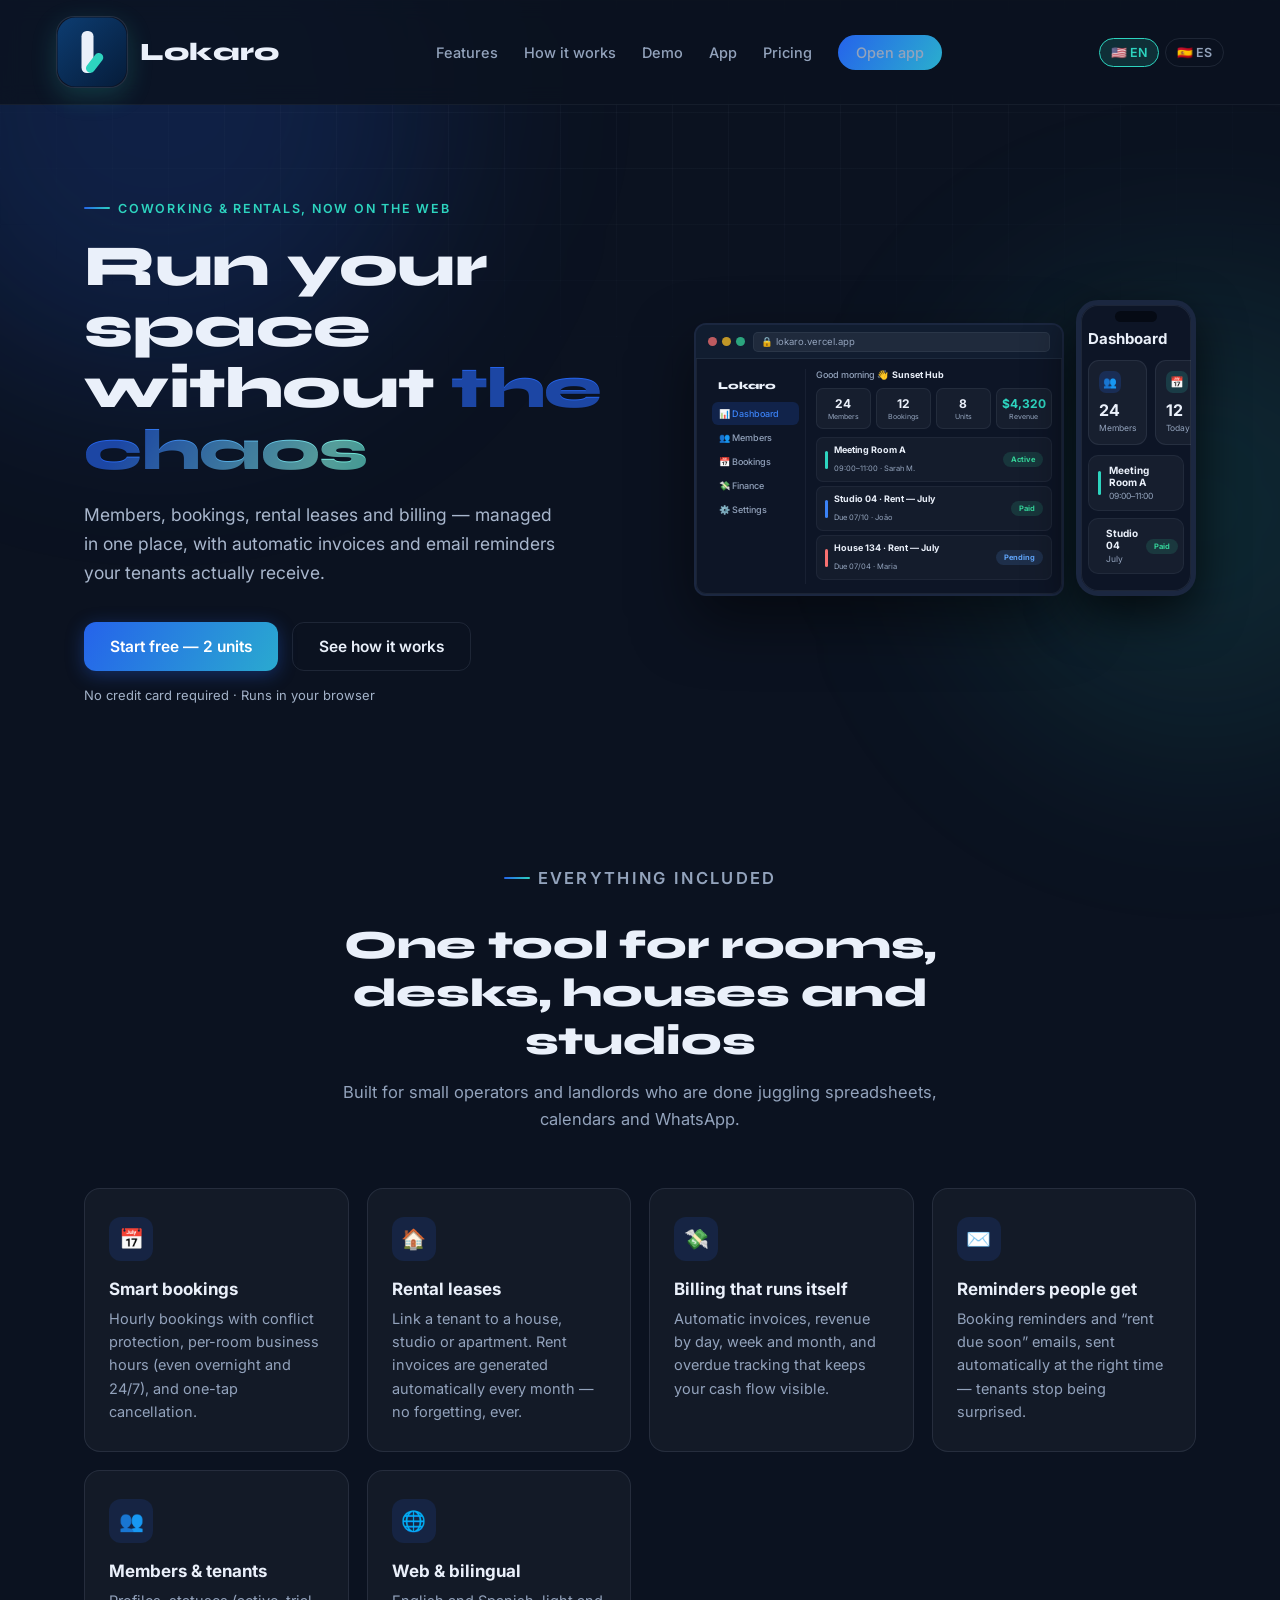
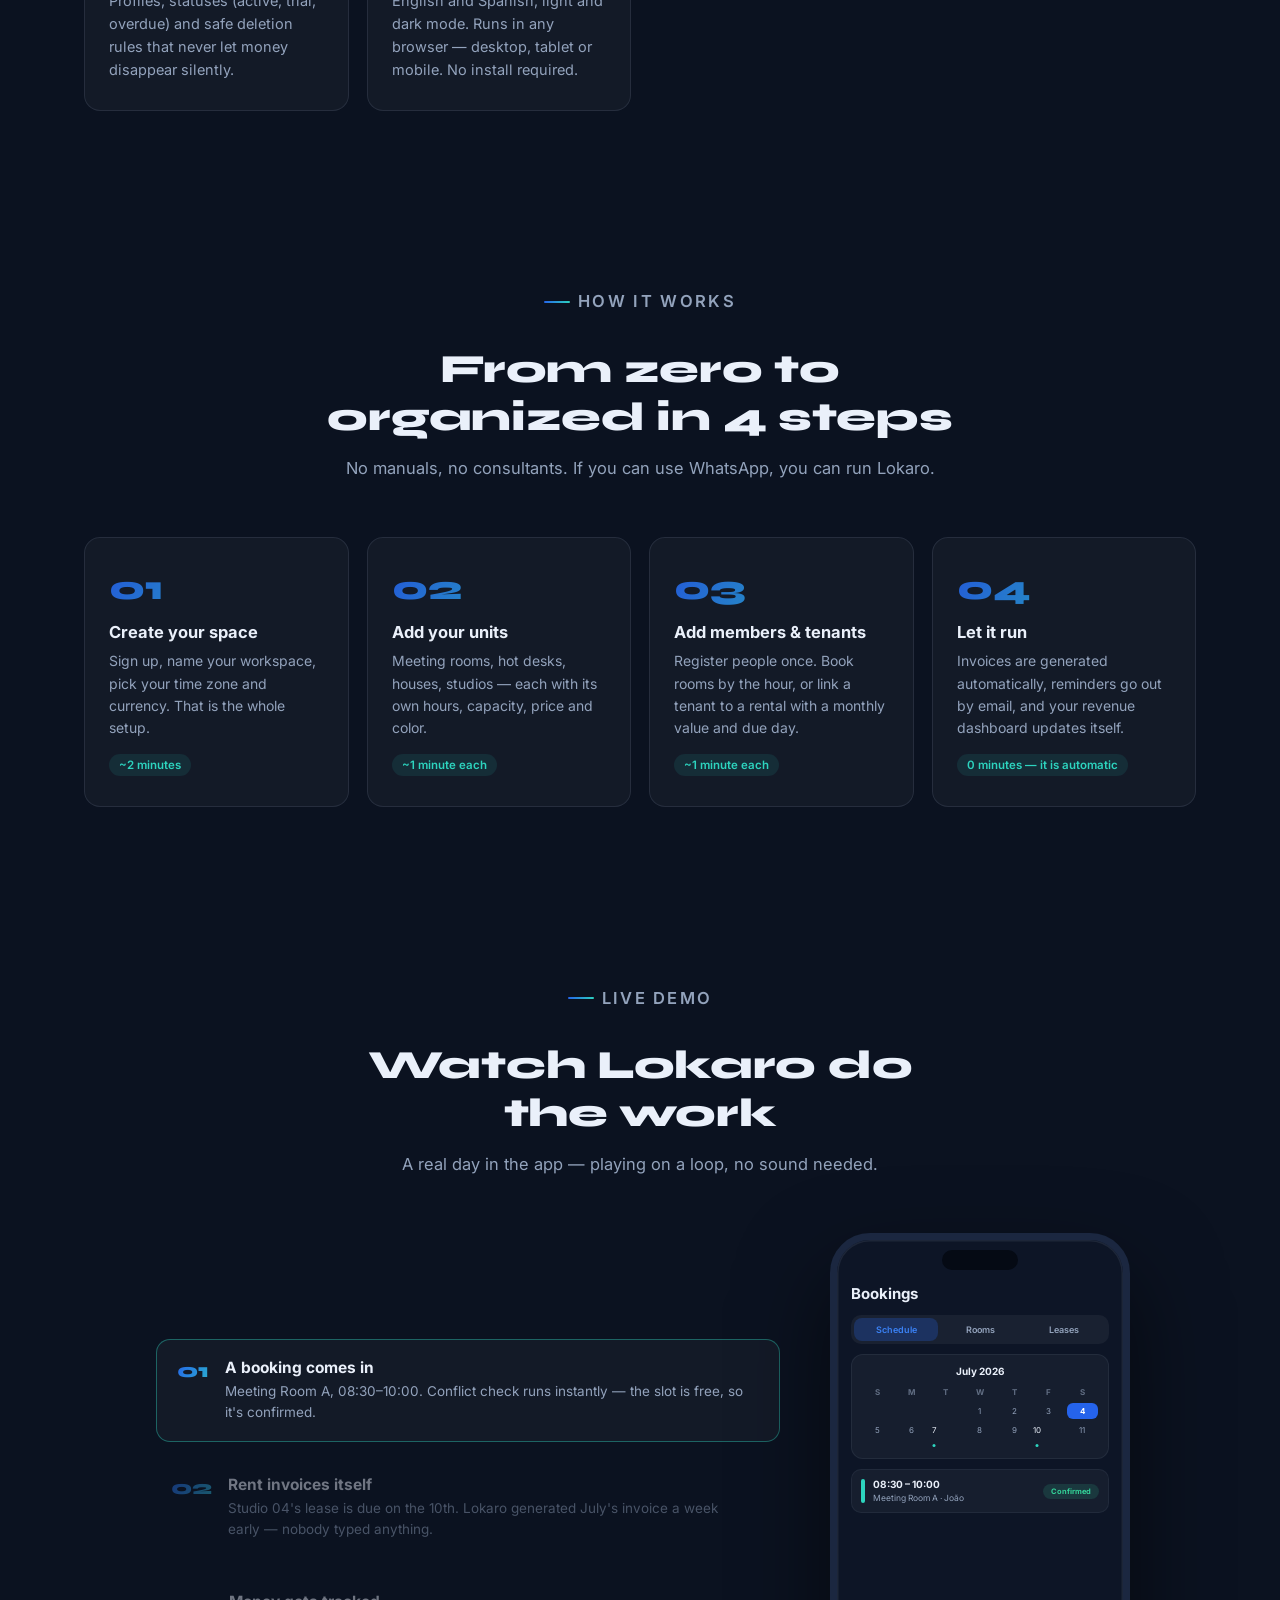
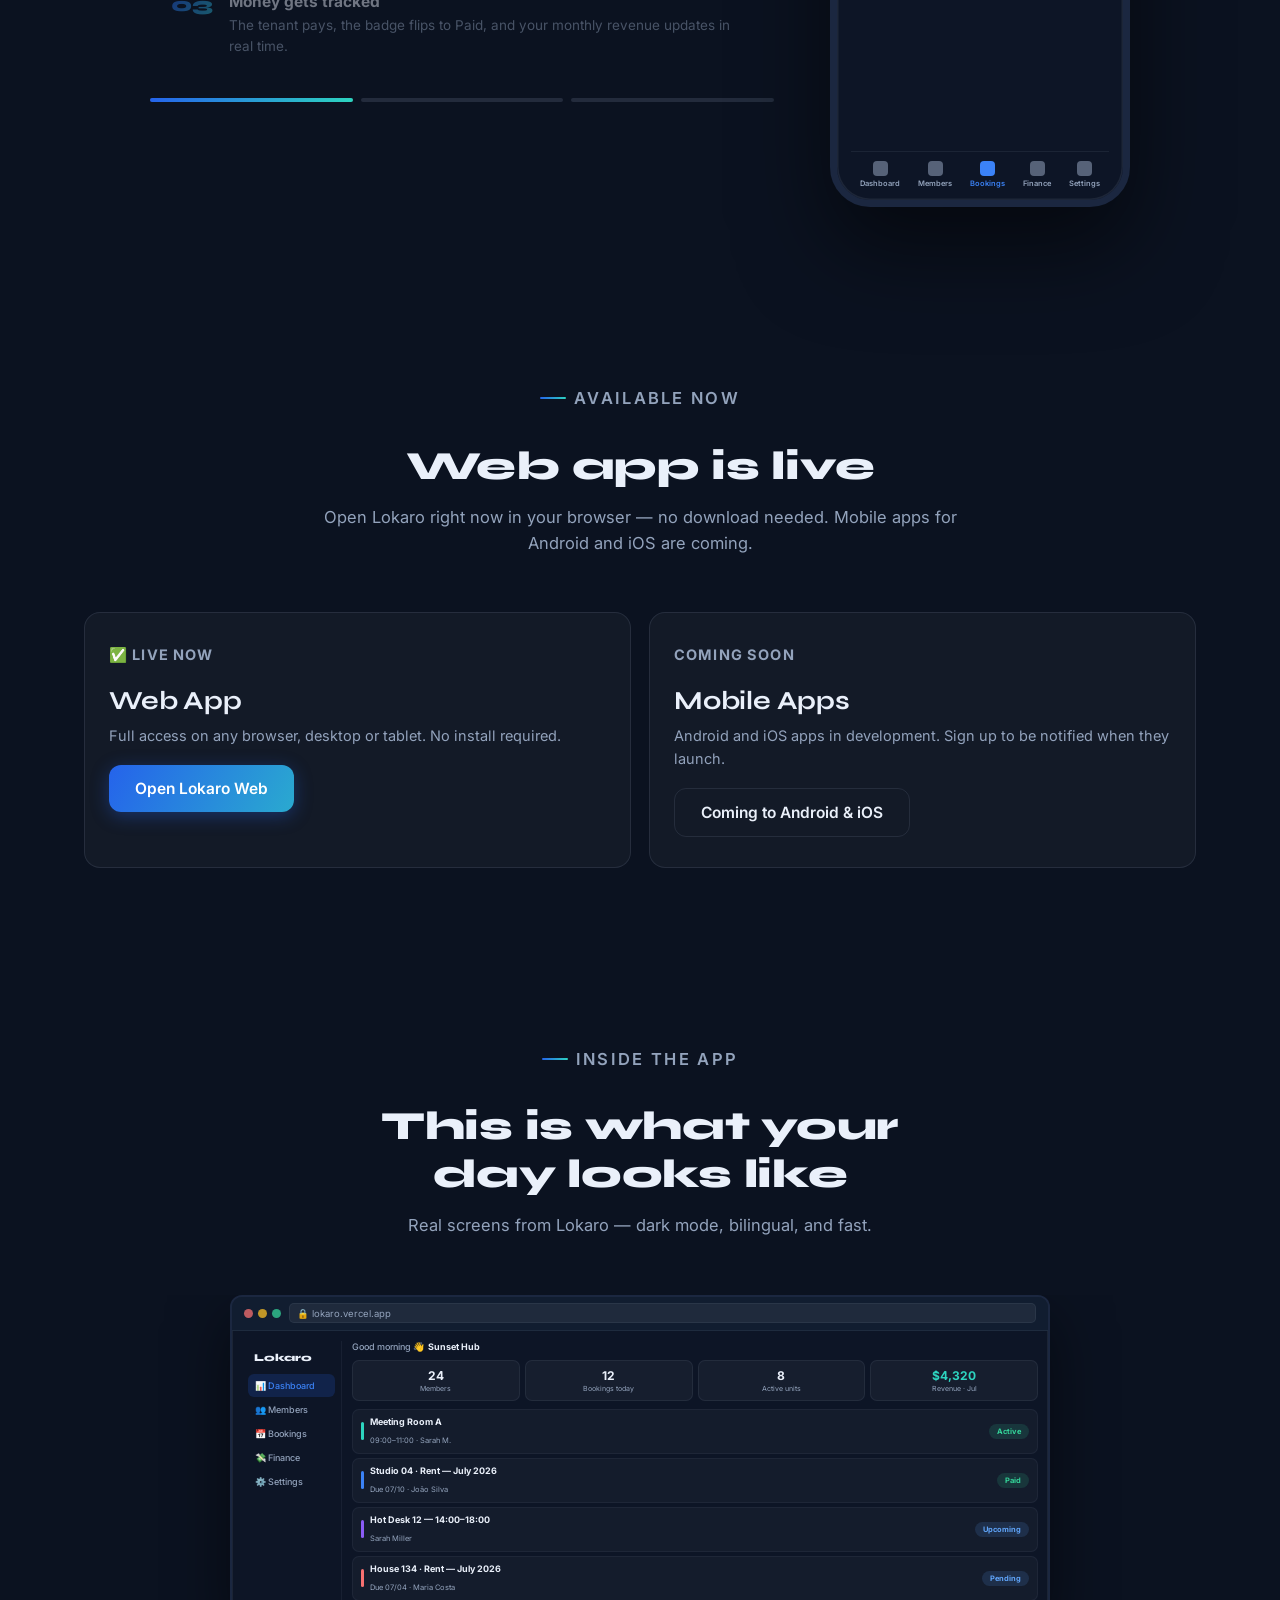
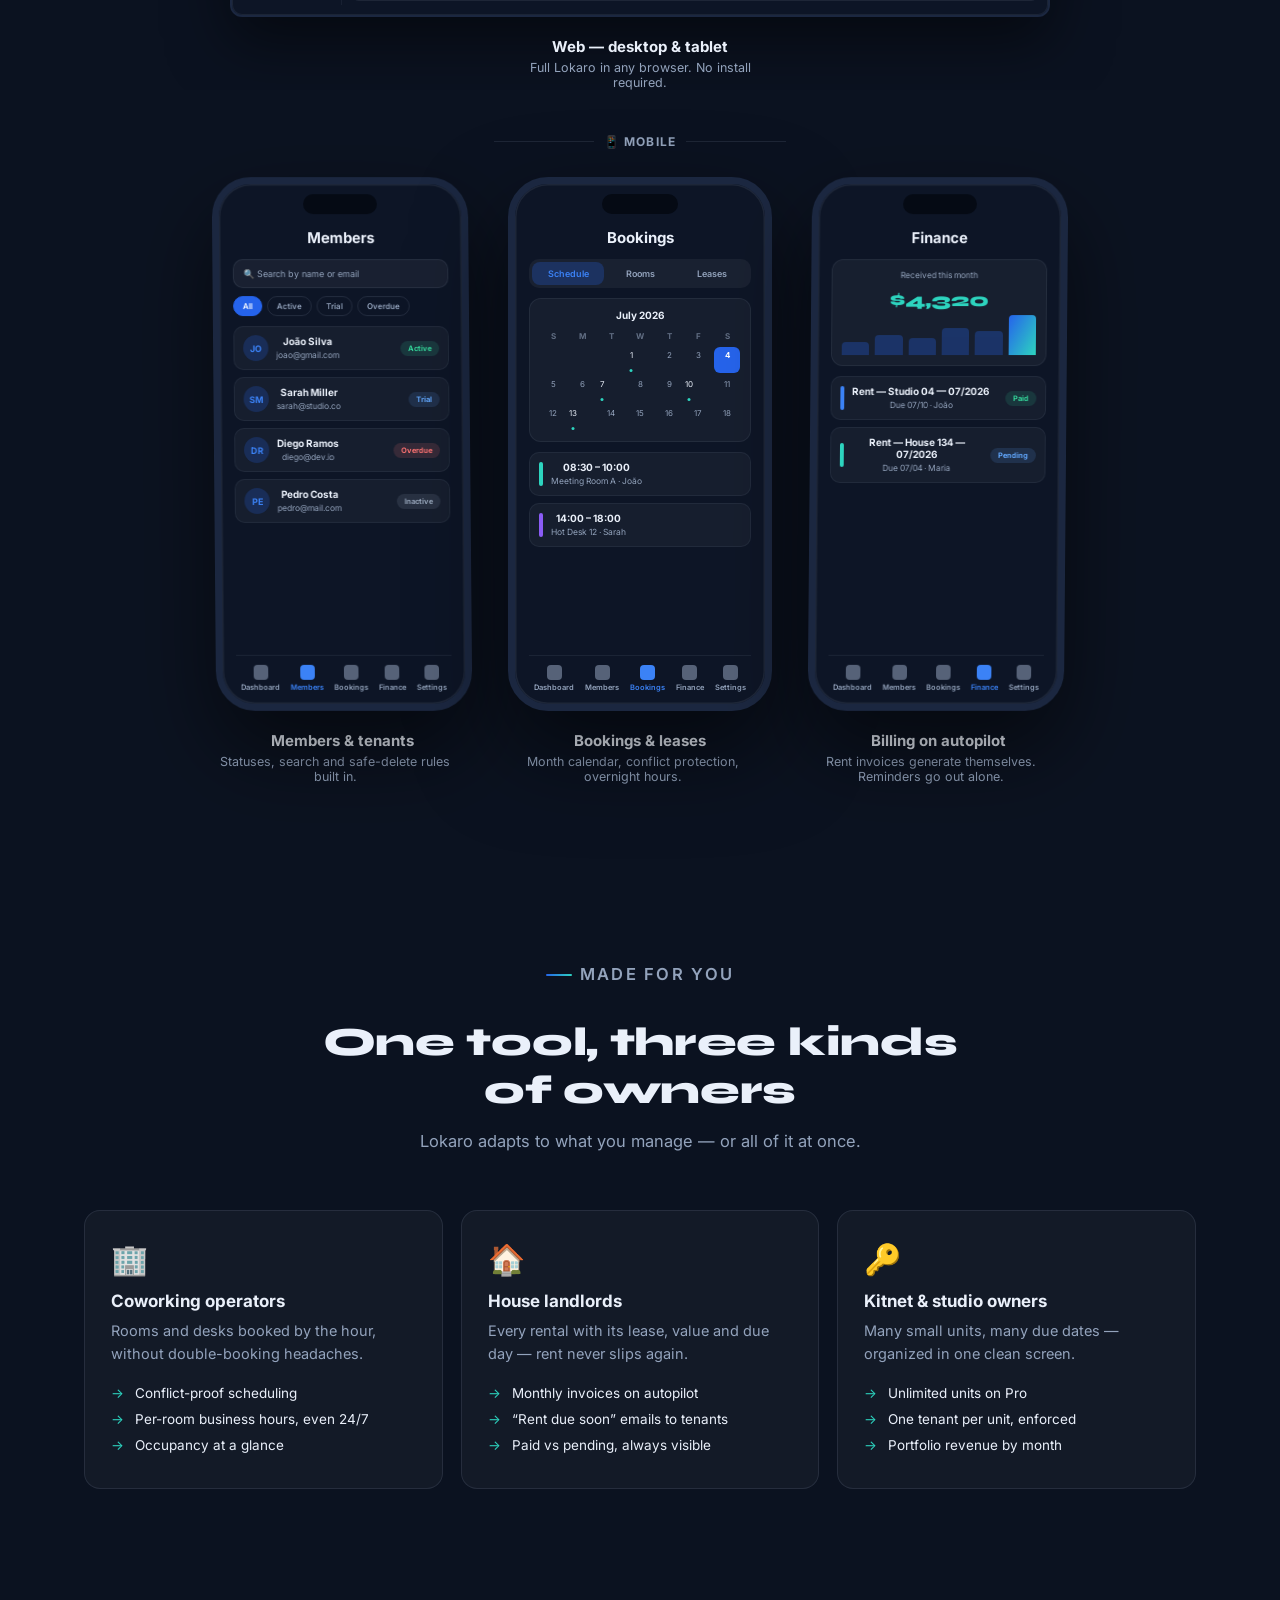
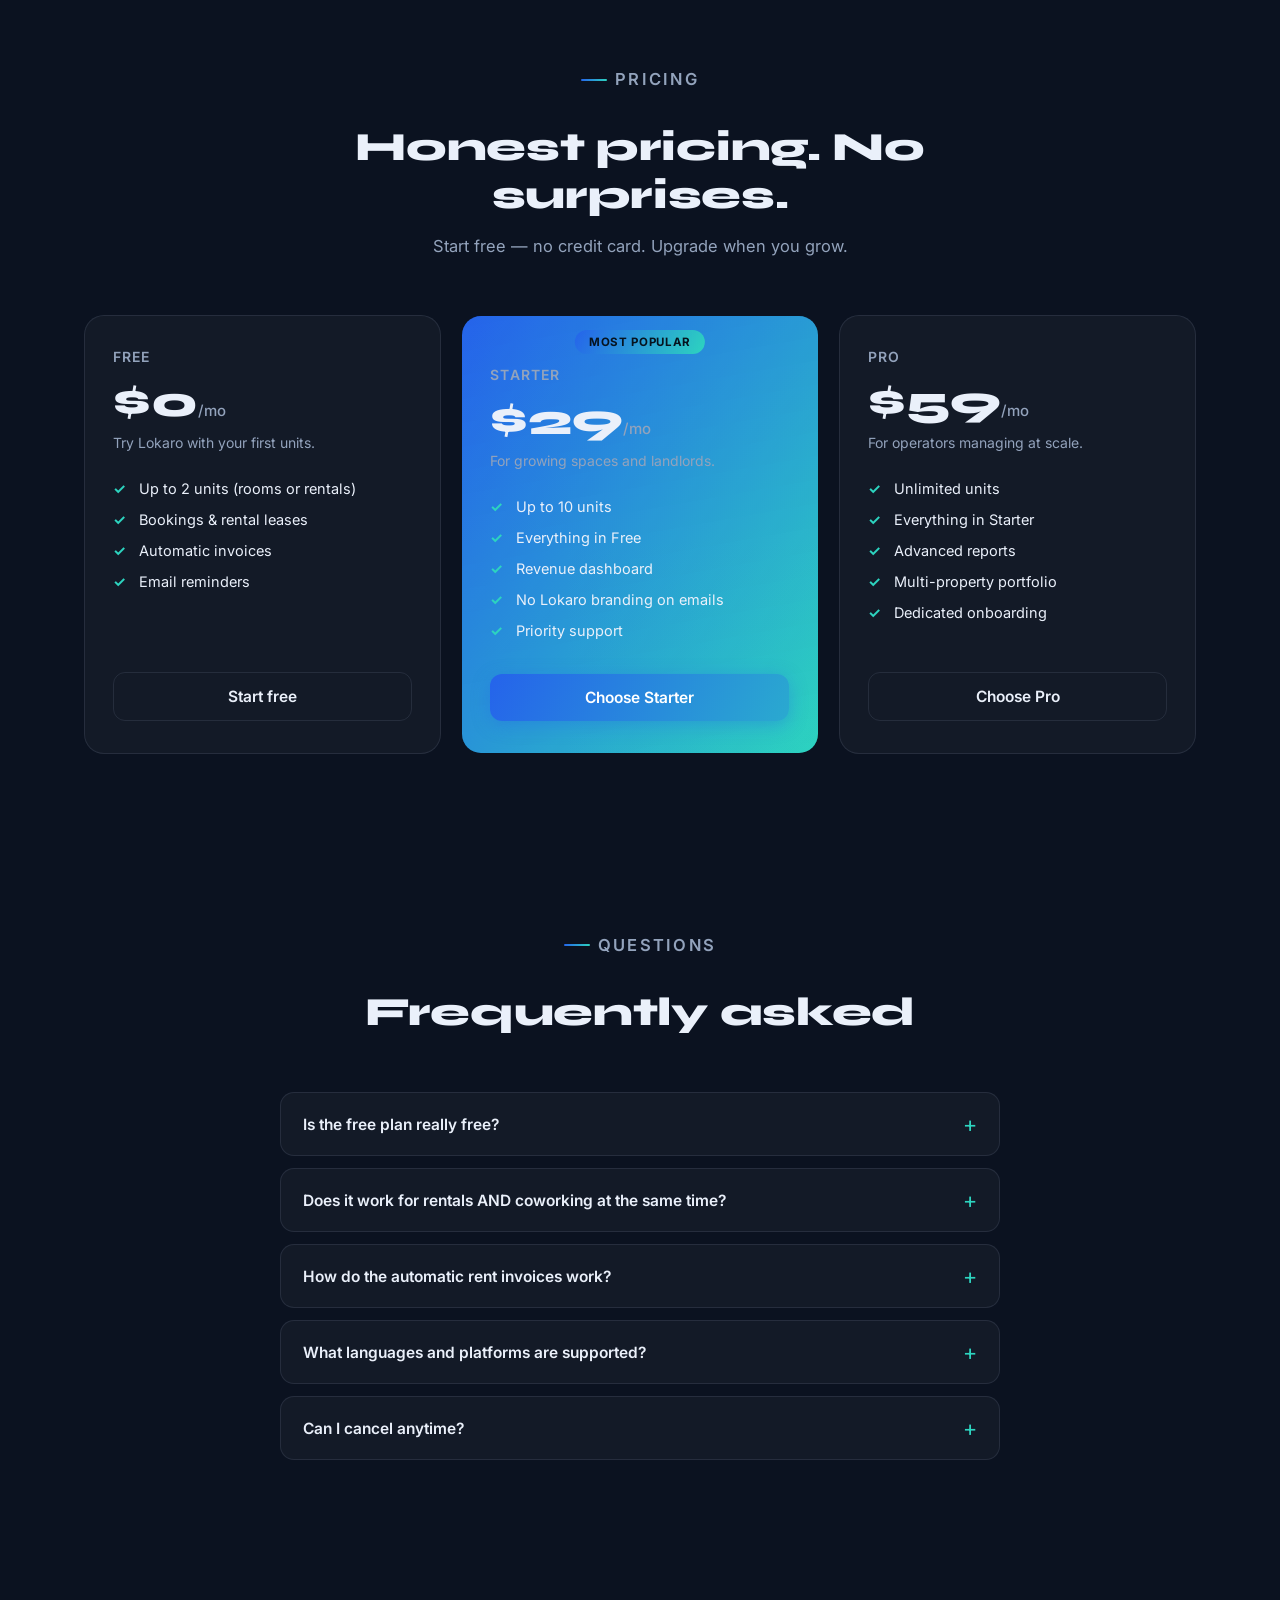
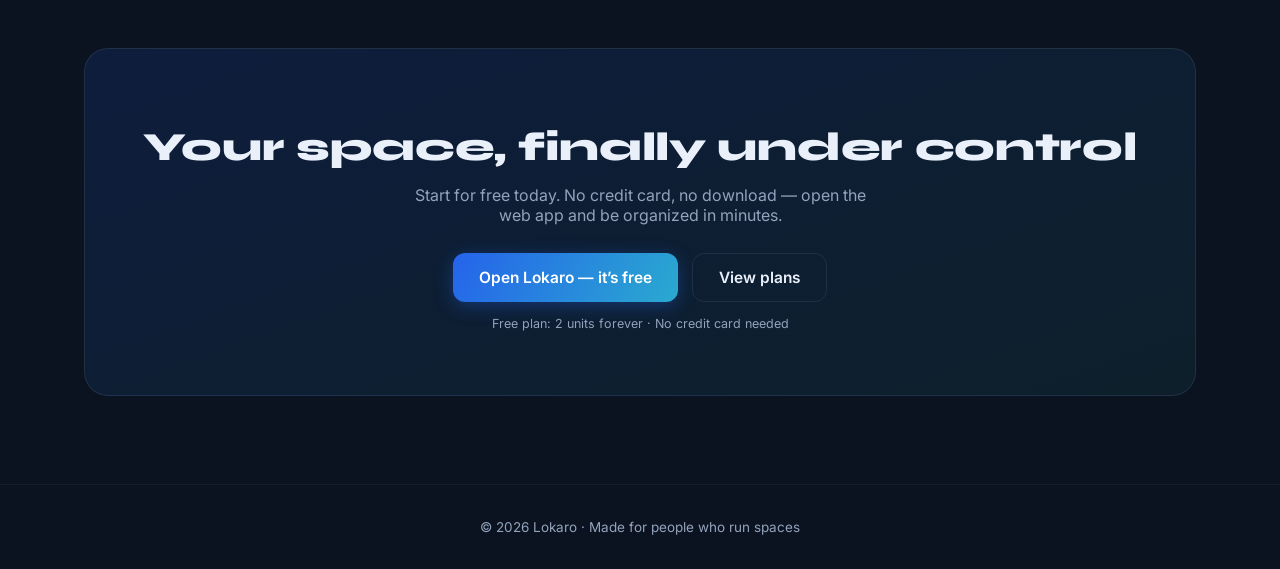
<file: index.html>
﻿<!DOCTYPE html>
<html lang="en">
<head>
<meta charset="UTF-8">
<meta name="viewport" content="width=device-width, initial-scale=1.0">
<title>Lokaro — Run your coworking space and rentals without the chaos</title>
<meta name="description" content="Lokaro manages members, bookings, rental leases and billing for coworking spaces and small landlords. Start free.">
<link rel="preconnect" href="https://fonts.googleapis.com">
<link rel="preconnect" href="https://fonts.gstatic.com" crossorigin>
<link href="https://fonts.googleapis.com/css2?family=Syne:wght@700;800&family=Inter:wght@400;500;600;700&display=swap" rel="stylesheet">
<link rel="stylesheet" href="css/style.css">
</head>
<body>
<div class="scrollbar-top" id="scrollbar"></div>
<div class="glow g1"></div><div class="glow g2"></div><div class="grid-bg"></div>

<nav>
  <a class="brand" href="#top">
    <img class="logo" alt="Lokaro" src="assets/images/logo.svg">
    <span>Lokaro</span>
  </a>
  <div class="nav-links">
    <a href="#features" data-i18n="nav.features">Features</a>
    <a href="#how" data-i18n="nav.how">How it works</a>
    <a href="#demo" data-i18n="nav.demo">Demo</a>
    <a href="#app-download" data-i18n="nav.app">App</a>
    <a href="#pricing" data-i18n="nav.pricing">Pricing</a>
    <a href="https://lokaro.vercel.app/" target="_blank" rel="noopener" class="nav-cta" data-i18n="nav.cta">Open app</a>
  </div>
  <div class="lang-switch">
    <button class="lang-btn active" data-lang="en" aria-label="English">🇺🇸 EN</button>
    <button class="lang-btn" data-lang="es" aria-label="Español">🇪🇸 ES</button>
  </div>
</nav>

<header class="hero" id="top">
  <div>
    <p class="eyebrow" data-i18n="hero.eyebrow">Coworking &amp; rentals, now on the web</p>
    <h1 data-i18n="hero.h1">Run your space without <span class="gword">the chaos</span></h1>
    <p class="sub" data-i18n="hero.sub">Members, bookings, rental leases and billing — managed in one place, with automatic invoices and email reminders your tenants actually receive.</p>
    <div class="cta-row">
      <a class="btn primary" href="https://lokaro.vercel.app/" target="_blank" rel="noopener" data-i18n="hero.cta1">Start free — 2 units</a>
      <a class="btn ghost" href="#features" data-i18n="hero.cta2">See how it works</a>
    </div>
    <p class="hero-note" data-i18n="hero.note">No credit card required · Runs in your browser</p>
  </div>

  <div class="mock device-hero" aria-hidden="true">
    <div class="browser">
      <div class="browser-bar">
        <div class="browser-dots"><span></span><span></span><span></span></div>
        <div class="browser-url">🔒&nbsp;lokaro.vercel.app</div>
      </div>
      <div class="bscreen">
        <div class="blayout">
          <div class="bsidebar">
            <div class="bsb-logo">Lokaro</div>
            <div class="bsb-item active">📊 Dashboard</div>
            <div class="bsb-item">👥 Members</div>
            <div class="bsb-item">📅 Bookings</div>
            <div class="bsb-item">💸 Finance</div>
            <div class="bsb-item">⚙️ Settings</div>
          </div>
          <div class="bmain">
            <p class="bgreeting">Good morning 👋 &nbsp;<b style="color:var(--ink)">Sunset Hub</b></p>
            <div class="bkpis">
              <div class="bkpi"><b>24</b><span>Members</span></div>
              <div class="bkpi"><b>12</b><span>Bookings</span></div>
              <div class="bkpi"><b>8</b><span>Units</span></div>
              <div class="bkpi"><b style="color:#2DD4BF">$4,320</b><span>Revenue</span></div>
            </div>
            <div class="brow"><div class="bbar" style="background:#2DD4BF"></div><div><b>Meeting Room A</b><small>09:00–11:00 · Sarah M.</small></div><span class="pbadge g">Active</span></div>
            <div class="brow"><div class="bbar" style="background:#3B82F6"></div><div><b>Studio 04 · Rent — July</b><small>Due 07/10 · João</small></div><span class="pbadge g">Paid</span></div>
            <div class="brow"><div class="bbar" style="background:#F87171"></div><div><b>House 134 · Rent — July</b><small>Due 07/04 · Maria</small></div><span class="pbadge b">Pending</span></div>
          </div>
        </div>
      </div>
    </div>
    <div class="phone phone-mini">
      <div class="pscreen">
        <p class="ptitle">Dashboard</p>
        <div class="pkpis">
          <div class="pkpi"><div class="pi" style="background:rgba(37,99,235,.2);color:#60A5FA">👥</div><b>24</b><span>Members</span></div>
          <div class="pkpi"><div class="pi" style="background:rgba(45,212,191,.16);color:#2DD4BF">📅</div><b>12</b><span>Today</span></div>
        </div>
        <div class="prow"><div class="pbar" style="background:#2DD4BF"></div><div><b>Meeting Room A</b><small>09:00–11:00</small></div></div>
        <div class="prow"><div class="pbar" style="background:#3B82F6"></div><div><b>Studio 04</b><small>July</small></div><span class="pbadge g">Paid</span></div>
      </div>
    </div>
  </div>
  </header>

<section id="features">
  <div class="sec-head reveal">
    <p class="eyebrow" style="justify-content:center" data-i18n="feat.eyebrow">Everything included</p>
    <h2 data-i18n="feat.h2">One tool for rooms, desks, houses and studios</h2>
    <p data-i18n="feat.p">Built for small operators and landlords who are done juggling spreadsheets, calendars and WhatsApp.</p>
  </div>
  <div class="features">
    <div class="feat reveal spot"><div class="ico">📅</div><h3 data-i18n="feat1.h">Smart bookings</h3><p data-i18n="feat1.p">Hourly bookings with conflict protection, per-room business hours (even overnight and 24/7), and one-tap cancellation.</p></div>
    <div class="feat reveal spot"><div class="ico">🏠</div><h3 data-i18n="feat2.h">Rental leases</h3><p data-i18n="feat2.p">Link a tenant to a house, studio or apartment. Rent invoices are generated automatically every month — no forgetting, ever.</p></div>
    <div class="feat reveal spot"><div class="ico">💸</div><h3 data-i18n="feat3.h">Billing that runs itself</h3><p data-i18n="feat3.p">Automatic invoices, revenue by day, week and month, and overdue tracking that keeps your cash flow visible.</p></div>
    <div class="feat reveal spot"><div class="ico">✉️</div><h3 data-i18n="feat4.h">Reminders people get</h3><p data-i18n="feat4.p">Booking reminders and "rent due soon" emails, sent automatically at the right time — tenants stop being surprised.</p></div>
    <div class="feat reveal spot"><div class="ico">👥</div><h3 data-i18n="feat5.h">Members &amp; tenants</h3><p data-i18n="feat5.p">Profiles, statuses (active, trial, overdue) and safe deletion rules that never let money disappear silently.</p></div>
    <div class="feat reveal spot"><div class="ico">🌐</div><h3 data-i18n="feat6.h">Web &amp; bilingual</h3><p data-i18n="feat6.p">English and Spanish, light and dark mode. Runs in any browser — desktop, tablet or mobile. No install required.</p></div>
  </div>
</section>


<section id="how">
  <div class="sec-head reveal">
    <p class="eyebrow" style="justify-content:center" data-i18n="how.eyebrow">How it works</p>
    <h2 data-i18n="how.h2">From zero to organized in 4 steps</h2>
    <p data-i18n="how.p">No manuals, no consultants. If you can use WhatsApp, you can run Lokaro.</p>
  </div>
  <div class="steps">
    <div class="step reveal spot">
      <h3 data-i18n="step1.h">Create your space</h3>
      <p data-i18n="step1.p">Sign up, name your workspace, pick your time zone and currency. That is the whole setup.</p>
      <span class="stime" data-i18n="step1.t">~2 minutes</span>
    </div>
    <div class="step reveal spot">
      <h3 data-i18n="step2.h">Add your units</h3>
      <p data-i18n="step2.p">Meeting rooms, hot desks, houses, studios — each with its own hours, capacity, price and color.</p>
      <span class="stime" data-i18n="step2.t">~1 minute each</span>
    </div>
    <div class="step reveal spot">
      <h3 data-i18n="step3.h">Add members &amp; tenants</h3>
      <p data-i18n="step3.p">Register people once. Book rooms by the hour, or link a tenant to a rental with a monthly value and due day.</p>
      <span class="stime" data-i18n="step3.t">~1 minute each</span>
    </div>
    <div class="step reveal spot">
      <h3 data-i18n="step4.h">Let it run</h3>
      <p data-i18n="step4.p">Invoices are generated automatically, reminders go out by email, and your revenue dashboard updates itself.</p>
      <span class="stime" data-i18n="step4.t">0 minutes — it is automatic</span>
    </div>
  </div>
</section>


<section id="demo">
  <div class="sec-head reveal">
    <p class="eyebrow" style="justify-content:center" data-i18n="demo.eyebrow">Live demo</p>
    <h2 data-i18n="demo.h2">Watch Lokaro do the work</h2>
    <p data-i18n="demo.p">A real day in the app — playing on a loop, no sound needed.</p>
  </div>
    <div class="demo-wrap reveal">
    <div>
      <div class="demo-steps">
        <div class="dstep spot" data-step="0">
          <span class="dn">01</span>
          <div><h3>A booking comes in</h3><p>Meeting Room A, 08:30–10:00. Conflict check runs instantly — the slot is free, so it's confirmed.</p></div>
        </div>
        <div class="dstep spot" data-step="1">
          <span class="dn">02</span>
          <div><h3>Rent invoices itself</h3><p>Studio 04's lease is due on the 10th. Lokaro generated July's invoice a week early — nobody typed anything.</p></div>
        </div>
        <div class="dstep spot" data-step="2">
          <span class="dn">03</span>
          <div><h3>Money gets tracked</h3><p>The tenant pays, the badge flips to Paid, and your monthly revenue updates in real time.</p></div>
        </div>
      </div>
      <div class="demo-progress"><i></i><i></i><i></i></div>
    </div>

    <div class="phone demo-phone">
      <div class="pscreen">

        <!-- Cena 1: reserva chegando -->
        <div class="scene" data-scene="0">
          <p class="ptitle">Bookings</p>
          <div class="pseg"><span class="on">Schedule</span><span>Rooms</span><span>Leases</span></div>
          <div class="pcal">
            <p class="pmon">July 2026</p>
            <div class="pdays">
              <span class="pd hd">S</span><span class="pd hd">M</span><span class="pd hd">T</span><span class="pd hd">W</span><span class="pd hd">T</span><span class="pd hd">F</span><span class="pd hd">S</span>
              <span class="pd"></span><span class="pd"></span><span class="pd"></span><span class="pd">1</span><span class="pd">2</span><span class="pd">3</span><span class="pd sel">4</span>
              <span class="pd">5</span><span class="pd">6</span><span class="pd dot">7</span><span class="pd">8</span><span class="pd">9</span><span class="pd dot">10</span><span class="pd">11</span>
            </div>
          </div>
          <div class="prow rowin"><div class="pbar" style="background:#2DD4BF"></div><div><b>08:30 – 10:00</b><small>Meeting Room A · João</small></div><span class="pbadge g">Confirmed</span></div>
          <span class="tap" style="bottom:118px;right:26px"></span>
          <div class="ptabs">
            <span class="ptab"><i></i>Dashboard</span>
            <span class="ptab"><i></i>Members</span>
            <span class="ptab on"><i></i>Bookings</span>
            <span class="ptab"><i></i>Finance</span>
            <span class="ptab"><i></i>Settings</span>
          </div>
        </div>

        <!-- Cena 2: fatura de aluguel nascendo -->
        <div class="scene" data-scene="1">
          <p class="ptitle">Finance</p>
          <div class="pcardinfo"><b>Automatic billing</b><p>Lease found · Studio 04 · due day 10 → generating July's invoice…</p></div>
          <div class="prow"><div class="pbar" style="background:#8B5CF6"></div><div><b>Rent — House 134 — 07/2026</b><small>Due 07/04 · Maria</small></div><span class="pbadge g">Paid</span></div>
          <div class="prow rowin"><div class="pbar" style="background:#3B82F6"></div><div><b>Rent — Studio 04 — 07/2026</b><small>Due 07/10 · João</small></div><span class="pbadge b">Pending</span></div>
          <span class="tap" style="top:190px;left:40px"></span>
          <div class="ptabs">
            <span class="ptab"><i></i>Dashboard</span>
            <span class="ptab"><i></i>Members</span>
            <span class="ptab"><i></i>Bookings</span>
            <span class="ptab on"><i></i>Finance</span>
            <span class="ptab"><i></i>Settings</span>
          </div>
        </div>

        <!-- Cena 3: pagamento e receita subindo -->
        <div class="scene" data-scene="2">
          <p class="ptitle">Finance</p>
          <div class="prev">
            <p class="rl">Received this month</p>
            <p class="rv" style="color:#2DD4BF">$<span id="rvCount">0</span></p>
            <div class="pbars">
              <i style="height:30%"></i><i style="height:45%"></i><i style="height:38%"></i>
              <i style="height:62%"></i><i style="height:55%"></i><i class="hi growbar" style="height:92%"></i>
            </div>
          </div>
          <div class="prow flipbadge"><div class="pbar" style="background:#3B82F6"></div><div><b>Rent — Studio 04 — 07/2026</b><small>Due 07/10 · João</small></div><span class="pbadge b pb-pending">Pending</span><span class="pbadge g pb-paid">Paid</span></div>
          <span class="tap" style="top:236px;right:30px"></span>
          <div class="ptabs">
            <span class="ptab"><i></i>Dashboard</span>
            <span class="ptab"><i></i>Members</span>
            <span class="ptab"><i></i>Bookings</span>
            <span class="ptab on"><i></i>Finance</span>
            <span class="ptab"><i></i>Settings</span>
          </div>
        </div>

      </div>
    </div>
  </div>
</section>

<section id="app-download">
  <div class="sec-head reveal">
    <p class="eyebrow" style="justify-content:center" data-i18n="app.eyebrow">Available now</p>
    <h2 data-i18n="app.h2">Web app is live</h2>
    <p data-i18n="app.p">Open Lokaro right now in your browser — no download needed. Mobile apps for Android and iOS are coming.</p>
  </div>
  <div class="stores reveal">
    <article class="store-card spot">
      <p class="store-tag" data-i18n="app.web.tag">✅ Live now</p>
      <h3 data-i18n="app.web.h">Web App</h3>
      <p data-i18n="app.web.p">Full access on any browser, desktop or tablet. No install required.</p>
      <a class="btn primary" href="https://lokaro.vercel.app/" target="_blank" rel="noopener" data-i18n="app.web.btn">Open Lokaro Web</a>
    </article>
    <article class="store-card spot">
      <p class="store-tag" data-i18n="app.mobile.tag">Coming soon</p>
      <h3 data-i18n="app.mobile.h">Mobile Apps</h3>
      <p data-i18n="app.mobile.p">Android and iOS apps in development. Sign up to be notified when they launch.</p>
      <a class="btn ghost" href="https://lokaro.co" target="_blank" rel="noopener" data-i18n="app.mobile.btn">Coming to Android &amp; iOS</a>
    </article>
  </div>
</section>

<section id="inside">
  <div class="sec-head reveal">
    <p class="eyebrow" style="justify-content:center" data-i18n="inside.eyebrow">Inside the app</p>
    <h2 data-i18n="inside.h2">This is what your day looks like</h2>
    <p data-i18n="inside.p">Real screens from Lokaro — dark mode, bilingual, and fast.</p>
  </div>
  <div class="web-showcase reveal spot">
    <div class="browser show-browser">
      <div class="browser-bar">
        <div class="browser-dots"><span></span><span></span><span></span></div>
        <div class="browser-url">🔒&nbsp;lokaro.vercel.app</div>
      </div>
      <div class="bscreen">
        <div class="blayout">
          <div class="bsidebar">
            <div class="bsb-logo">Lokaro</div>
            <div class="bsb-item active">📊 Dashboard</div>
            <div class="bsb-item">👥 Members</div>
            <div class="bsb-item">📅 Bookings</div>
            <div class="bsb-item">💸 Finance</div>
            <div class="bsb-item">⚙️ Settings</div>
          </div>
          <div class="bmain">
            <p class="bgreeting">Good morning 👋 &nbsp;<b style="color:var(--ink)">Sunset Hub</b></p>
            <div class="bkpis">
              <div class="bkpi"><b>24</b><span>Members</span></div>
              <div class="bkpi"><b>12</b><span>Bookings today</span></div>
              <div class="bkpi"><b>8</b><span>Active units</span></div>
              <div class="bkpi"><b style="color:#2DD4BF">$4,320</b><span>Revenue · Jul</span></div>
            </div>
            <div class="brow"><div class="bbar" style="background:#2DD4BF"></div><div><b>Meeting Room A</b><small>09:00–11:00 · Sarah M.</small></div><span class="pbadge g">Active</span></div>
            <div class="brow"><div class="bbar" style="background:#3B82F6"></div><div><b>Studio 04 · Rent — July 2026</b><small>Due 07/10 · João Silva</small></div><span class="pbadge g">Paid</span></div>
            <div class="brow"><div class="bbar" style="background:#8B5CF6"></div><div><b>Hot Desk 12 — 14:00–18:00</b><small>Sarah Miller</small></div><span class="pbadge b">Upcoming</span></div>
            <div class="brow"><div class="bbar" style="background:#F87171"></div><div><b>House 134 · Rent — July 2026</b><small>Due 07/04 · Maria Costa</small></div><span class="pbadge b">Pending</span></div>
          </div>
        </div>
      </div>
    </div>
    <p class="show-cap" style="text-align:center;margin-top:20px">Web — desktop &amp; tablet<small>Full Lokaro in any browser. No install required.</small></p>
  </div>

  <p class="mobile-label reveal">📱 Mobile</p>
  <div class="showcase reveal">

    <div class="show-item">
      <div class="phone"><div class="pscreen">
        <p class="ptitle">Members</p>
        <div class="psearch">🔍 Search by name or email</div>
        <div class="pchips"><span class="pchip on">All</span><span class="pchip">Active</span><span class="pchip">Trial</span><span class="pchip">Overdue</span></div>
        <div class="prow"><div class="pav">JO</div><div><b>João Silva</b><small>joao@gmail.com</small></div><span class="pbadge g">Active</span></div>
        <div class="prow"><div class="pav">SM</div><div><b>Sarah Miller</b><small>sarah@studio.co</small></div><span class="pbadge b">Trial</span></div>
        <div class="prow"><div class="pav">DR</div><div><b>Diego Ramos</b><small>diego@dev.io</small></div><span class="pbadge r">Overdue</span></div>
        <div class="prow"><div class="pav">PE</div><div><b>Pedro Costa</b><small>pedro@mail.com</small></div><span class="pbadge gr">Inactive</span></div>
        <div class="ptabs">
          <span class="ptab"><i></i>Dashboard</span>
          <span class="ptab on"><i></i>Members</span>
          <span class="ptab"><i></i>Bookings</span>
          <span class="ptab"><i></i>Finance</span>
          <span class="ptab"><i></i>Settings</span>
        </div>
      </div></div>
      <p class="show-cap">Members &amp; tenants<small>Statuses, search and safe-delete rules built in.</small></p>
    </div>

    <div class="show-item">
      <div class="phone"><div class="pscreen">
        <p class="ptitle">Bookings</p>
        <div class="pseg"><span class="on">Schedule</span><span>Rooms</span><span>Leases</span></div>
        <div class="pcal">
          <p class="pmon">July 2026</p>
          <div class="pdays">
            <span class="pd hd">S</span><span class="pd hd">M</span><span class="pd hd">T</span><span class="pd hd">W</span><span class="pd hd">T</span><span class="pd hd">F</span><span class="pd hd">S</span>
            <span class="pd"></span><span class="pd"></span><span class="pd"></span><span class="pd dot">1</span><span class="pd">2</span><span class="pd">3</span><span class="pd sel">4</span>
            <span class="pd">5</span><span class="pd">6</span><span class="pd dot">7</span><span class="pd">8</span><span class="pd">9</span><span class="pd dot">10</span><span class="pd">11</span>
            <span class="pd">12</span><span class="pd dot">13</span><span class="pd">14</span><span class="pd">15</span><span class="pd">16</span><span class="pd">17</span><span class="pd">18</span>
          </div>
        </div>
        <div class="prow"><div class="pbar" style="background:#2DD4BF"></div><div><b>08:30 – 10:00</b><small>Meeting Room A · João</small></div></div>
        <div class="prow"><div class="pbar" style="background:#8B5CF6"></div><div><b>14:00 – 18:00</b><small>Hot Desk 12 · Sarah</small></div></div>
        <div class="ptabs">
          <span class="ptab"><i></i>Dashboard</span>
          <span class="ptab"><i></i>Members</span>
          <span class="ptab on"><i></i>Bookings</span>
          <span class="ptab"><i></i>Finance</span>
          <span class="ptab"><i></i>Settings</span>
        </div>
      </div></div>
      <p class="show-cap">Bookings &amp; leases<small>Month calendar, conflict protection, overnight hours.</small></p>
    </div>

    <div class="show-item">
      <div class="phone"><div class="pscreen">
        <p class="ptitle">Finance</p>
        <div class="prev">
          <p class="rl">Received this month</p>
          <p class="rv" style="color:#2DD4BF">$4,320</p>
          <div class="pbars"><i style="height:30%"></i><i style="height:45%"></i><i style="height:38%"></i><i style="height:62%"></i><i style="height:55%"></i><i class="hi" style="height:92%"></i></div>
        </div>
        <div class="prow"><div class="pbar" style="background:#3B82F6"></div><div><b>Rent — Studio 04 — 07/2026</b><small>Due 07/10 · João</small></div><span class="pbadge g">Paid</span></div>
        <div class="prow"><div class="pbar" style="background:#2DD4BF"></div><div><b>Rent — House 134 — 07/2026</b><small>Due 07/04 · Maria</small></div><span class="pbadge b">Pending</span></div>
        <div class="ptabs">
          <span class="ptab"><i></i>Dashboard</span>
          <span class="ptab"><i></i>Members</span>
          <span class="ptab"><i></i>Bookings</span>
          <span class="ptab on"><i></i>Finance</span>
          <span class="ptab"><i></i>Settings</span>
        </div>
      </div></div>
      <p class="show-cap">Billing on autopilot<small>Rent invoices generate themselves. Reminders go out alone.</small></p>
    </div>

  </div>
</section>

<section id="who">
  <div class="sec-head reveal">
    <p class="eyebrow" style="justify-content:center" data-i18n="who.eyebrow">Made for you</p>
    <h2 data-i18n="who.h2">One tool, three kinds of owners</h2>
    <p data-i18n="who.p">Lokaro adapts to what you manage — or all of it at once.</p>
  </div>
  <div class="who">
    <div class="who-card reveal spot">
      <span class="wemoji">🏢</span>
      <h3 data-i18n="who1.h">Coworking operators</h3>
      <p data-i18n="who1.p">Rooms and desks booked by the hour, without double-booking headaches.</p>
      <ul>
        <li data-i18n="who1.li1">Conflict-proof scheduling</li>
        <li data-i18n="who1.li2">Per-room business hours, even 24/7</li>
        <li data-i18n="who1.li3">Occupancy at a glance</li>
      </ul>
    </div>
    <div class="who-card reveal spot">
      <span class="wemoji">🏠</span>
      <h3 data-i18n="who2.h">House landlords</h3>
      <p data-i18n="who2.p">Every rental with its lease, value and due day — rent never slips again.</p>
      <ul>
        <li data-i18n="who2.li1">Monthly invoices on autopilot</li>
        <li data-i18n="who2.li2">"Rent due soon" emails to tenants</li>
        <li data-i18n="who2.li3">Paid vs pending, always visible</li>
      </ul>
    </div>
    <div class="who-card reveal spot">
      <span class="wemoji">🔑</span>
      <h3 data-i18n="who3.h">Kitnet &amp; studio owners</h3>
      <p data-i18n="who3.p">Many small units, many due dates — organized in one clean screen.</p>
      <ul>
        <li data-i18n="who3.li1">Unlimited units on Pro</li>
        <li data-i18n="who3.li2">One tenant per unit, enforced</li>
        <li data-i18n="who3.li3">Portfolio revenue by month</li>
      </ul>
    </div>
  </div>
</section>

<section id="pricing">
  <div class="sec-head reveal">
    <p class="eyebrow" style="justify-content:center" data-i18n="pricing.eyebrow">Pricing</p>
    <h2 data-i18n="pricing.h2">Honest pricing. No surprises.</h2>
    <p data-i18n="pricing.p">Start free — no credit card. Upgrade when you grow.</p>
  </div>
  <div class="pricing">
    <div class="plan reveal spot">
      <div class="pname" data-i18n="free.name">Free</div>
      <div class="price">$0<span>/mo</span></div>
      <p class="pdesc" data-i18n="free.desc">Try Lokaro with your first units.</p>
      <ul>
        <li data-i18n="free.li1">Up to 2 units (rooms or rentals)</li>
        <li data-i18n="free.li2">Bookings &amp; rental leases</li>
        <li data-i18n="free.li3">Automatic invoices</li>
        <li data-i18n="free.li4">Email reminders</li>
      </ul>
      <a href="https://lokaro.vercel.app/" target="_blank" rel="noopener" class="btn ghost" data-i18n="free.btn">Start free</a>
    </div>
    <div class="plan featured reveal spot">
      <div class="pop" data-i18n="pricing.pop">MOST POPULAR</div>
      <div class="pname" data-i18n="starter.name">Starter</div>
      <div class="price">$29<span>/mo</span></div>
      <p class="pdesc" data-i18n="starter.desc">For growing spaces and landlords.</p>
      <ul>
        <li data-i18n="starter.li1">Up to 10 units</li>
        <li data-i18n="starter.li2">Everything in Free</li>
        <li data-i18n="starter.li3">Revenue dashboard</li>
        <li data-i18n="starter.li4">No Lokaro branding on emails</li>
        <li data-i18n="starter.li5">Priority support</li>
      </ul>
      <a href="https://lokaro.vercel.app/" target="_blank" rel="noopener" class="btn primary" data-i18n="starter.btn">Choose Starter</a>
    </div>
    <div class="plan reveal spot">
      <div class="pname" data-i18n="pro.name">Pro</div>
      <div class="price">$59<span>/mo</span></div>
      <p class="pdesc" data-i18n="pro.desc">For operators managing at scale.</p>
      <ul>
        <li data-i18n="pro.li1">Unlimited units</li>
        <li data-i18n="pro.li2">Everything in Starter</li>
        <li data-i18n="pro.li3">Advanced reports</li>
        <li data-i18n="pro.li4">Multi-property portfolio</li>
        <li data-i18n="pro.li5">Dedicated onboarding</li>
      </ul>
      <a href="https://lokaro.vercel.app/" target="_blank" rel="noopener" class="btn ghost" data-i18n="pro.btn">Choose Pro</a>
    </div>
  </div>
</section>


<section id="faq">
  <div class="sec-head reveal">
    <p class="eyebrow" style="justify-content:center" data-i18n="faq.eyebrow">Questions</p>
    <h2 data-i18n="faq.h2">Frequently asked</h2>
  </div>
  <div class="faq reveal">
    <details>
      <summary data-i18n="faq.q1">Is the free plan really free?</summary>
      <p class="fa" data-i18n="faq.a1">Yes. Up to 2 units, forever, with bookings, leases, automatic invoices and email reminders included. No credit card, no trial countdown.</p>
    </details>
    <details>
      <summary data-i18n="faq.q2">Does it work for rentals AND coworking at the same time?</summary>
      <p class="fa" data-i18n="faq.a2">Yes — that is the whole point. A unit can be a meeting room booked by the hour or a house with a monthly lease. Both live in the same dashboard and the same billing.</p>
    </details>
    <details>
      <summary data-i18n="faq.q3">How do the automatic rent invoices work?</summary>
      <p class="fa" data-i18n="faq.a3">When you create a lease, you set the monthly value and the due day. Lokaro generates the invoice 7 days before it is due, every month, and emails the tenant a reminder 3 days before. You just watch them get paid.</p>
    </details>
    <details>
      <summary data-i18n="faq.q4">What languages and platforms are supported?</summary>
      <p class="fa" data-i18n="faq.a4">English and Spanish. Lokaro runs as a web app on any browser — no download needed. Mobile apps for Android and iOS are in development.</p>
    </details>
    <details>
      <summary data-i18n="faq.q5">Can I cancel anytime?</summary>
      <p class="fa" data-i18n="faq.a5">Yes. Downgrade or cancel whenever you want — your data stays and your account simply returns to the Free plan limits.</p>
    </details>
  </div>
</section>

<section id="waitlist">
  <div class="cta-final reveal">
    <h2 data-i18n="cta.h2">Your space, finally under control</h2>
    <p style="color:var(--mut);max-width:460px;margin:10px auto 0" data-i18n="cta.p">Start for free today. No credit card, no download — open the web app and be organized in minutes.</p>
    <div class="cta-row" style="justify-content:center;margin-top:28px;flex-wrap:wrap">
      <a class="btn primary" href="https://lokaro.vercel.app/" target="_blank" rel="noopener" data-i18n="cta.btn1">Open Lokaro — it’s free</a>
      <a class="btn ghost" href="#pricing" data-i18n="cta.btn2">View plans</a>
    </div>
    <p class="form-note" data-i18n="cta.note">Free plan: 2 units forever · No credit card needed</p>
  </div>
</section>

<footer>
  <p>© 2026 Lokaro · <span data-i18n="footer.tagline">Made for people who run spaces</span></p>
</footer>

<script src="js/main.js"></script>
</body>
</html>
</file>
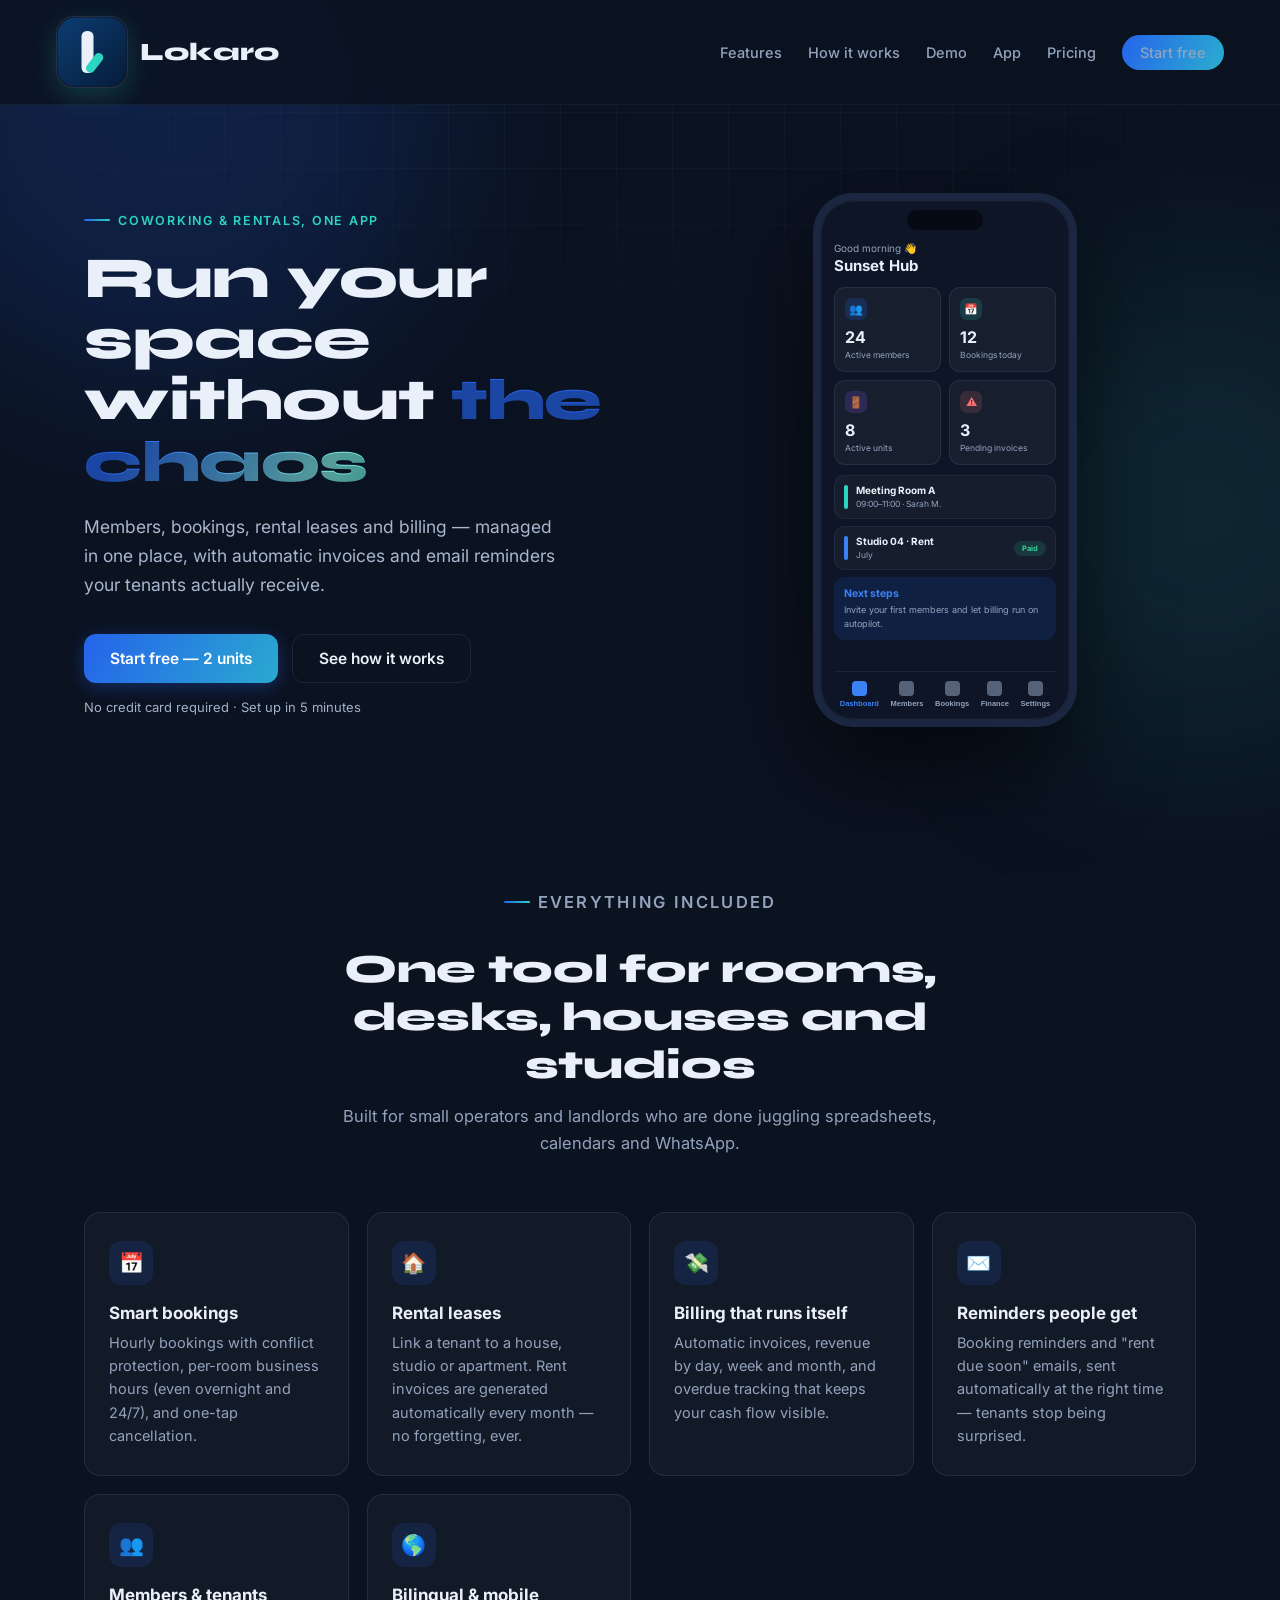
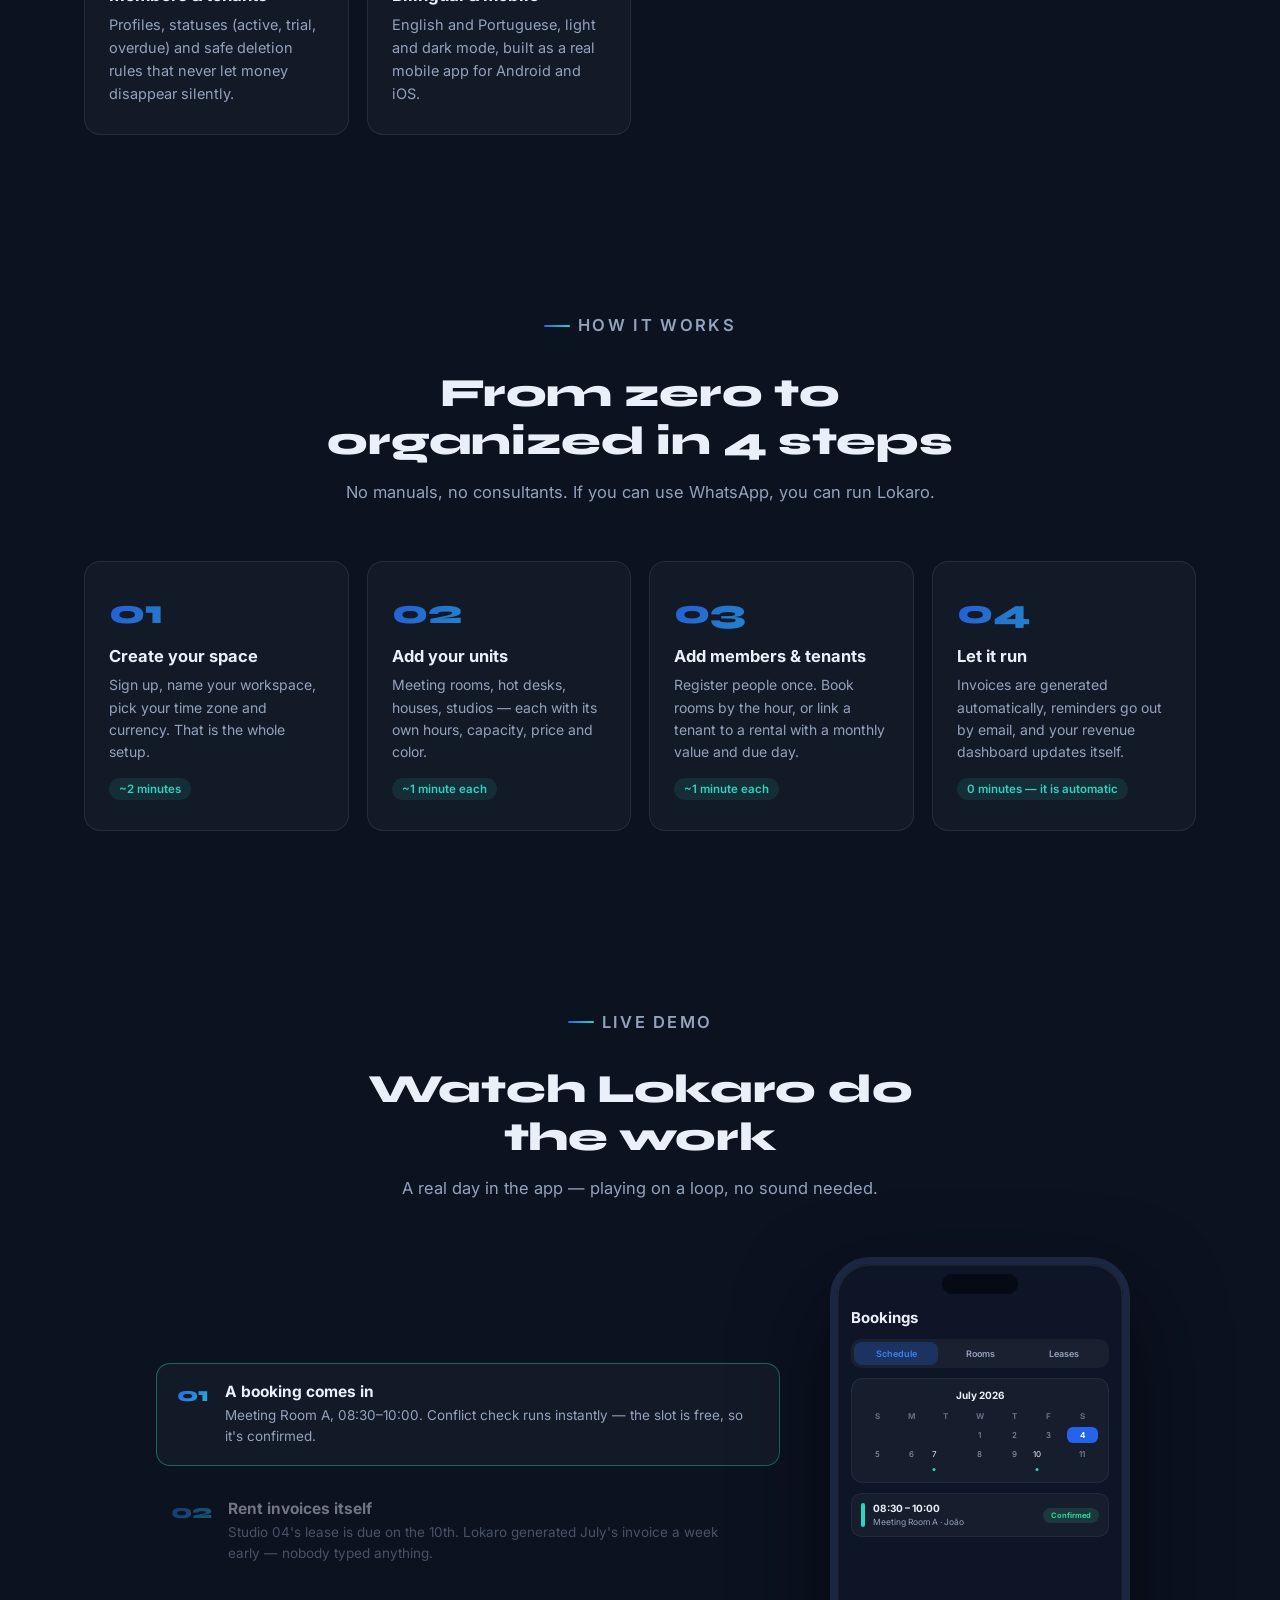
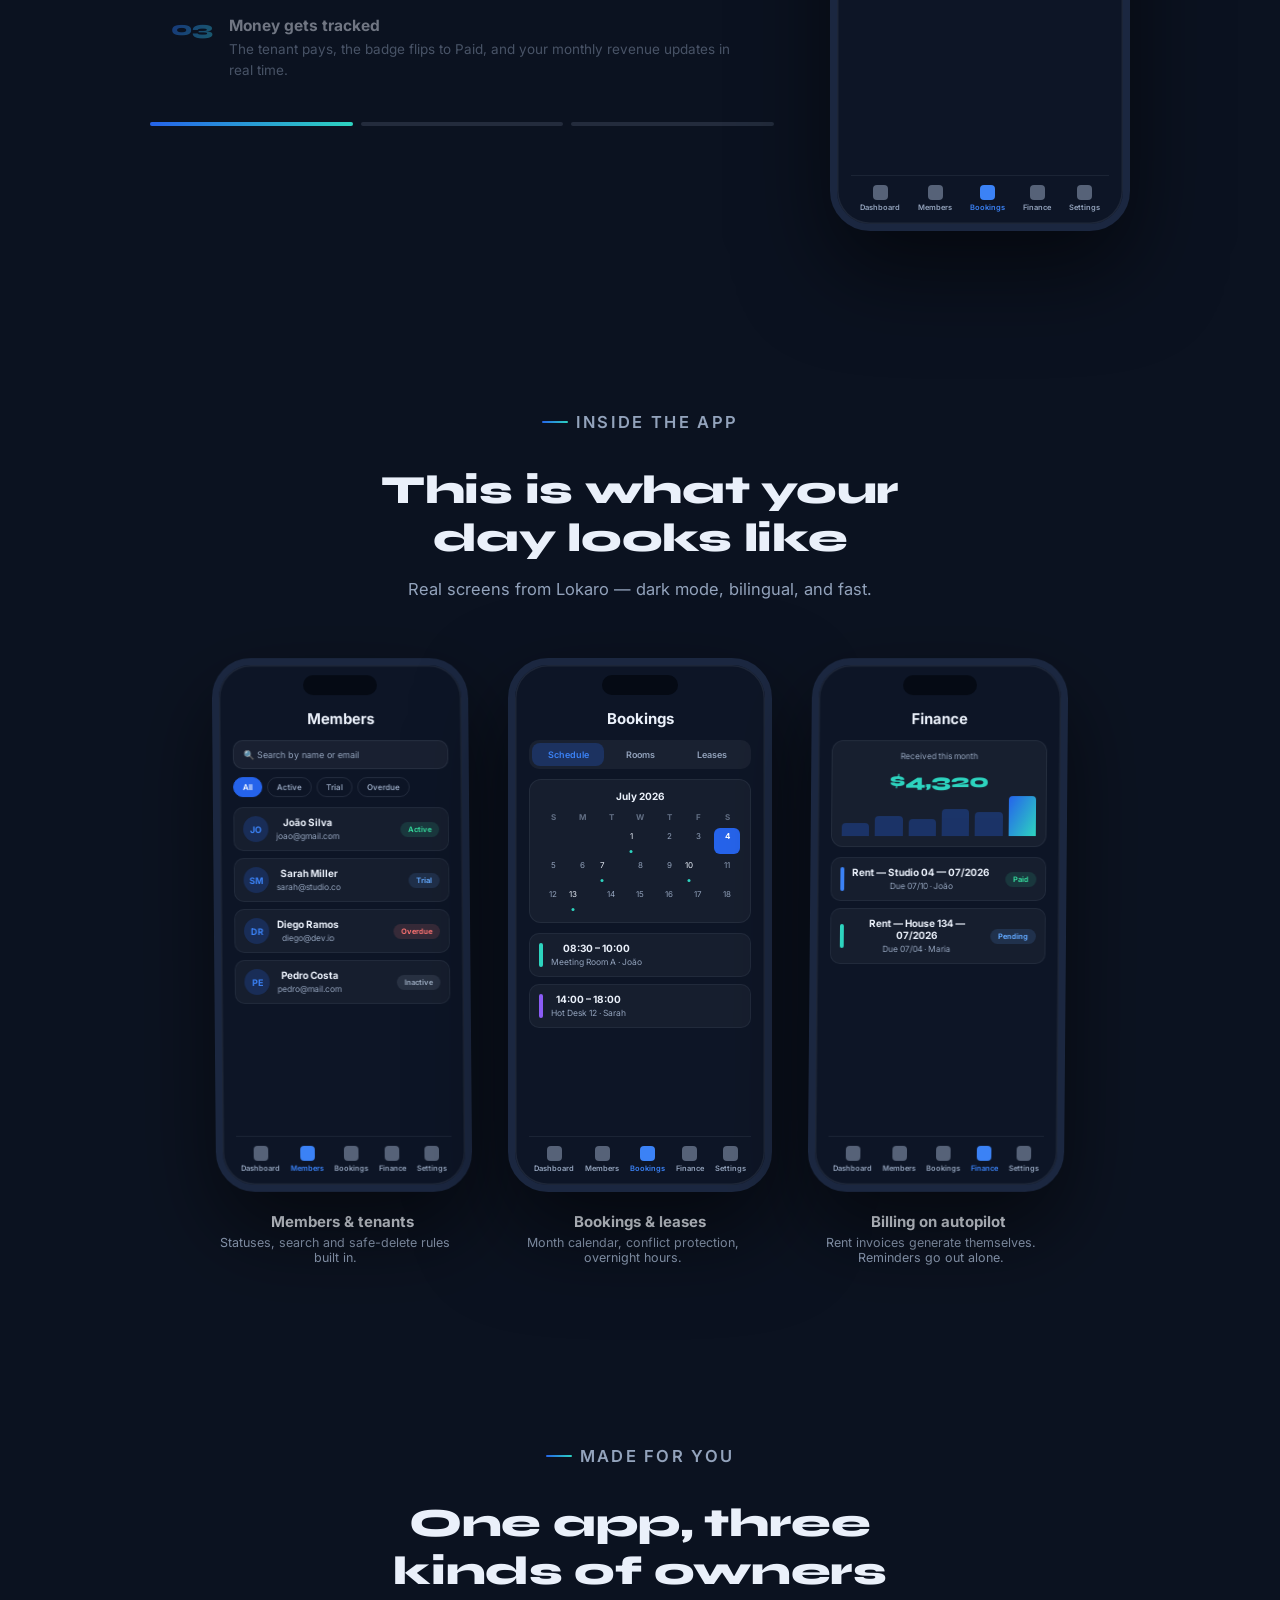
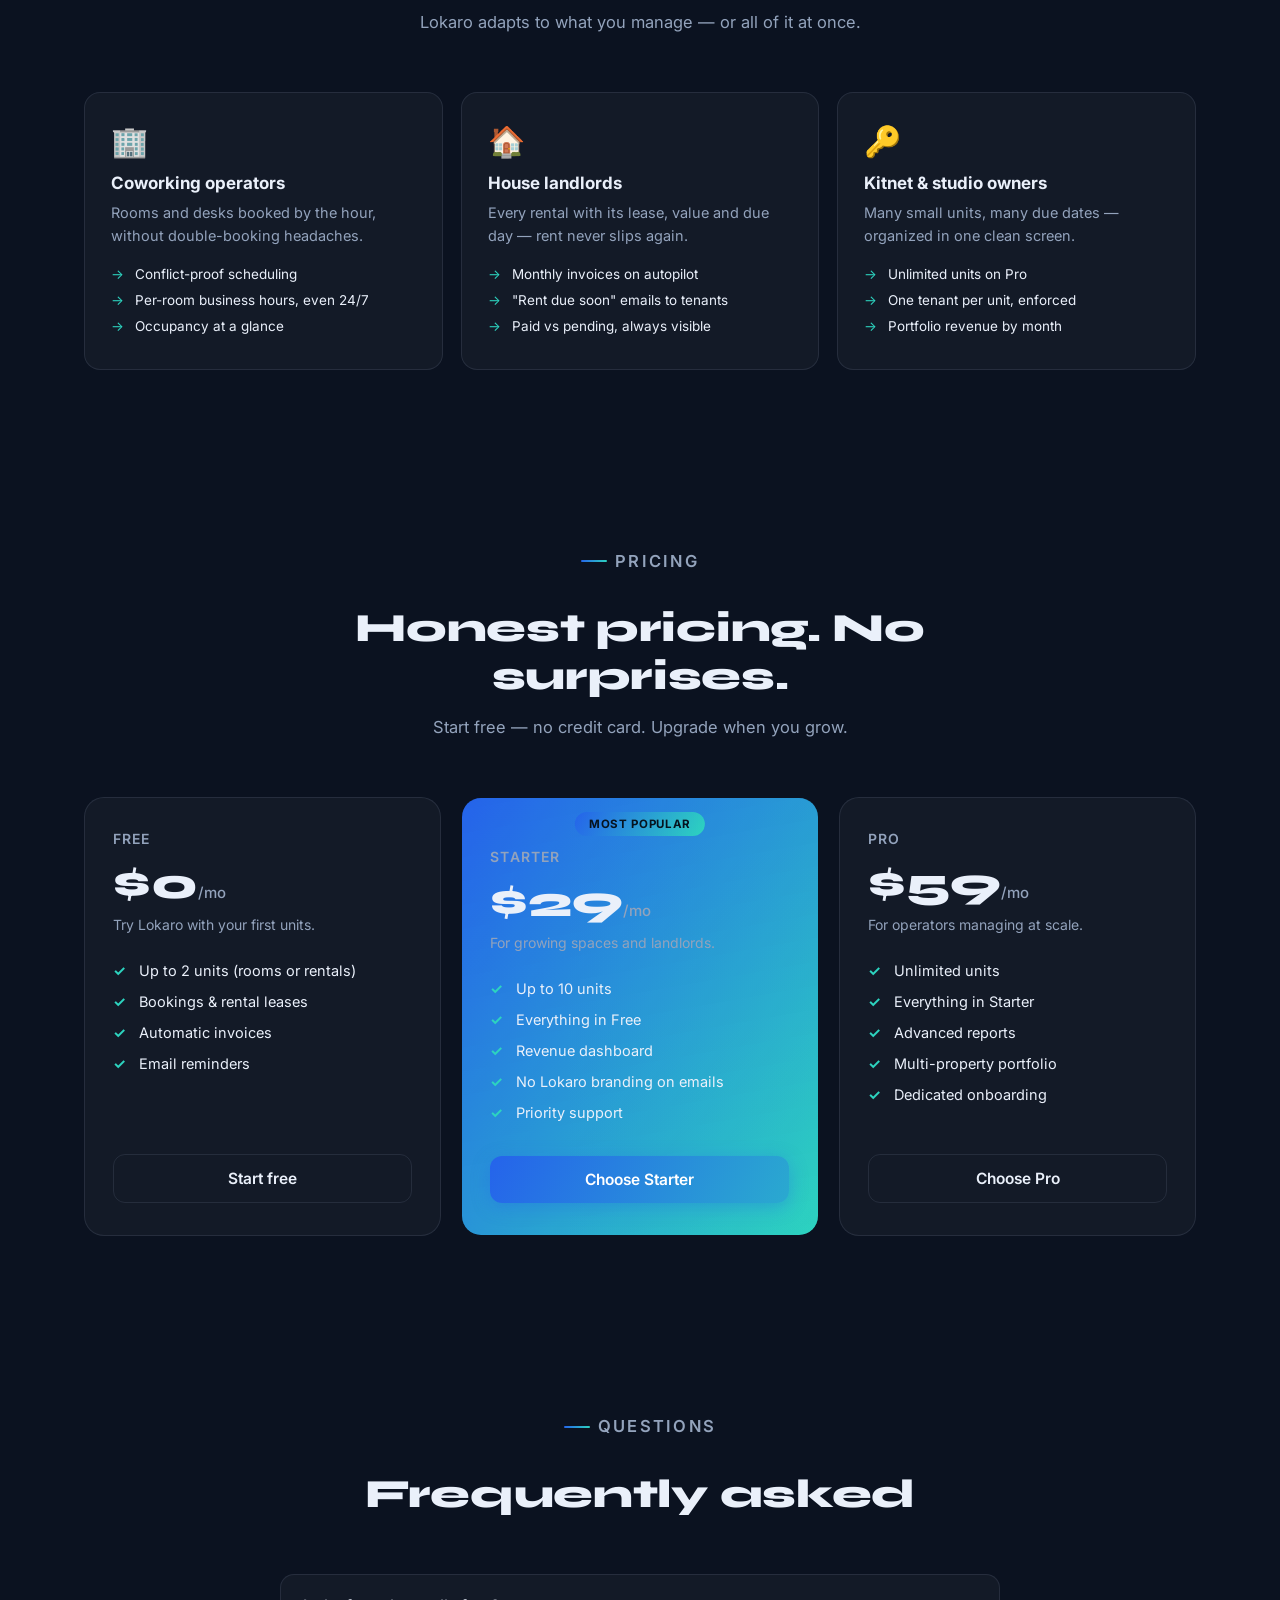
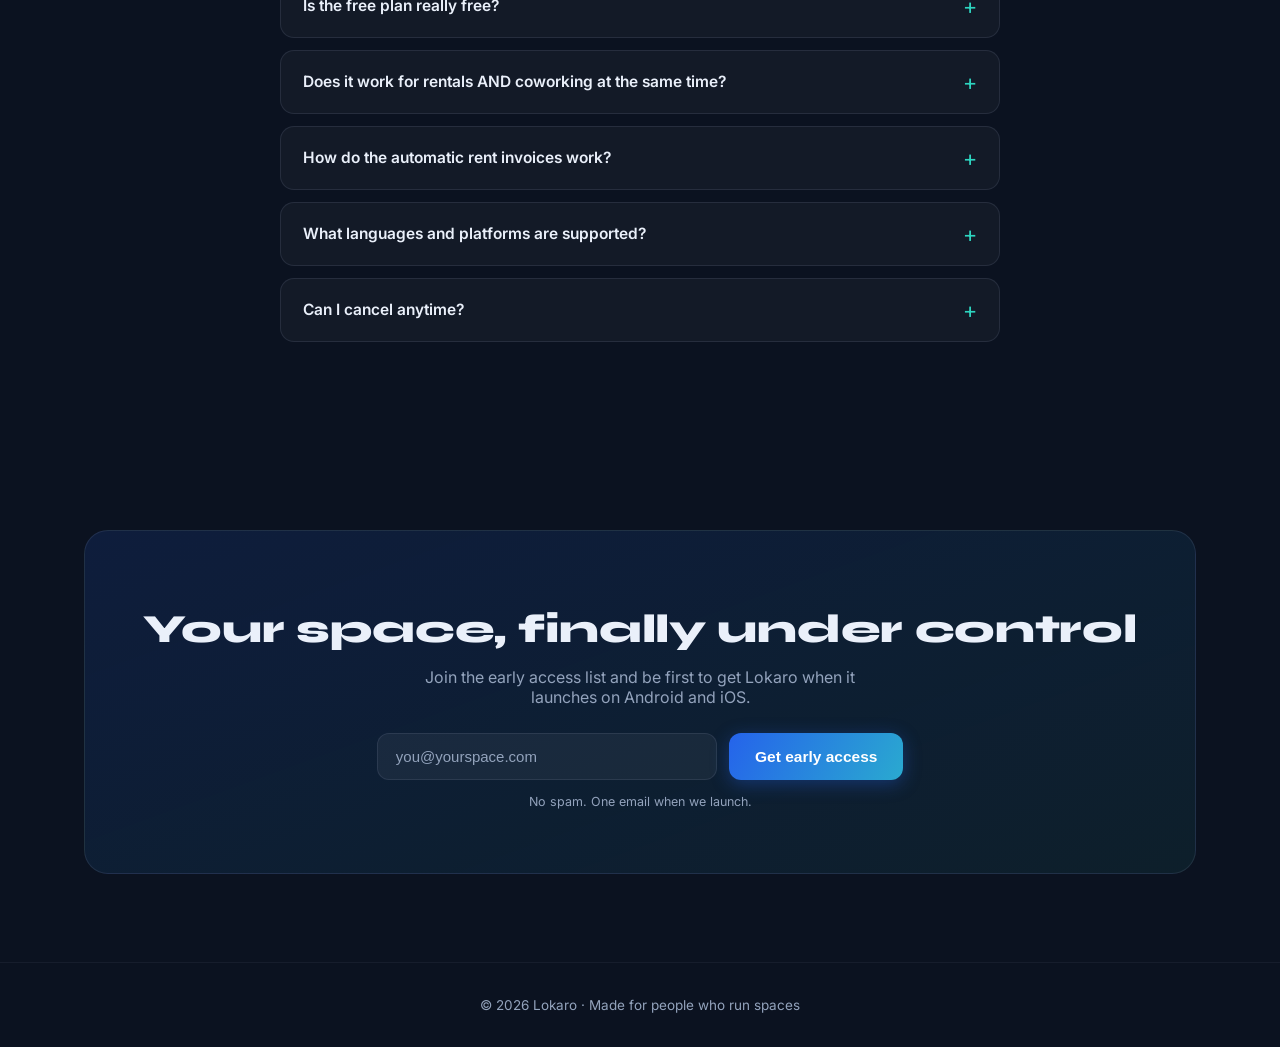
<file: html/index.html>
﻿<!DOCTYPE html>
<html lang="en">
<head>
<meta charset="UTF-8">
<meta name="viewport" content="width=device-width, initial-scale=1.0">
<title>Lokaro — Run your coworking space and rentals without the chaos</title>
<meta name="description" content="Lokaro manages members, bookings, rental leases and billing for coworking spaces and small landlords. Start free.">
<link rel="preconnect" href="https://fonts.googleapis.com">
<link rel="preconnect" href="https://fonts.gstatic.com" crossorigin>
<link href="https://fonts.googleapis.com/css2?family=Syne:wght@700;800&family=Inter:wght@400;500;600;700&display=swap" rel="stylesheet">
<link rel="stylesheet" href="../css/style.css">
</head>
<body>
<div class="scrollbar-top" id="scrollbar"></div>
<div class="glow g1"></div><div class="glow g2"></div><div class="grid-bg"></div>

<nav>
  <a class="brand" href="#top">
    <img class="logo" alt="Lokaro" src="../assets/images/logo.svg">
    <span>Lokaro</span>
  </a>
  <div class="nav-links">
    <a href="#features">Features</a>
    <a href="#how">How it works</a>
    <a href="#demo">Demo</a>
    <a href="#inside">App</a>
    <a href="#pricing">Pricing</a>
    <a href="#waitlist" class="nav-cta">Start free</a>
  </div>
</nav>

<header class="hero" id="top">
  <div>
    <p class="eyebrow">Coworking &amp; rentals, one app</p>
    <h1>Run your space without <span class="gword">the chaos</span></h1>
    <p class="sub">Members, bookings, rental leases and billing — managed in one place, with automatic invoices and email reminders your tenants actually receive.</p>
    <div class="cta-row">
      <a class="btn primary" href="#pricing">Start free — 2 units</a>
      <a class="btn ghost" href="#features">See how it works</a>
    </div>
    <p class="hero-note">No credit card required · Set up in 5 minutes</p>
  </div>

  <div class="mock" aria-hidden="true">
    <div class="phone phone-app" style="margin:0 auto">
      <div class="pscreen">
        <div class="pviews">
          <div class="pview on" data-view="dashboard">
            <p class="pgreet">Good morning 👋</p>
            <p class="ptitle">Sunset Hub</p>
            <div class="pkpis">
              <div class="pkpi spot"><div class="pi" style="background:rgba(37,99,235,.2);color:#60A5FA">👥</div><b>24</b><span>Active members</span></div>
              <div class="pkpi spot"><div class="pi" style="background:rgba(45,212,191,.16);color:#2DD4BF">📅</div><b>12</b><span>Bookings today</span></div>
              <div class="pkpi spot"><div class="pi" style="background:rgba(139,92,246,.18);color:#A78BFA">🚪</div><b>8</b><span>Active units</span></div>
              <div class="pkpi spot"><div class="pi" style="background:rgba(248,113,113,.14);color:#F87171">⚠️</div><b>3</b><span>Pending invoices</span></div>
            </div>
            <div class="prow"><div class="pbar" style="background:#2DD4BF"></div><div><b>Meeting Room A</b><small>09:00–11:00 · Sarah M.</small></div></div>
            <div class="prow"><div class="pbar" style="background:#3B82F6"></div><div><b>Studio 04 · Rent</b><small>July</small></div><span class="pbadge g">Paid</span></div>
            <div class="pcardinfo"><b>Next steps</b><p>Invite your first members and let billing run on autopilot.</p></div>
          </div>

          <div class="pview" data-view="members">
            <p class="ptitle">Members</p>
            <div class="psearch">🔍 Search by name or email</div>
            <div class="pchips"><span class="pchip on">All</span><span class="pchip">Active</span><span class="pchip">Trial</span><span class="pchip">Overdue</span></div>
            <div class="prow"><div class="pav">JO</div><div><b>João Silva</b><small>joao@gmail.com</small></div><span class="pbadge g">Active</span></div>
            <div class="prow"><div class="pav">SM</div><div><b>Sarah Miller</b><small>sarah@studio.co</small></div><span class="pbadge b">Trial</span></div>
            <div class="prow"><div class="pav">DR</div><div><b>Diego Ramos</b><small>diego@dev.io</small></div><span class="pbadge r">Overdue</span></div>
          </div>

          <div class="pview" data-view="bookings">
            <p class="ptitle">Bookings</p>
            <div class="pseg"><span class="on">Schedule</span><span>Rooms</span><span>Leases</span></div>
            <div class="pcal">
              <p class="pmon">July 2026</p>
              <div class="pdays">
                <span class="pd hd">S</span><span class="pd hd">M</span><span class="pd hd">T</span><span class="pd hd">W</span><span class="pd hd">T</span><span class="pd hd">F</span><span class="pd hd">S</span>
                <span class="pd"></span><span class="pd"></span><span class="pd"></span><span class="pd dot">1</span><span class="pd">2</span><span class="pd">3</span><span class="pd sel">4</span>
                <span class="pd">5</span><span class="pd">6</span><span class="pd dot">7</span><span class="pd">8</span><span class="pd">9</span><span class="pd dot">10</span><span class="pd">11</span>
              </div>
            </div>
            <div class="prow"><div class="pbar" style="background:#2DD4BF"></div><div><b>08:30 – 10:00</b><small>Meeting Room A · João</small></div></div>
            <div class="prow"><div class="pbar" style="background:#8B5CF6"></div><div><b>14:00 – 18:00</b><small>Hot Desk 12 · Sarah</small></div></div>
          </div>

          <div class="pview fin" data-view="finance">
            <p class="ptitle">Finance</p>
            <div class="prev">
              <p class="rl">Received this month</p>
              <p class="rv" style="color:#2DD4BF">$4,320</p>
              <div class="pbars"><i style="height:30%"></i><i style="height:45%"></i><i style="height:38%"></i><i style="height:62%"></i><i style="height:55%"></i><i class="hi" style="height:92%"></i></div>
            </div>
            <div class="prow"><div class="pbar" style="background:#3B82F6"></div><div><b>Rent — Studio 04 — 07/2026</b><small>Due 07/10 · João</small></div><span class="pbadge g">Paid</span></div>
            <div class="prow"><div class="pbar" style="background:#2DD4BF"></div><div><b>Rent — House 134 — 07/2026</b><small>Due 07/04 · Maria</small></div><span class="pbadge b">Pending</span></div>

            <div class="exp-widget" id="financeExpenseWidget">
              <div class="exp-head">
                <b>Expenses by room</b>
                <button type="button" class="exp-toggle" id="financeExpenseToggle">New expense</button>
              </div>

              <form id="financeExpenseForm" class="exp-form is-hidden">
                <select id="financeExpenseRoom" required>
                  <option value="">Room</option>
                  <option>Meeting Room A</option>
                  <option>Meeting Room B</option>
                  <option>Podcast Room</option>
                </select>
                <input id="financeExpenseAmount" type="number" min="0.01" step="0.01" required placeholder="Amount ($)">
                <input id="financeExpenseDescription" class="full" type="text" maxlength="70" required placeholder="Expense description">
                <button type="submit">Add</button>
              </form>

              <p class="exp-msg" id="financeExpenseMessage"></p>

              <div class="exp-totals" id="financeExpenseTotals">
                <p class="exp-empty">No expenses yet.</p>
              </div>

              <div class="exp-list" id="financeExpenseList"></div>
            </div>
          </div>

          <div class="pview" data-view="settings">
            <p class="ptitle">Settings</p>
            <div class="pkpi"><div class="pi" style="background:rgba(37,99,235,.2);color:#60A5FA">🌐</div><b>Language</b><span>English / Português</span></div>
            <div class="pkpi" style="margin-top:8px"><div class="pi" style="background:rgba(45,212,191,.16);color:#2DD4BF">🔔</div><b>Reminders</b><span>Email notifications: On</span></div>
            <div class="pkpi" style="margin-top:8px"><div class="pi" style="background:rgba(248,113,113,.14);color:#F87171">🔒</div><b>Security</b><span>2FA recommended</span></div>
            <div class="pcardinfo" style="margin-top:10px"><b>Plan</b><p>Starter · 10 units · Next billing on Jul 20</p></div>
          </div>
        </div>

        <div class="ptabs">
          <button class="ptab ptab-btn on" data-target="dashboard" type="button"><i></i>Dashboard</button>
          <button class="ptab ptab-btn" data-target="members" type="button"><i></i>Members</button>
          <button class="ptab ptab-btn" data-target="bookings" type="button"><i></i>Bookings</button>
          <button class="ptab ptab-btn" data-target="finance" type="button"><i></i>Finance</button>
          <button class="ptab ptab-btn" data-target="settings" type="button"><i></i>Settings</button>
        </div>
      </div>
    </div>
  </div>
  </header>

<section id="features">
  <div class="sec-head reveal">
    <p class="eyebrow" style="justify-content:center">Everything included</p>
    <h2>One tool for rooms, desks, houses and studios</h2>
    <p>Built for small operators and landlords who are done juggling spreadsheets, calendars and WhatsApp.</p>
  </div>
  <div class="features">
    <div class="feat reveal spot"><div class="ico">📅</div><h3>Smart bookings</h3><p>Hourly bookings with conflict protection, per-room business hours (even overnight and 24/7), and one-tap cancellation.</p></div>
    <div class="feat reveal spot"><div class="ico">🏠</div><h3>Rental leases</h3><p>Link a tenant to a house, studio or apartment. Rent invoices are generated automatically every month — no forgetting, ever.</p></div>
    <div class="feat reveal spot"><div class="ico">💸</div><h3>Billing that runs itself</h3><p>Automatic invoices, revenue by day, week and month, and overdue tracking that keeps your cash flow visible.</p></div>
    <div class="feat reveal spot"><div class="ico">✉️</div><h3>Reminders people get</h3><p>Booking reminders and "rent due soon" emails, sent automatically at the right time — tenants stop being surprised.</p></div>
    <div class="feat reveal spot"><div class="ico">👥</div><h3>Members &amp; tenants</h3><p>Profiles, statuses (active, trial, overdue) and safe deletion rules that never let money disappear silently.</p></div>
    <div class="feat reveal spot"><div class="ico">🌎</div><h3>Bilingual &amp; mobile</h3><p>English and Portuguese, light and dark mode, built as a real mobile app for Android and iOS.</p></div>
  </div>
</section>


<section id="how">
  <div class="sec-head reveal">
    <p class="eyebrow" style="justify-content:center">How it works</p>
    <h2>From zero to organized in 4 steps</h2>
    <p>No manuals, no consultants. If you can use WhatsApp, you can run Lokaro.</p>
  </div>
  <div class="steps">
    <div class="step reveal spot">
      <h3>Create your space</h3>
      <p>Sign up, name your workspace, pick your time zone and currency. That is the whole setup.</p>
      <span class="stime">~2 minutes</span>
    </div>
    <div class="step reveal spot">
      <h3>Add your units</h3>
      <p>Meeting rooms, hot desks, houses, studios — each with its own hours, capacity, price and color.</p>
      <span class="stime">~1 minute each</span>
    </div>
    <div class="step reveal spot">
      <h3>Add members &amp; tenants</h3>
      <p>Register people once. Book rooms by the hour, or link a tenant to a rental with a monthly value and due day.</p>
      <span class="stime">~1 minute each</span>
    </div>
    <div class="step reveal spot">
      <h3>Let it run</h3>
      <p>Invoices are generated automatically, reminders go out by email, and your revenue dashboard updates itself.</p>
      <span class="stime">0 minutes — it is automatic</span>
    </div>
  </div>
</section>


<section id="demo">
  <div class="sec-head reveal">
    <p class="eyebrow" style="justify-content:center">Live demo</p>
    <h2>Watch Lokaro do the work</h2>
    <p>A real day in the app — playing on a loop, no sound needed.</p>
  </div>
    <div class="demo-wrap reveal">
    <div>
      <div class="demo-steps">
        <div class="dstep spot" data-step="0">
          <span class="dn">01</span>
          <div><h3>A booking comes in</h3><p>Meeting Room A, 08:30–10:00. Conflict check runs instantly — the slot is free, so it's confirmed.</p></div>
        </div>
        <div class="dstep spot" data-step="1">
          <span class="dn">02</span>
          <div><h3>Rent invoices itself</h3><p>Studio 04's lease is due on the 10th. Lokaro generated July's invoice a week early — nobody typed anything.</p></div>
        </div>
        <div class="dstep spot" data-step="2">
          <span class="dn">03</span>
          <div><h3>Money gets tracked</h3><p>The tenant pays, the badge flips to Paid, and your monthly revenue updates in real time.</p></div>
        </div>
      </div>
      <div class="demo-progress"><i></i><i></i><i></i></div>
    </div>

    <div class="phone demo-phone">
      <div class="pscreen">

        <!-- Cena 1: reserva chegando -->
        <div class="scene" data-scene="0">
          <p class="ptitle">Bookings</p>
          <div class="pseg"><span class="on">Schedule</span><span>Rooms</span><span>Leases</span></div>
          <div class="pcal">
            <p class="pmon">July 2026</p>
            <div class="pdays">
              <span class="pd hd">S</span><span class="pd hd">M</span><span class="pd hd">T</span><span class="pd hd">W</span><span class="pd hd">T</span><span class="pd hd">F</span><span class="pd hd">S</span>
              <span class="pd"></span><span class="pd"></span><span class="pd"></span><span class="pd">1</span><span class="pd">2</span><span class="pd">3</span><span class="pd sel">4</span>
              <span class="pd">5</span><span class="pd">6</span><span class="pd dot">7</span><span class="pd">8</span><span class="pd">9</span><span class="pd dot">10</span><span class="pd">11</span>
            </div>
          </div>
          <div class="prow rowin"><div class="pbar" style="background:#2DD4BF"></div><div><b>08:30 – 10:00</b><small>Meeting Room A · João</small></div><span class="pbadge g">Confirmed</span></div>
          <span class="tap" style="bottom:118px;right:26px"></span>
          <div class="ptabs">
            <span class="ptab"><i></i>Dashboard</span>
            <span class="ptab"><i></i>Members</span>
            <span class="ptab on"><i></i>Bookings</span>
            <span class="ptab"><i></i>Finance</span>
            <span class="ptab"><i></i>Settings</span>
          </div>
        </div>

        <!-- Cena 2: fatura de aluguel nascendo -->
        <div class="scene" data-scene="1">
          <p class="ptitle">Finance</p>
          <div class="pcardinfo"><b>Automatic billing</b><p>Lease found · Studio 04 · due day 10 → generating July's invoice…</p></div>
          <div class="prow"><div class="pbar" style="background:#8B5CF6"></div><div><b>Rent — House 134 — 07/2026</b><small>Due 07/04 · Maria</small></div><span class="pbadge g">Paid</span></div>
          <div class="prow rowin"><div class="pbar" style="background:#3B82F6"></div><div><b>Rent — Studio 04 — 07/2026</b><small>Due 07/10 · João</small></div><span class="pbadge b">Pending</span></div>
          <span class="tap" style="top:190px;left:40px"></span>
          <div class="ptabs">
            <span class="ptab"><i></i>Dashboard</span>
            <span class="ptab"><i></i>Members</span>
            <span class="ptab"><i></i>Bookings</span>
            <span class="ptab on"><i></i>Finance</span>
            <span class="ptab"><i></i>Settings</span>
          </div>
        </div>

        <!-- Cena 3: pagamento e receita subindo -->
        <div class="scene" data-scene="2">
          <p class="ptitle">Finance</p>
          <div class="prev">
            <p class="rl">Received this month</p>
            <p class="rv" style="color:#2DD4BF">$<span id="rvCount">0</span></p>
            <div class="pbars">
              <i style="height:30%"></i><i style="height:45%"></i><i style="height:38%"></i>
              <i style="height:62%"></i><i style="height:55%"></i><i class="hi growbar" style="height:92%"></i>
            </div>
          </div>
          <div class="prow flipbadge"><div class="pbar" style="background:#3B82F6"></div><div><b>Rent — Studio 04 — 07/2026</b><small>Due 07/10 · João</small></div><span class="pbadge b pb-pending">Pending</span><span class="pbadge g pb-paid">Paid</span></div>
          <span class="tap" style="top:236px;right:30px"></span>
          <div class="ptabs">
            <span class="ptab"><i></i>Dashboard</span>
            <span class="ptab"><i></i>Members</span>
            <span class="ptab"><i></i>Bookings</span>
            <span class="ptab on"><i></i>Finance</span>
            <span class="ptab"><i></i>Settings</span>
          </div>
        </div>

      </div>
    </div>
  </div>
</section>

<section id="inside">
  <div class="sec-head reveal">
    <p class="eyebrow" style="justify-content:center">Inside the app</p>
    <h2>This is what your day looks like</h2>
    <p>Real screens from Lokaro — dark mode, bilingual, and fast.</p>
  </div>
  <div class="showcase reveal">

    <div class="show-item">
      <div class="phone"><div class="pscreen">
        <p class="ptitle">Members</p>
        <div class="psearch">🔍 Search by name or email</div>
        <div class="pchips"><span class="pchip on">All</span><span class="pchip">Active</span><span class="pchip">Trial</span><span class="pchip">Overdue</span></div>
        <div class="prow"><div class="pav">JO</div><div><b>João Silva</b><small>joao@gmail.com</small></div><span class="pbadge g">Active</span></div>
        <div class="prow"><div class="pav">SM</div><div><b>Sarah Miller</b><small>sarah@studio.co</small></div><span class="pbadge b">Trial</span></div>
        <div class="prow"><div class="pav">DR</div><div><b>Diego Ramos</b><small>diego@dev.io</small></div><span class="pbadge r">Overdue</span></div>
        <div class="prow"><div class="pav">PE</div><div><b>Pedro Costa</b><small>pedro@mail.com</small></div><span class="pbadge gr">Inactive</span></div>
        <div class="ptabs">
          <span class="ptab"><i></i>Dashboard</span>
          <span class="ptab on"><i></i>Members</span>
          <span class="ptab"><i></i>Bookings</span>
          <span class="ptab"><i></i>Finance</span>
          <span class="ptab"><i></i>Settings</span>
        </div>
      </div></div>
      <p class="show-cap">Members &amp; tenants<small>Statuses, search and safe-delete rules built in.</small></p>
    </div>

    <div class="show-item">
      <div class="phone"><div class="pscreen">
        <p class="ptitle">Bookings</p>
        <div class="pseg"><span class="on">Schedule</span><span>Rooms</span><span>Leases</span></div>
        <div class="pcal">
          <p class="pmon">July 2026</p>
          <div class="pdays">
            <span class="pd hd">S</span><span class="pd hd">M</span><span class="pd hd">T</span><span class="pd hd">W</span><span class="pd hd">T</span><span class="pd hd">F</span><span class="pd hd">S</span>
            <span class="pd"></span><span class="pd"></span><span class="pd"></span><span class="pd dot">1</span><span class="pd">2</span><span class="pd">3</span><span class="pd sel">4</span>
            <span class="pd">5</span><span class="pd">6</span><span class="pd dot">7</span><span class="pd">8</span><span class="pd">9</span><span class="pd dot">10</span><span class="pd">11</span>
            <span class="pd">12</span><span class="pd dot">13</span><span class="pd">14</span><span class="pd">15</span><span class="pd">16</span><span class="pd">17</span><span class="pd">18</span>
          </div>
        </div>
        <div class="prow"><div class="pbar" style="background:#2DD4BF"></div><div><b>08:30 – 10:00</b><small>Meeting Room A · João</small></div></div>
        <div class="prow"><div class="pbar" style="background:#8B5CF6"></div><div><b>14:00 – 18:00</b><small>Hot Desk 12 · Sarah</small></div></div>
        <div class="ptabs">
          <span class="ptab"><i></i>Dashboard</span>
          <span class="ptab"><i></i>Members</span>
          <span class="ptab on"><i></i>Bookings</span>
          <span class="ptab"><i></i>Finance</span>
          <span class="ptab"><i></i>Settings</span>
        </div>
      </div></div>
      <p class="show-cap">Bookings &amp; leases<small>Month calendar, conflict protection, overnight hours.</small></p>
    </div>

    <div class="show-item">
      <div class="phone"><div class="pscreen">
        <p class="ptitle">Finance</p>
        <div class="prev">
          <p class="rl">Received this month</p>
          <p class="rv" style="color:#2DD4BF">$4,320</p>
          <div class="pbars"><i style="height:30%"></i><i style="height:45%"></i><i style="height:38%"></i><i style="height:62%"></i><i style="height:55%"></i><i class="hi" style="height:92%"></i></div>
        </div>
        <div class="prow"><div class="pbar" style="background:#3B82F6"></div><div><b>Rent — Studio 04 — 07/2026</b><small>Due 07/10 · João</small></div><span class="pbadge g">Paid</span></div>
        <div class="prow"><div class="pbar" style="background:#2DD4BF"></div><div><b>Rent — House 134 — 07/2026</b><small>Due 07/04 · Maria</small></div><span class="pbadge b">Pending</span></div>
        <div class="ptabs">
          <span class="ptab"><i></i>Dashboard</span>
          <span class="ptab"><i></i>Members</span>
          <span class="ptab"><i></i>Bookings</span>
          <span class="ptab on"><i></i>Finance</span>
          <span class="ptab"><i></i>Settings</span>
        </div>
      </div></div>
      <p class="show-cap">Billing on autopilot<small>Rent invoices generate themselves. Reminders go out alone.</small></p>
    </div>

  </div>
</section>

<section id="who">
  <div class="sec-head reveal">
    <p class="eyebrow" style="justify-content:center">Made for you</p>
    <h2>One app, three kinds of owners</h2>
    <p>Lokaro adapts to what you manage — or all of it at once.</p>
  </div>
  <div class="who">
    <div class="who-card reveal spot">
      <span class="wemoji">🏢</span>
      <h3>Coworking operators</h3>
      <p>Rooms and desks booked by the hour, without double-booking headaches.</p>
      <ul>
        <li>Conflict-proof scheduling</li>
        <li>Per-room business hours, even 24/7</li>
        <li>Occupancy at a glance</li>
      </ul>
    </div>
    <div class="who-card reveal spot">
      <span class="wemoji">🏠</span>
      <h3>House landlords</h3>
      <p>Every rental with its lease, value and due day — rent never slips again.</p>
      <ul>
        <li>Monthly invoices on autopilot</li>
        <li>"Rent due soon" emails to tenants</li>
        <li>Paid vs pending, always visible</li>
      </ul>
    </div>
    <div class="who-card reveal spot">
      <span class="wemoji">🔑</span>
      <h3>Kitnet &amp; studio owners</h3>
      <p>Many small units, many due dates — organized in one clean screen.</p>
      <ul>
        <li>Unlimited units on Pro</li>
        <li>One tenant per unit, enforced</li>
        <li>Portfolio revenue by month</li>
      </ul>
    </div>
  </div>
</section>

<section id="pricing">
  <div class="sec-head reveal">
    <p class="eyebrow" style="justify-content:center">Pricing</p>
    <h2>Honest pricing. No surprises.</h2>
    <p>Start free — no credit card. Upgrade when you grow.</p>
  </div>
  <div class="pricing">
    <div class="plan reveal spot">
      <div class="pname">Free</div>
      <div class="price">$0<span>/mo</span></div>
      <p class="pdesc">Try Lokaro with your first units.</p>
      <ul>
        <li>Up to 2 units (rooms or rentals)</li>
        <li>Bookings &amp; rental leases</li>
        <li>Automatic invoices</li>
        <li>Email reminders</li>
      </ul>
      <a href="#waitlist" class="btn ghost">Start free</a>
    </div>
    <div class="plan featured reveal spot">
      <div class="pop">MOST POPULAR</div>
      <div class="pname">Starter</div>
      <div class="price">$29<span>/mo</span></div>
      <p class="pdesc">For growing spaces and landlords.</p>
      <ul>
        <li>Up to 10 units</li>
        <li>Everything in Free</li>
        <li>Revenue dashboard</li>
        <li>No Lokaro branding on emails</li>
        <li>Priority support</li>
      </ul>
      <!-- TROQUE o href pelo Payment Link do Stripe (Starter) -->
      <a href="#waitlist" class="btn primary">Choose Starter</a>
    </div>
    <div class="plan reveal spot">
      <div class="pname">Pro</div>
      <div class="price">$59<span>/mo</span></div>
      <p class="pdesc">For operators managing at scale.</p>
      <ul>
        <li>Unlimited units</li>
        <li>Everything in Starter</li>
        <li>Advanced reports</li>
        <li>Multi-property portfolio</li>
        <li>Dedicated onboarding</li>
      </ul>
      <!-- TROQUE o href pelo Payment Link do Stripe (Pro) -->
      <a href="#waitlist" class="btn ghost">Choose Pro</a>
    </div>
  </div>
</section>


<section id="faq">
  <div class="sec-head reveal">
    <p class="eyebrow" style="justify-content:center">Questions</p>
    <h2>Frequently asked</h2>
  </div>
  <div class="faq reveal">
    <details>
      <summary>Is the free plan really free?</summary>
      <p class="fa">Yes. Up to 2 units, forever, with bookings, leases, automatic invoices and email reminders included. No credit card, no trial countdown.</p>
    </details>
    <details>
      <summary>Does it work for rentals AND coworking at the same time?</summary>
      <p class="fa">Yes — that is the whole point. A unit can be a meeting room booked by the hour or a house with a monthly lease. Both live in the same dashboard and the same billing.</p>
    </details>
    <details>
      <summary>How do the automatic rent invoices work?</summary>
      <p class="fa">When you create a lease, you set the monthly value and the due day. Lokaro generates the invoice 7 days before it is due, every month, and emails the tenant a reminder 3 days before. You just watch them get paid.</p>
    </details>
    <details>
      <summary>What languages and platforms are supported?</summary>
      <p class="fa">English and Portuguese, light and dark mode. Lokaro launches as a mobile app for Android and iOS, with the web version available for desktops.</p>
    </details>
    <details>
      <summary>Can I cancel anytime?</summary>
      <p class="fa">Yes. Downgrade or cancel whenever you want — your data stays and your account simply returns to the Free plan limits.</p>
    </details>
  </div>
</section>

<section id="waitlist">
  <div class="cta-final reveal">
    <h2>Your space, finally under control</h2>
    <p style="color:var(--mut);max-width:460px;margin:10px auto 0">Join the early access list and be first to get Lokaro when it launches on Android and iOS.</p>
    <form class="wl-form" onsubmit="event.preventDefault();this.innerHTML='<p style=\'color:var(--teal);font-weight:600\'>You are on the list! 🎉</p>'">
      <input type="email" required placeholder="you@yourspace.com">
      <button class="btn primary" type="submit">Get early access</button>
    </form>
    <p class="form-note">No spam. One email when we launch.</p>
  </div>
</section>

<footer>
  <p>© 2026 Lokaro · Made for people who run spaces</p>
</footer>

<script src="../js/main.js"></script>
</body>
</html>
</file>
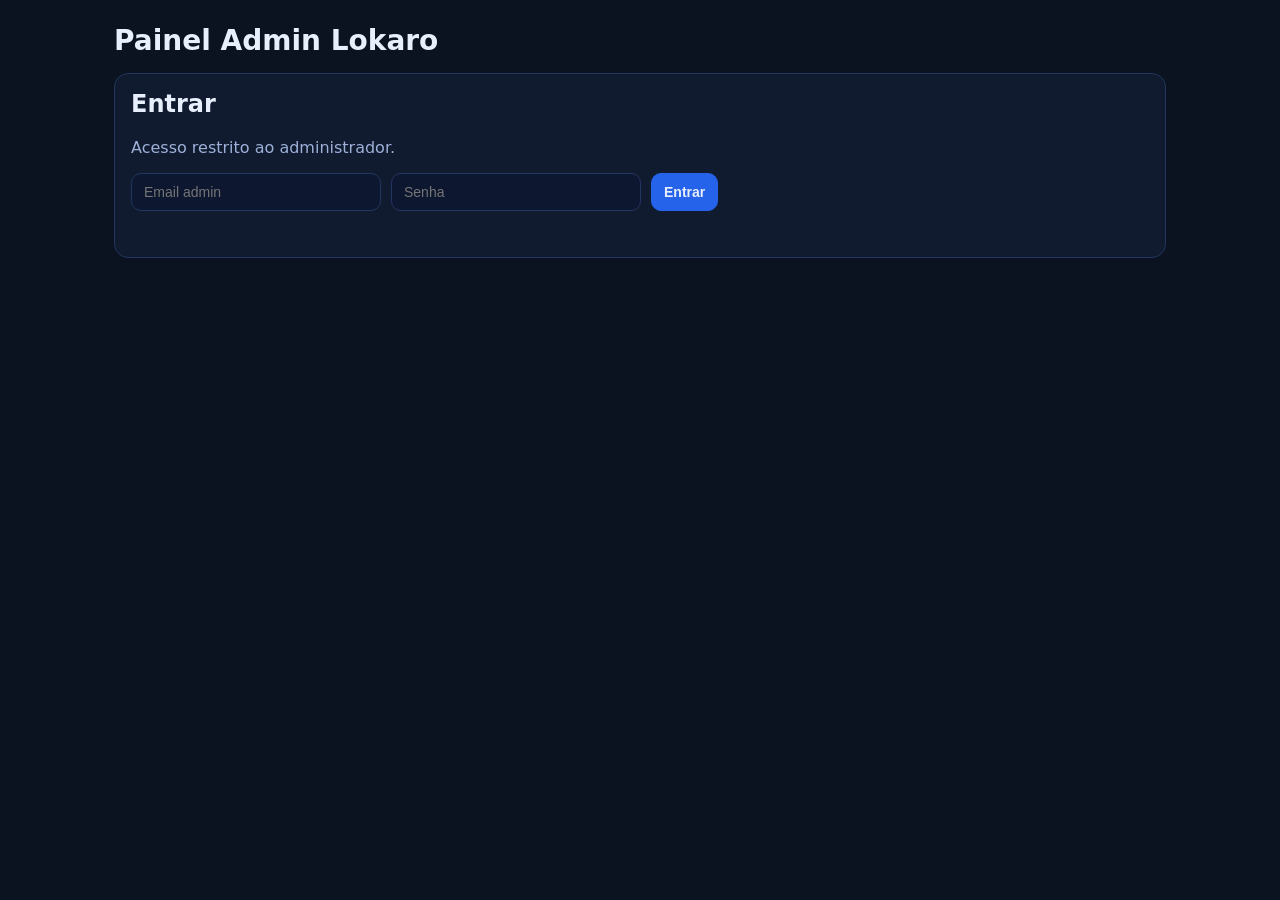
<file: admin.html>
<!DOCTYPE html>
<html lang="pt-BR">
<head>
  <meta charset="UTF-8" />
  <meta name="viewport" content="width=device-width, initial-scale=1.0" />
  <title>Lokaro Admin</title>
  <style>
    :root {
      --bg: #0b1220;
      --card: #111b2f;
      --ink: #e7eefc;
      --mut: #9db0d8;
      --line: #22365f;
      --primary: #2563eb;
      --danger: #dc2626;
      --ok: #16a34a;
    }
    * { box-sizing: border-box; }
    body {
      margin: 0;
      font-family: Inter, system-ui, -apple-system, Segoe UI, Roboto, sans-serif;
      background: var(--bg);
      color: var(--ink);
    }
    .wrap { max-width: 1100px; margin: 0 auto; padding: 24px; }
    h1 { margin: 0 0 16px; font-size: 28px; }
    .card {
      background: var(--card);
      border: 1px solid var(--line);
      border-radius: 14px;
      padding: 16px;
      margin-bottom: 16px;
    }
    .row { display: flex; gap: 10px; flex-wrap: wrap; }
    input, button {
      border-radius: 10px;
      border: 1px solid var(--line);
      background: #0d1730;
      color: var(--ink);
      font-size: 14px;
      padding: 10px 12px;
    }
    input { min-width: 250px; }
    button {
      background: var(--primary);
      border-color: var(--primary);
      cursor: pointer;
      font-weight: 600;
    }
    button.logout { background: #1f2f54; border-color: #2b4679; }
    .status { min-height: 20px; margin-top: 10px; color: var(--mut); }
    .status.err { color: #fca5a5; }
    .status.ok { color: #86efac; }
    .stats { display: grid; grid-template-columns: repeat(auto-fit, minmax(180px, 1fr)); gap: 10px; }
    .stat { background: #0d1730; border: 1px solid var(--line); border-radius: 10px; padding: 10px; }
    .stat b { font-size: 20px; display: block; }
    table { width: 100%; border-collapse: collapse; }
    th, td { text-align: left; padding: 9px 8px; border-bottom: 1px solid var(--line); font-size: 13px; vertical-align: top; }
    th { color: var(--mut); font-weight: 600; }
    .pill {
      display: inline-block;
      padding: 2px 8px;
      border-radius: 999px;
      font-size: 11px;
      font-weight: 700;
      border: 1px solid var(--line);
      background: #0d1730;
    }
    .pill.ok { color: #86efac; border-color: #166534; }
    .pill.warn { color: #fde68a; border-color: #92400e; }
    .pill.err { color: #fca5a5; border-color: #7f1d1d; }
    .hidden { display: none; }
    .mut { color: var(--mut); }
    .sql-help {
      margin-top: 10px;
      padding: 10px;
      border: 1px solid var(--line);
      border-radius: 10px;
      background: #0d1730;
    }
    .sql-help pre {
      margin: 8px 0 0;
      white-space: pre-wrap;
      word-break: break-word;
      color: #dbeafe;
      font-size: 12px;
    }
  </style>
</head>
<body>
  <div class="wrap">
    <h1>Painel Admin Lokaro</h1>

    <section class="card" id="loginCard">
      <h2 style="margin-top:0">Entrar</h2>
      <p class="mut">Acesso restrito ao administrador.</p>
      <div class="row">
        <input id="adminEmail" type="email" placeholder="Email admin" />
        <input id="adminPassword" type="password" placeholder="Senha" />
        <button id="loginBtn" type="button">Entrar</button>
      </div>
      <div id="loginStatus" class="status"></div>
    </section>

    <section class="card hidden" id="dashboardCard">
      <div class="row" style="justify-content:space-between;align-items:center">
        <div>
          <h2 style="margin:0">Visao geral</h2>
          <p id="adminWho" class="mut" style="margin:6px 0 0"></p>
        </div>
        <div class="row">
          <button id="refreshBtn" type="button">Atualizar</button>
          <button id="logoutBtn" class="logout" type="button">Sair</button>
        </div>
      </div>
      <div class="stats" id="statsBox" style="margin-top:12px"></div>
      <div id="dashStatus" class="status"></div>
      <div id="sqlHelp" class="sql-help hidden">
        <div class="row" style="justify-content:space-between;align-items:center">
          <strong>SQL para criar support_requests</strong>
          <button id="copySqlBtn" type="button" class="logout">Copiar SQL</button>
        </div>
        <pre id="sqlHelpCode"></pre>
      </div>
    </section>

    <section class="card hidden" id="usersCard">
      <h2 style="margin-top:0">Emails que usam o sistema</h2>
      <div style="overflow:auto">
        <table>
          <thead>
            <tr>
              <th>Email</th>
              <th>Membro</th>
              <th>Msgs suporte</th>
              <th>Ultima atividade</th>
            </tr>
          </thead>
          <tbody id="usersBody"></tbody>
        </table>
      </div>
    </section>

    <section class="card hidden" id="supportCard">
      <h2 style="margin-top:0">Mensagens enviadas no site</h2>
      <div style="overflow:auto">
        <table>
          <thead>
            <tr>
              <th>ID</th>
              <th>Email</th>
              <th>Status</th>
              <th>Origem</th>
              <th>Mensagem</th>
              <th>Data</th>
            </tr>
          </thead>
          <tbody id="supportBody"></tbody>
        </table>
      </div>
    </section>
  </div>

  <script>
    const tokenKey = 'lokaro_admin_token';

    const loginCard = document.getElementById('loginCard');
    const dashboardCard = document.getElementById('dashboardCard');
    const usersCard = document.getElementById('usersCard');
    const supportCard = document.getElementById('supportCard');

    const adminEmail = document.getElementById('adminEmail');
    const adminPassword = document.getElementById('adminPassword');
    const loginBtn = document.getElementById('loginBtn');
    const loginStatus = document.getElementById('loginStatus');

    const refreshBtn = document.getElementById('refreshBtn');
    const logoutBtn = document.getElementById('logoutBtn');
    const adminWho = document.getElementById('adminWho');
    const statsBox = document.getElementById('statsBox');
    const dashStatus = document.getElementById('dashStatus');
    const sqlHelp = document.getElementById('sqlHelp');
    const sqlHelpCode = document.getElementById('sqlHelpCode');
    const copySqlBtn = document.getElementById('copySqlBtn');
    const usersBody = document.getElementById('usersBody');
    const supportBody = document.getElementById('supportBody');

    const supportTableSql = `create table if not exists public.support_requests (
  id bigint generated by default as identity primary key,
  email text not null,
  message text not null check (char_length(message) <= 500),
  status text not null default 'new' check (status in ('new', 'answered')),
  source_page text not null default 'unknown',
  created_at timestamptz not null default now(),
  replied_at timestamptz
);

create index if not exists idx_support_requests_created_at
  on public.support_requests (created_at desc);

alter table public.support_requests enable row level security;`;

    function setStatus(el, msg, tone) {
      el.textContent = msg || '';
      el.classList.remove('err', 'ok');
      if (tone) el.classList.add(tone);
    }

    function fmtDate(value) {
      if (!value) return '-';
      const d = new Date(value);
      if (Number.isNaN(d.getTime())) return '-';
      return d.toLocaleString('pt-BR');
    }

    function readToken() {
      return localStorage.getItem(tokenKey) || '';
    }

    function saveToken(token) {
      localStorage.setItem(tokenKey, token);
    }

    function clearToken() {
      localStorage.removeItem(tokenKey);
    }

    async function doLogin() {
      setStatus(loginStatus, 'Entrando...', null);
      try {
        const response = await fetch('/api/admin-login', {
          method: 'POST',
          headers: { 'Content-Type': 'application/json' },
          body: JSON.stringify({
            email: adminEmail.value.trim(),
            password: adminPassword.value
          })
        });
        const data = await response.json();
        if (!response.ok || !data.ok) {
          throw new Error(data.error || 'Falha no login');
        }
        saveToken(data.token);
        setStatus(loginStatus, 'Login realizado com sucesso.', 'ok');
        await loadDashboard();
      } catch (error) {
        setStatus(loginStatus, error.message || 'Erro no login.', 'err');
      }
    }

    function billingPill(status) {
      const s = String(status || '-').toLowerCase();
      if (s === 'active') return '<span class="pill ok">active</span>';
      if (s === 'pending') return '<span class="pill warn">pending</span>';
      if (s === 'cancelled') return '<span class="pill err">cancelled</span>';
      return '<span class="pill">' + (status || '-') + '</span>';
    }

    function renderStats(stats) {
      const items = [
        ['Total de emails unicos', stats.total_users],
        ['Membros cadastrados', stats.total_members],
        ['Mensagens de suporte', stats.total_support_messages]
      ];
      statsBox.innerHTML = items
        .map(([label, value]) => `<div class="stat"><b>${value || 0}</b><span>${label}</span></div>`)
        .join('');
    }

    function renderUsers(users) {
      if (!Array.isArray(users) || !users.length) {
        usersBody.innerHTML = '<tr><td colspan="4" class="mut">Nenhum email encontrado.</td></tr>';
        return;
      }

      usersBody.innerHTML = users
        .map((u) => `
          <tr>
            <td>${u.email || '-'}</td>
            <td>${u.member_status || '-'}</td>
            <td>${u.support_messages_count || 0}</td>
            <td>${fmtDate(u.last_seen_at)}</td>
          </tr>
        `)
        .join('');
    }

    function renderSupport(rows) {
      if (!Array.isArray(rows) || !rows.length) {
        supportBody.innerHTML = '<tr><td colspan="6" class="mut">Nenhuma mensagem encontrada.</td></tr>';
        return;
      }

      supportBody.innerHTML = rows
        .map((r) => `
          <tr>
            <td>${r.id ?? '-'}</td>
            <td>${r.email || '-'}</td>
            <td>${r.status || '-'}</td>
            <td>${r.source_page || '-'}</td>
            <td>${String(r.message || '').slice(0, 220)}</td>
            <td>${fmtDate(r.created_at)}</td>
          </tr>
        `)
        .join('');
    }

    async function loadDashboard() {
      const token = readToken();
      if (!token) {
        loginCard.classList.remove('hidden');
        dashboardCard.classList.add('hidden');
        usersCard.classList.add('hidden');
        supportCard.classList.add('hidden');
        return;
      }

      setStatus(dashStatus, 'Carregando dados...', null);
      try {
        const response = await fetch('/api/admin-dashboard', {
          headers: {
            Authorization: `Bearer ${token}`
          }
        });
        const data = await response.json();

        if (!response.ok || !data.ok) {
          throw new Error(data.error || 'Falha ao carregar painel');
        }

        loginCard.classList.add('hidden');
        dashboardCard.classList.remove('hidden');
        usersCard.classList.remove('hidden');
        supportCard.classList.remove('hidden');

        adminWho.textContent = `Admin autenticado: ${data.admin_email || '-'}`;
        renderStats(data.stats || {});
        renderUsers(data.users || []);
        renderSupport(data.support_messages || []);
        if (data.warning) {
          setStatus(dashStatus, data.warning, 'err');
          if (String(data.warning).toLowerCase().includes('support_requests')) {
            sqlHelpCode.textContent = supportTableSql;
            sqlHelp.classList.remove('hidden');
          } else {
            sqlHelp.classList.add('hidden');
          }
        } else {
          setStatus(dashStatus, 'Painel atualizado.', 'ok');
          sqlHelp.classList.add('hidden');
        }
      } catch (error) {
        clearToken();
        loginCard.classList.remove('hidden');
        dashboardCard.classList.add('hidden');
        usersCard.classList.add('hidden');
        supportCard.classList.add('hidden');
        setStatus(loginStatus, error.message || 'Sessao expirada.', 'err');
      }
    }

    loginBtn.addEventListener('click', () => {
      void doLogin();
    });

    adminPassword.addEventListener('keydown', (event) => {
      if (event.key === 'Enter') {
        event.preventDefault();
        void doLogin();
      }
    });

    refreshBtn.addEventListener('click', () => {
      void loadDashboard();
    });

    logoutBtn.addEventListener('click', () => {
      clearToken();
      loginCard.classList.remove('hidden');
      dashboardCard.classList.add('hidden');
      usersCard.classList.add('hidden');
      supportCard.classList.add('hidden');
      sqlHelp.classList.add('hidden');
      setStatus(loginStatus, 'Sessao encerrada.', null);
    });

    copySqlBtn.addEventListener('click', async () => {
      try {
        await navigator.clipboard.writeText(supportTableSql);
        setStatus(dashStatus, 'SQL copiado. Cole no SQL Editor do Supabase e execute.', 'ok');
      } catch {
        setStatus(dashStatus, 'Nao foi possivel copiar automaticamente. Copie o bloco manualmente.', 'err');
      }
    });

    void loadDashboard();
  </script>
</body>
</html>
</file>
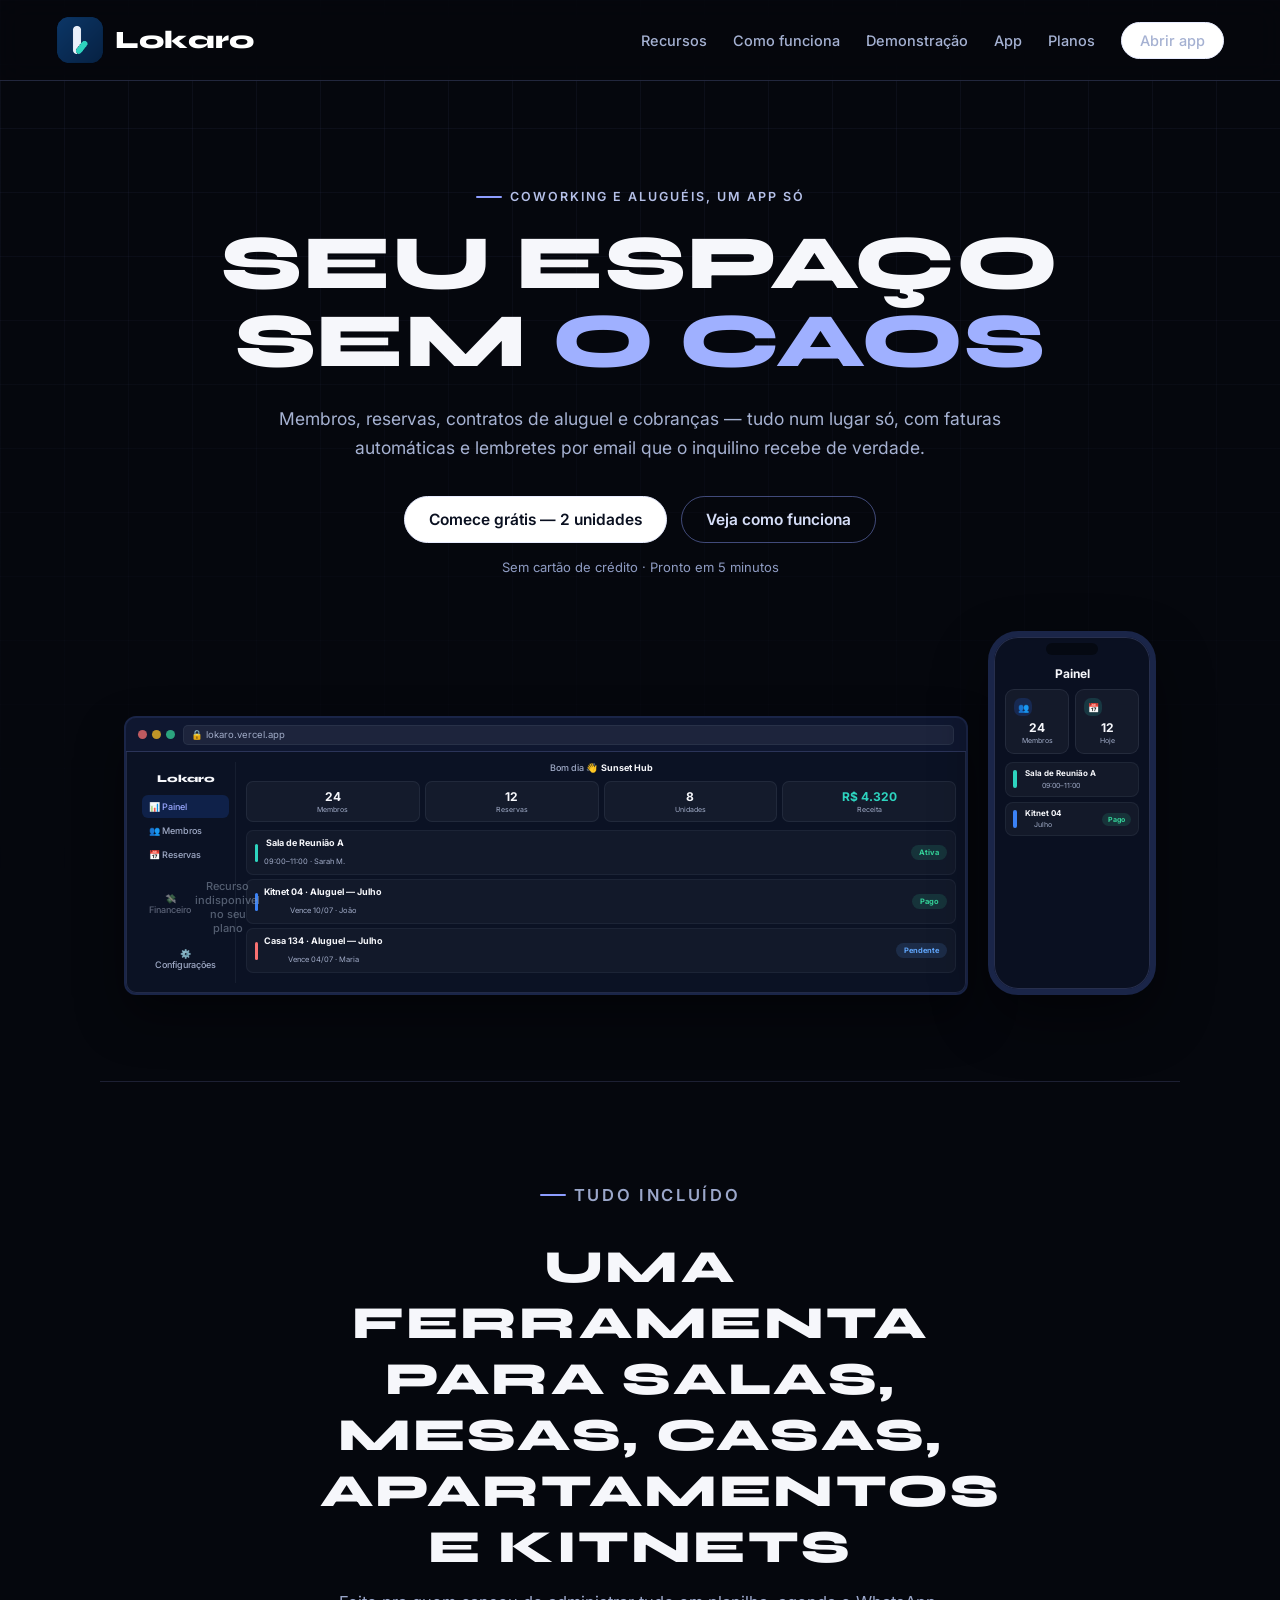
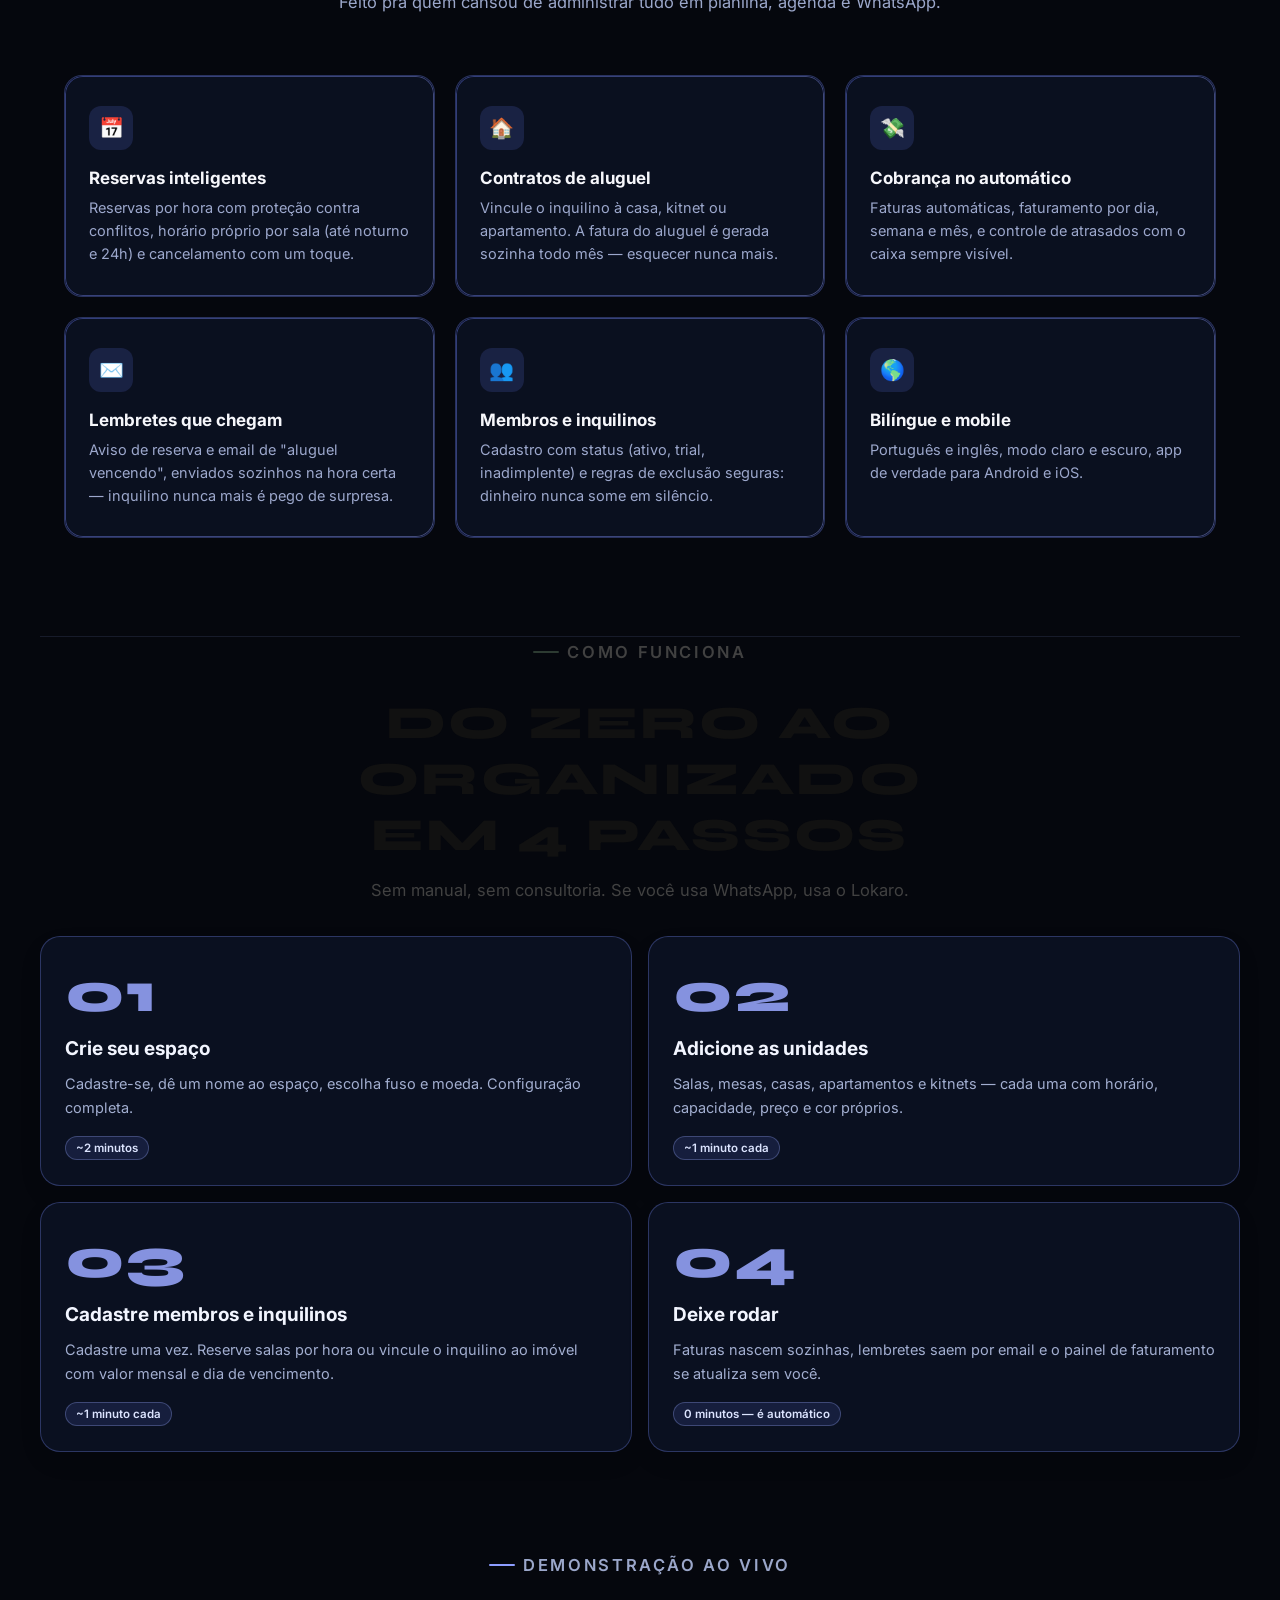
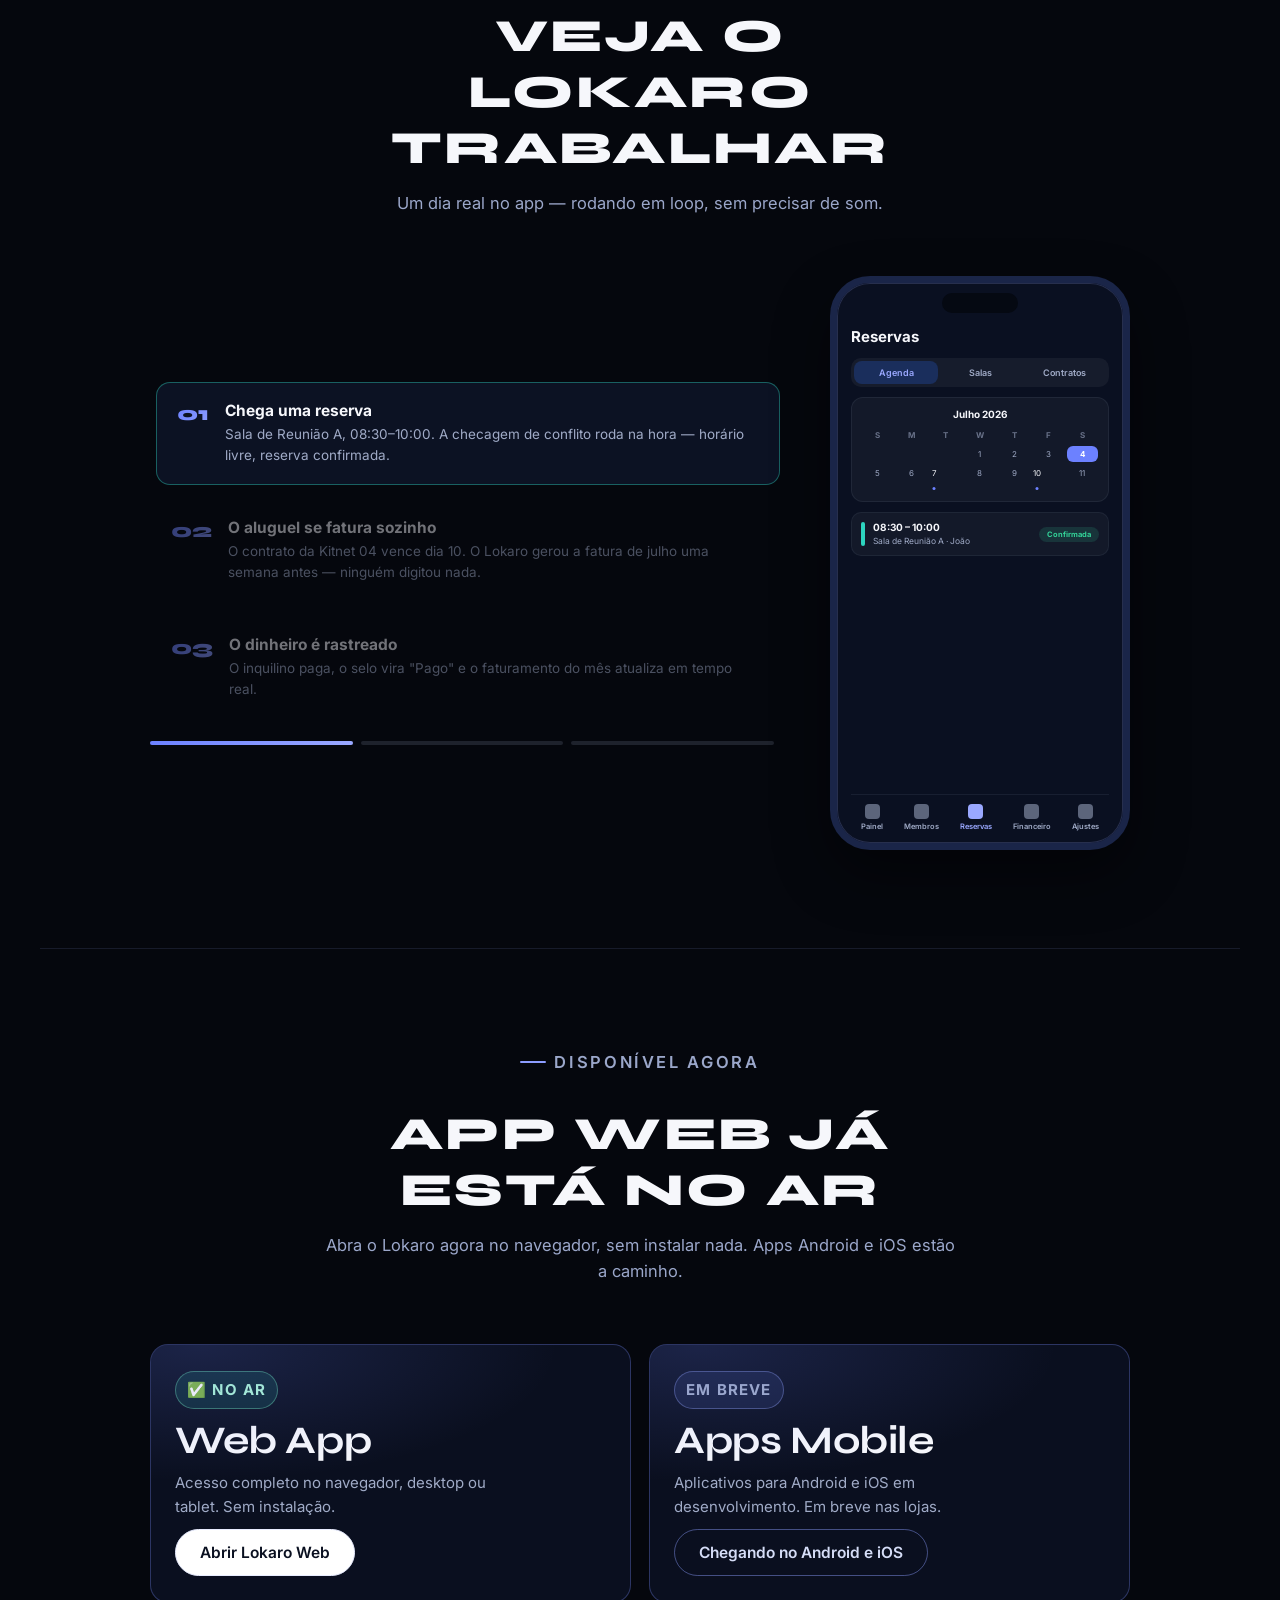
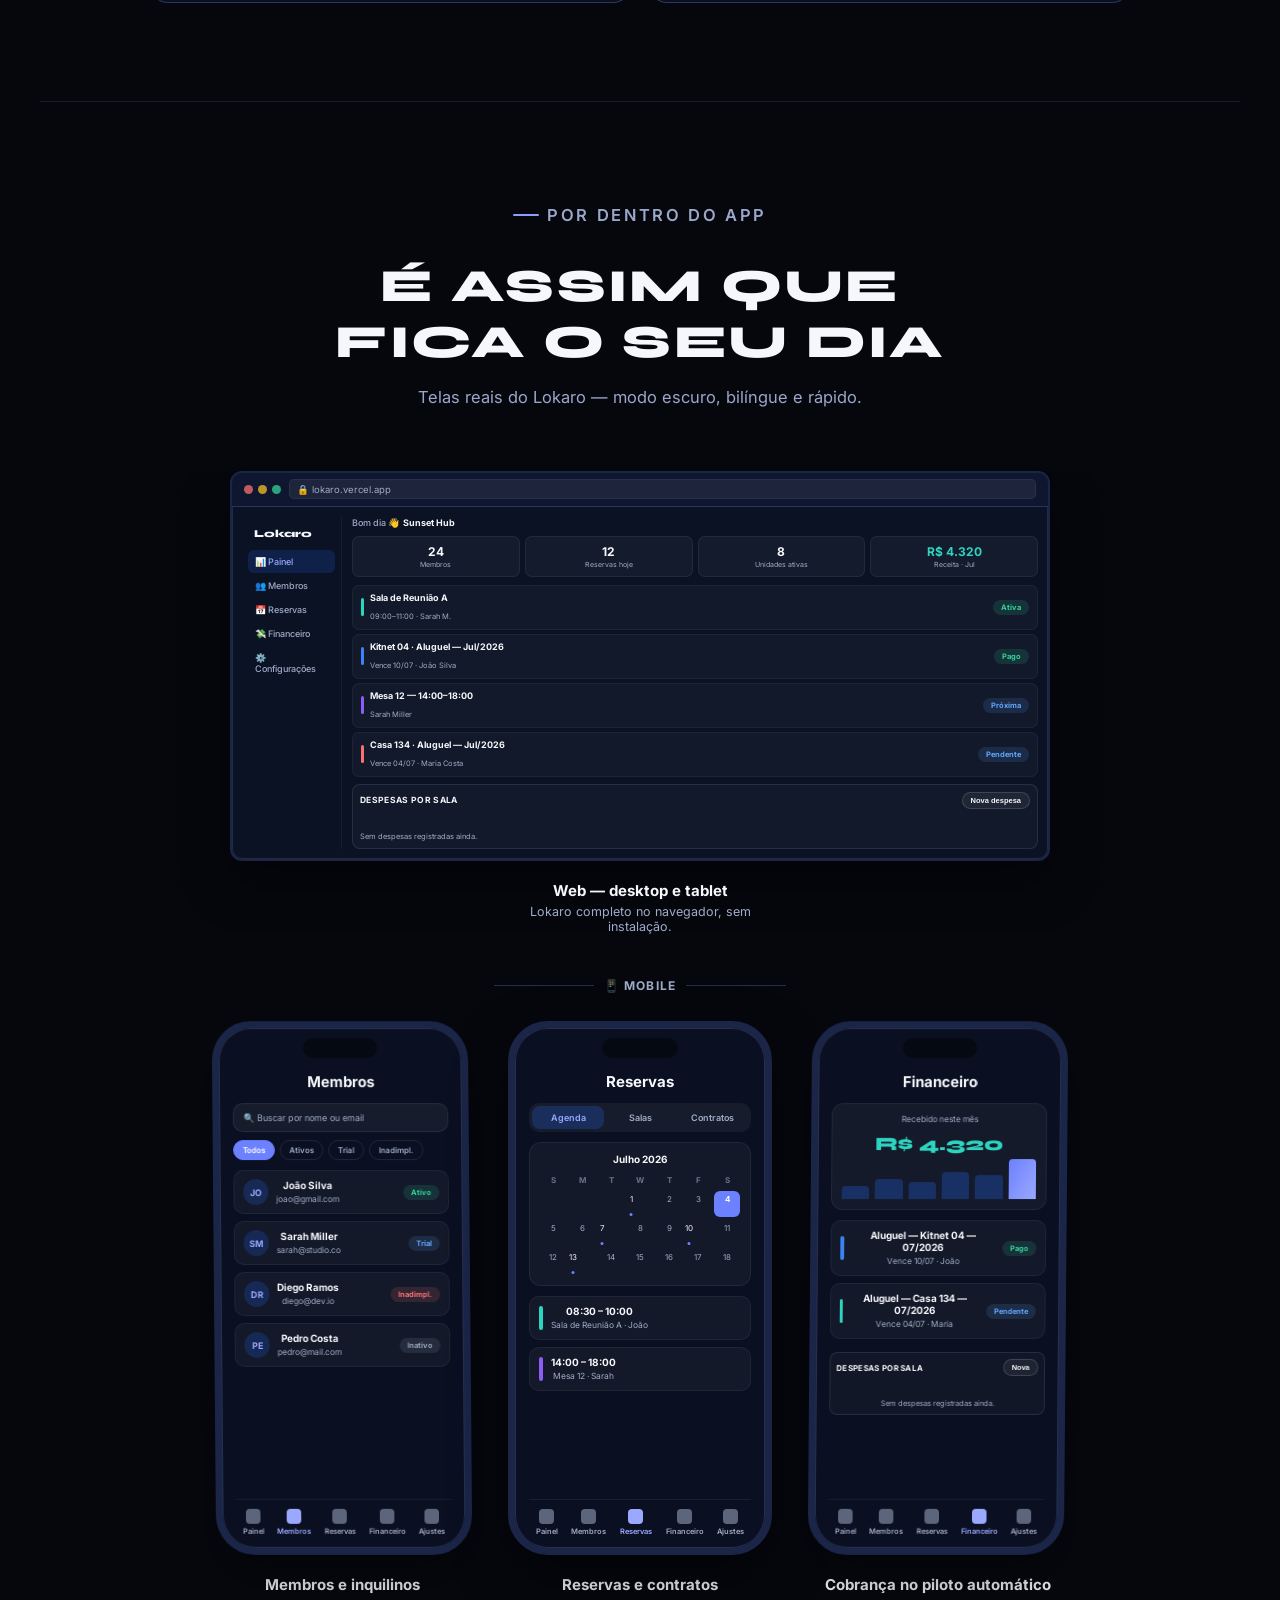
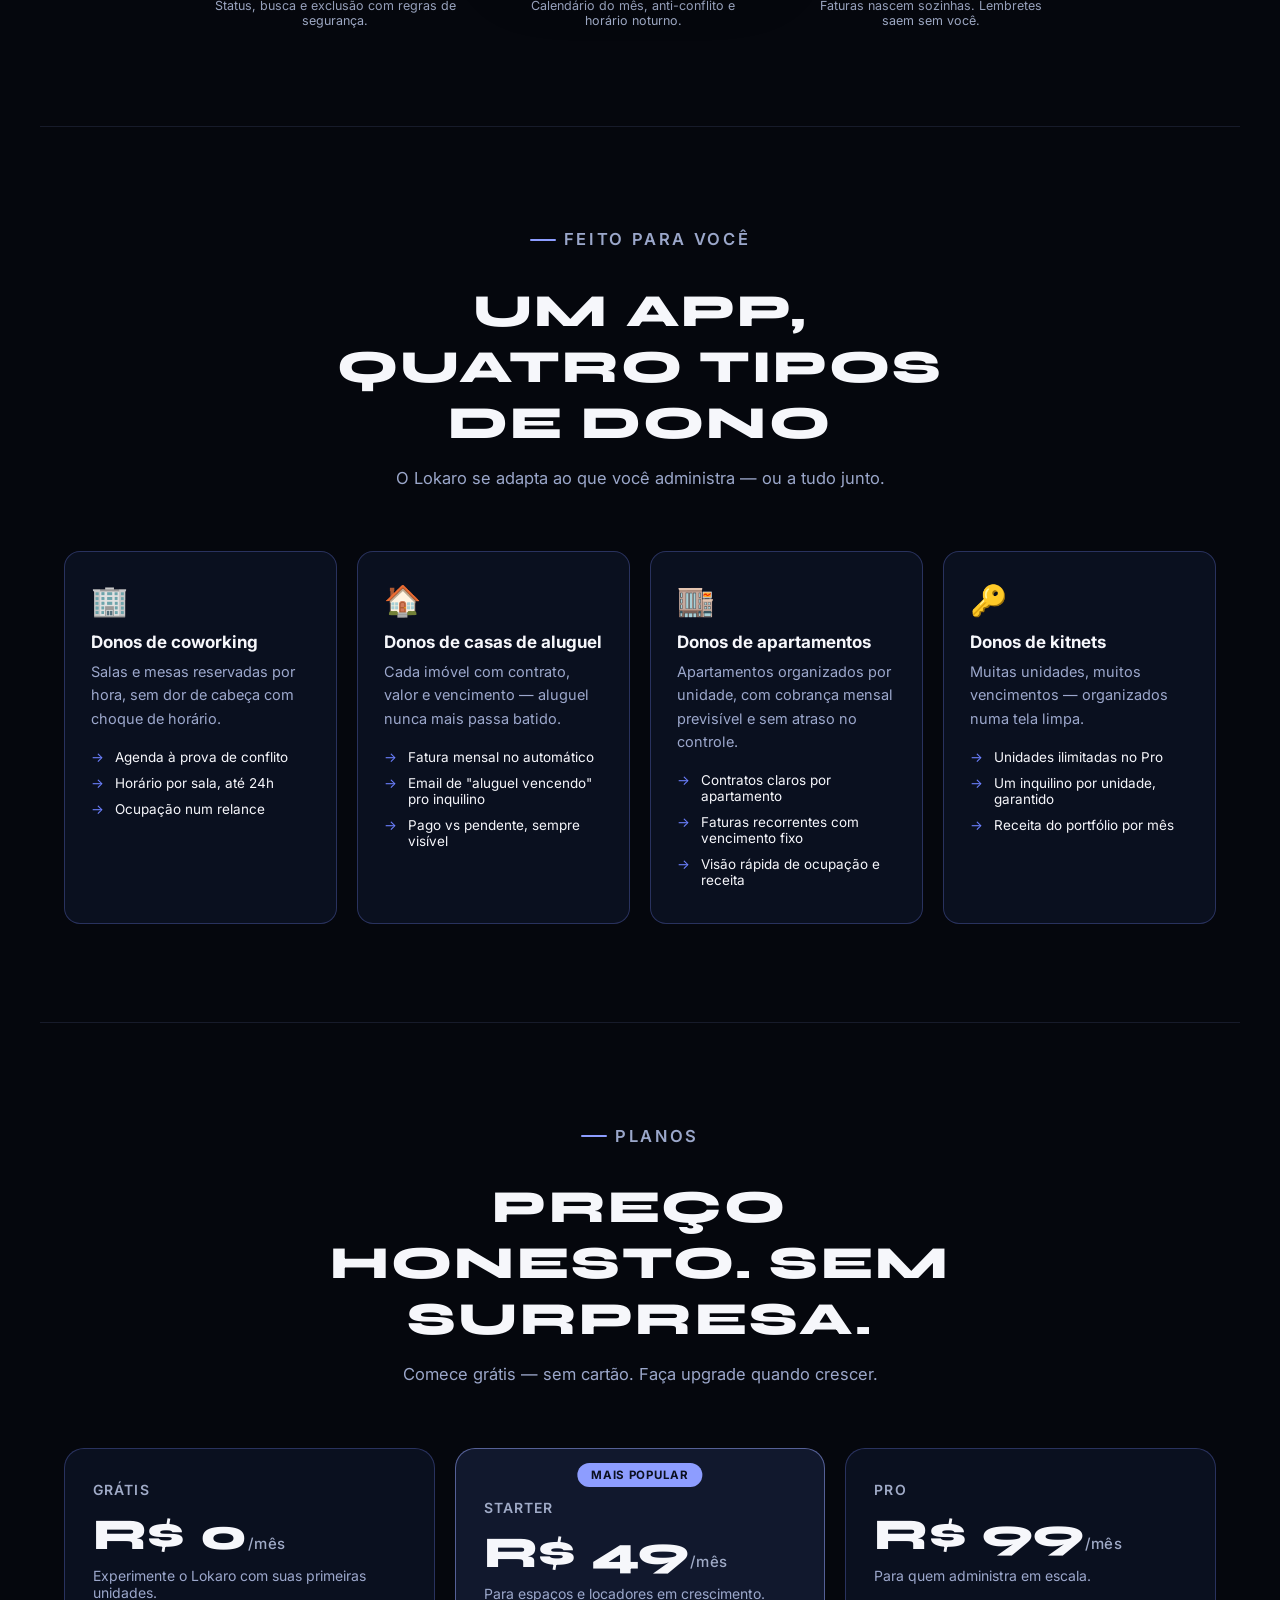
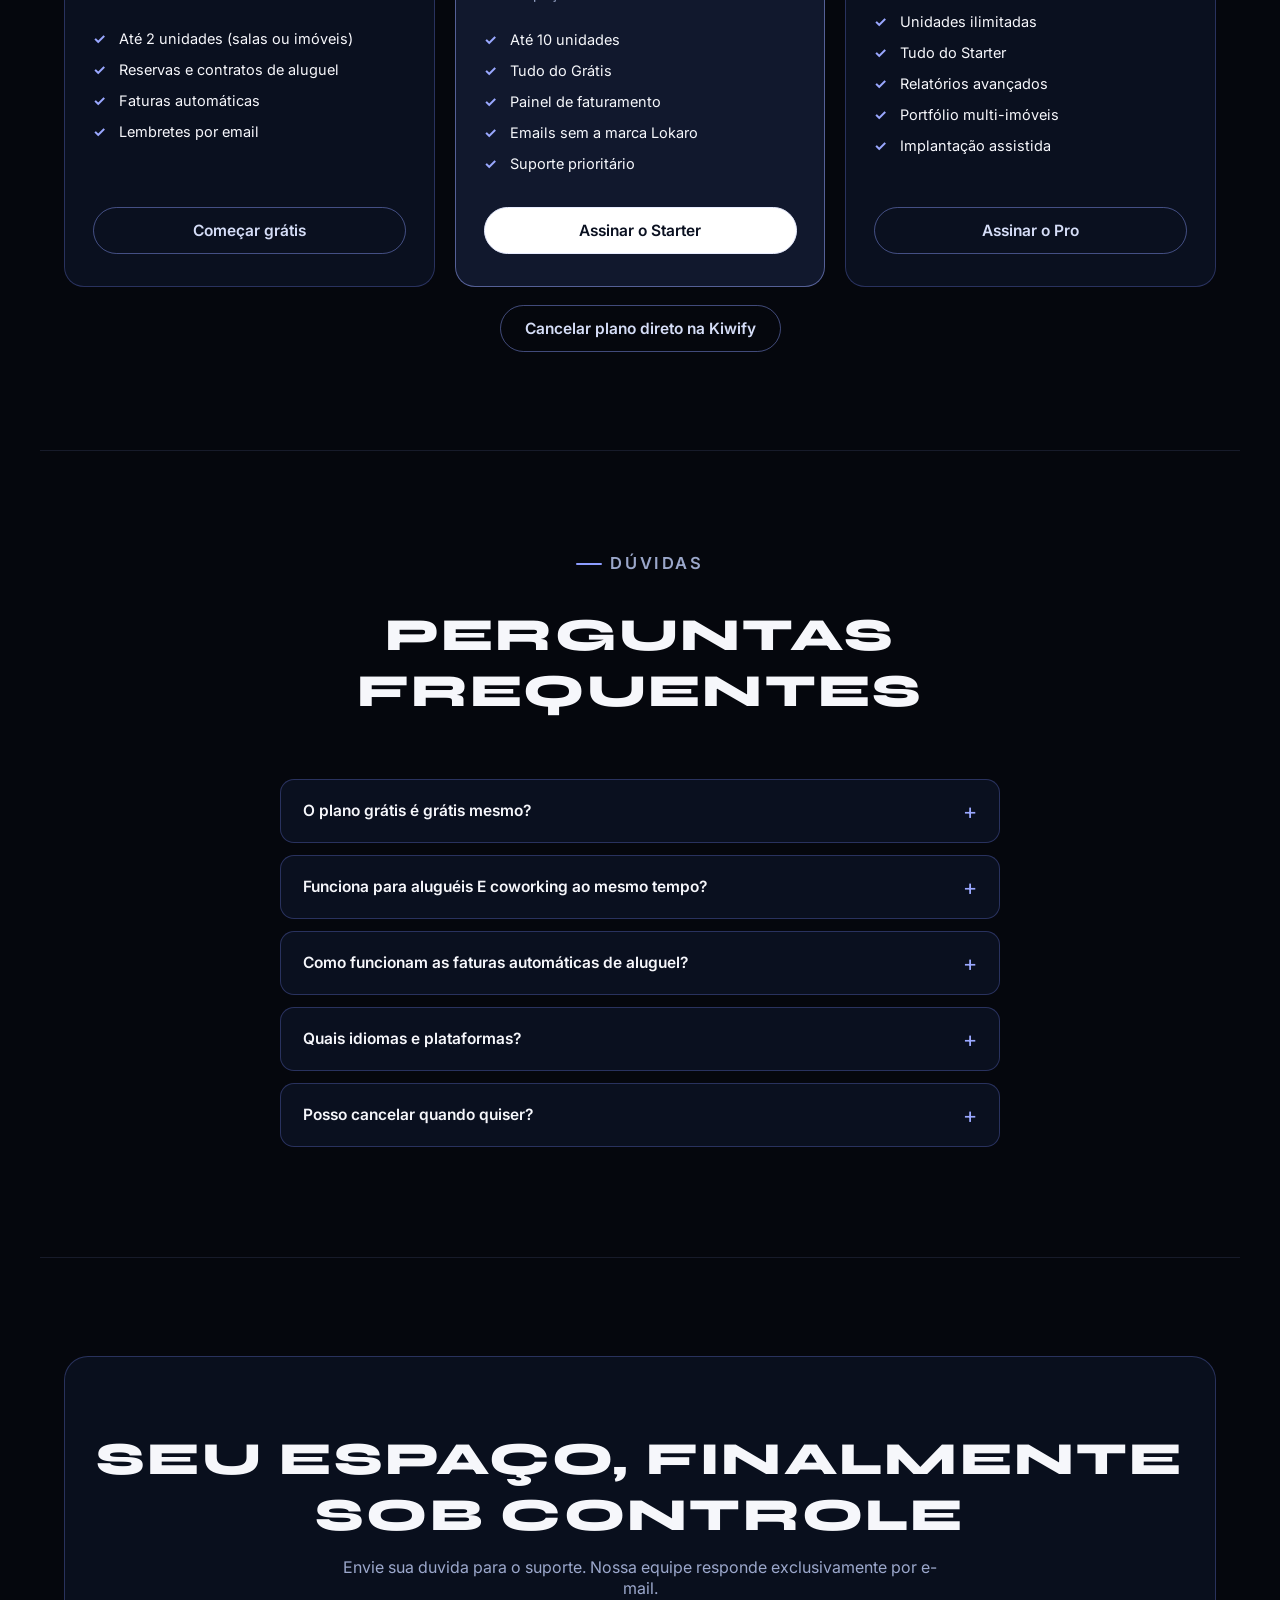
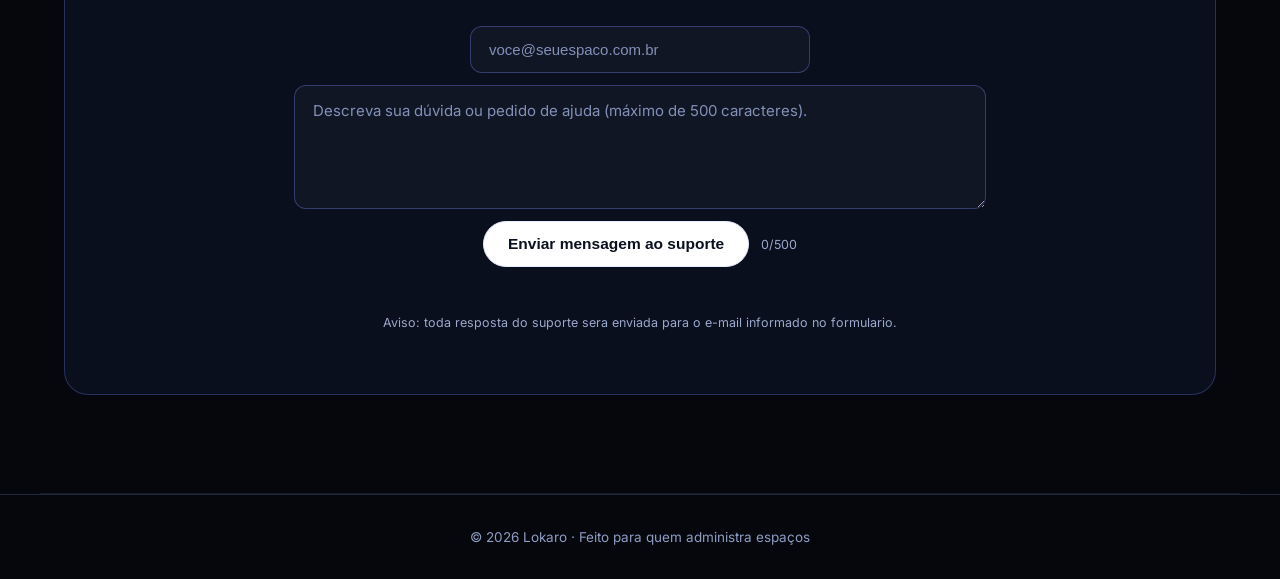
<file: br.html>
<!DOCTYPE html>
<html lang="pt-BR">
<head>
<meta charset="UTF-8">
<meta name="viewport" content="width=device-width, initial-scale=1.0">
<title>Lokaro — Gestão de coworking e aluguéis sem caos</title>
<meta name="description" content="O Lokaro administra membros, reservas, contratos de aluguel e cobranças para coworkings e donos de imóveis. Comece grátis.">
<link rel="preconnect" href="https://fonts.googleapis.com">
<link rel="preconnect" href="https://fonts.gstatic.com" crossorigin>
<link href="https://fonts.googleapis.com/css2?family=Syne:wght@700;800&family=Inter:wght@400;500;600;700&display=swap" rel="stylesheet">
<style>
:root{
  --bg:#0B1220;
  --bg-soft:#0F192C;
  --card:rgba(255,255,255,.035);
  --card-border:rgba(147,163,188,.14);
  --ink:#EAF0FA;
  --mut:#93A3BC;
  --blue:#2563EB;
  --blue-soft:#3B82F6;
  --teal:#2DD4BF;
  --grad:linear-gradient(120deg,#2563EB 0%,#2DD4BF 100%);
  --radius:16px;
  --ease:cubic-bezier(.22,.9,.32,1);
}
*{margin:0;padding:0;box-sizing:border-box}
html{scroll-behavior:smooth}
body{
  font-family:'Inter',sans-serif;background:var(--bg);color:var(--ink);
  -webkit-font-smoothing:antialiased;overflow-x:hidden;
}
::selection{background:rgba(45,212,191,.3)}

/* ---------- Ambient background ---------- */
.glow{position:fixed;border-radius:50%;filter:blur(120px);pointer-events:none;z-index:0}
.glow.g1{width:560px;height:560px;top:-180px;left:-120px;background:rgba(37,99,235,.22)}
.glow.g2{width:480px;height:480px;top:30%;right:-160px;background:rgba(45,212,191,.12)}
.grid-bg{
  position:fixed;inset:0;z-index:0;pointer-events:none;
  background-image:linear-gradient(rgba(147,163,188,.05) 1px,transparent 1px),
                   linear-gradient(90deg,rgba(147,163,188,.05) 1px,transparent 1px);
  background-size:56px 56px;
  mask-image:radial-gradient(ellipse 90% 60% at 50% 0%,#000 30%,transparent 75%);
}
main,header,section,footer{position:relative;z-index:1}

/* ---------- Nav ---------- */
nav{
  position:sticky;top:0;z-index:50;
  display:flex;align-items:center;justify-content:space-between;
  padding:16px clamp(20px,5vw,56px);
  background:rgba(11,18,32,.72);backdrop-filter:blur(14px);
  border-bottom:1px solid rgba(147,163,188,.08);
}
.brand{display:flex;align-items:center;gap:11px;text-decoration:none}
.brand span{font-family:'Syne',sans-serif;font-weight:800;font-size:25px;color:var(--ink);letter-spacing:.2px}
.logo{width:48px;height:48px;border-radius:12px;object-fit:cover;display:block;display:block;transition:transform .45s var(--ease),box-shadow .45s var(--ease)}
.brand:hover .logo{transform:rotate(-6deg) scale(1.06);box-shadow:0 6px 24px rgba(45,212,191,.35)}
.nav-links{display:flex;gap:26px;align-items:center}
.nav-links a{
  color:var(--mut);text-decoration:none;font-size:14.5px;font-weight:500;
  position:relative;transition:color .25s var(--ease);
}
.nav-links a::after{
  content:"";position:absolute;left:0;bottom:-5px;height:2px;width:100%;
  background:var(--grad);border-radius:2px;transform:scaleX(0);transform-origin:left;
  transition:transform .3s var(--ease);
}
.nav-links a:hover{color:var(--ink)}
.nav-links a:hover::after{transform:scaleX(1)}
.nav-cta{
  padding:9px 18px;border-radius:999px;font-size:14px;font-weight:600;
  color:#fff;background:var(--grad);background-size:150% 150%;text-decoration:none;
  transition:background-position .4s var(--ease),transform .25s var(--ease),box-shadow .3s var(--ease);
}
.nav-cta:hover{background-position:100% 0;transform:translateY(-2px);box-shadow:0 8px 28px rgba(37,99,235,.45)}

/* ---------- Hero ---------- */
.hero{
  max-width:1160px;margin:0 auto;padding:88px 24px 72px;
  display:grid;grid-template-columns:1.05fr .95fr;gap:56px;align-items:center;
}
.eyebrow{
  display:inline-flex;align-items:center;gap:8px;
  font-size:12.5px;font-weight:600;letter-spacing:.14em;text-transform:uppercase;
  color:var(--teal);margin-bottom:20px;
}
.eyebrow::before{content:"";width:26px;height:2px;background:var(--grad);border-radius:2px}
h1{
  font-family:'Syne',sans-serif;font-weight:800;
  font-size:clamp(34px,5vw,58px);line-height:1.06;letter-spacing:-.5px;margin-bottom:20px;
}
h1 .gword{
  background:var(--grad);-webkit-background-clip:text;background-clip:text;color:transparent;
}
.hero p.sub{font-size:17.5px;line-height:1.65;color:var(--mut);max-width:480px;margin-bottom:34px}
.cta-row{display:flex;gap:14px;flex-wrap:wrap}
.btn{
  display:inline-flex;align-items:center;gap:8px;
  padding:14px 26px;border-radius:12px;font-size:15.5px;font-weight:600;
  text-decoration:none;transition:all .28s var(--ease);cursor:pointer;border:0;
}
.btn.primary{
  color:#fff;background:var(--grad);background-size:160% 160%;
  box-shadow:0 4px 18px rgba(37,99,235,.35);
}
.btn.primary:hover{
  background-position:100% 0;transform:translateY(-3px);
  box-shadow:0 12px 34px rgba(45,212,191,.4);
}
.btn.ghost{
  color:var(--ink);background:transparent;border:1.5px solid var(--card-border);
}
.btn.ghost:hover{border-color:var(--teal);color:var(--teal);transform:translateY(-3px);background:rgba(45,212,191,.06)}
.hero-note{margin-top:16px;font-size:13px;color:var(--mut)}

/* Mock do produto */
.mock{position:relative;animation:float 7s ease-in-out infinite}
@keyframes float{0%,100%{transform:translateY(0)}50%{transform:translateY(-12px)}}
.mock-card{
  background:linear-gradient(160deg,rgba(255,255,255,.06),rgba(255,255,255,.02));
  border:1px solid var(--card-border);border-radius:20px;padding:22px;
  backdrop-filter:blur(8px);box-shadow:0 30px 70px rgba(0,0,0,.45);
  transition:transform .5s var(--ease),border-color .4s var(--ease);
}
.mock:hover .mock-card{transform:perspective(900px) rotateY(-4deg) rotateX(2deg);border-color:rgba(45,212,191,.4)}
.mock-title{font-size:13px;color:var(--mut);margin-bottom:14px;display:flex;justify-content:space-between}
.mock-title b{color:var(--ink);font-weight:600}
.kpis{display:grid;grid-template-columns:1fr 1fr;gap:12px;margin-bottom:16px}
.kpi{background:rgba(255,255,255,.04);border:1px solid rgba(147,163,188,.1);border-radius:12px;padding:14px;transition:border-color .3s var(--ease),transform .3s var(--ease)}
.kpi:hover{border-color:var(--teal);transform:translateY(-2px)}
.kpi b{font-size:22px;display:block;font-weight:700}
.kpi span{font-size:11.5px;color:var(--mut)}
.kpi.t b{color:var(--teal)} .kpi.b b{color:var(--blue-soft)}
.mrow{
  display:flex;align-items:center;gap:12px;padding:11px 12px;border-radius:12px;
  background:rgba(255,255,255,.03);border:1px solid rgba(147,163,188,.08);margin-bottom:8px;
  transition:background .3s var(--ease),transform .3s var(--ease);
}
.mrow:hover{background:rgba(45,212,191,.07);transform:translateX(4px)}
.dot{width:8px;height:26px;border-radius:6px}
.mrow small{color:var(--mut);font-size:12px;margin-left:auto}
.mrow p{font-size:13.5px;font-weight:500}
.badge-paid{margin-left:auto;font-size:11px;color:var(--teal);background:rgba(45,212,191,.12);padding:4px 10px;border-radius:999px;font-weight:600}

/* ---------- Sections ---------- */
section{max-width:1160px;margin:0 auto;padding:88px 24px}
.sec-head{text-align:center;max-width:640px;margin:0 auto 56px}
h2{font-family:'Syne',sans-serif;font-weight:800;font-size:clamp(26px,3.6vw,40px);letter-spacing:-.3px;margin:10px 0 14px}
.sec-head p{color:var(--mut);font-size:16.5px;line-height:1.6}

/* Features */
.features{display:grid;grid-template-columns:repeat(auto-fit,minmax(260px,1fr));gap:18px}
.feat{
  background:var(--card);border:1px solid var(--card-border);border-radius:var(--radius);
  padding:28px 24px;position:relative;overflow:hidden;
  transition:transform .35s var(--ease),border-color .35s var(--ease),background .35s var(--ease);
}
.feat::before{
  content:"";position:absolute;inset:0;border-radius:inherit;padding:1px;
  background:var(--grad);opacity:0;transition:opacity .35s var(--ease);
  mask:linear-gradient(#000 0 0) content-box,linear-gradient(#000 0 0);
  -webkit-mask:linear-gradient(#000 0 0) content-box,linear-gradient(#000 0 0);
  -webkit-mask-composite:xor;mask-composite:exclude;pointer-events:none;
}
.feat:hover{transform:translateY(-6px);background:rgba(255,255,255,.055)}
.feat:hover::before{opacity:1}
.feat .ico{
  width:44px;height:44px;border-radius:12px;display:grid;place-items:center;margin-bottom:18px;
  background:rgba(37,99,235,.14);color:var(--blue-soft);font-size:20px;
  transition:background .35s var(--ease),color .35s var(--ease),transform .35s var(--ease);
}
.feat:hover .ico{background:rgba(45,212,191,.16);color:var(--teal);transform:scale(1.08) rotate(-4deg)}
.feat h3{font-size:17px;font-weight:700;margin-bottom:8px;transition:color .3s var(--ease)}
.feat:hover h3{color:var(--teal)}
.feat p{font-size:14.5px;line-height:1.6;color:var(--mut)}

/* Pricing */
.pricing{display:grid;grid-template-columns:repeat(auto-fit,minmax(260px,1fr));gap:20px;align-items:stretch}
.plan{
  background:var(--card);border:1px solid var(--card-border);border-radius:20px;padding:32px 28px;
  display:flex;flex-direction:column;position:relative;
  transition:transform .35s var(--ease),border-color .35s var(--ease),box-shadow .35s var(--ease);
}
.plan:hover{transform:translateY(-8px);border-color:rgba(59,130,246,.5);box-shadow:0 24px 50px rgba(0,0,0,.4)}
.plan.featured{
  background:linear-gradient(170deg,rgba(37,99,235,.16),rgba(45,212,191,.08));
  border:1.5px solid transparent;
  background-clip:padding-box;
  padding-top:50px;
}
.plan.featured::before{
  content:"";position:absolute;inset:-1.5px;border-radius:21px;z-index:-1;background:var(--grad);
}
.plan.featured:hover{box-shadow:0 26px 60px rgba(37,99,235,.35)}
.pop{
  position:absolute;top:14px;left:50%;transform:translateX(-50%);
  font-size:11.5px;font-weight:700;letter-spacing:.06em;color:#06131f;
  background:var(--grad);padding:5px 14px;border-radius:999px;white-space:nowrap;z-index:2;
}
.plan .pname{font-size:14px;font-weight:600;letter-spacing:.08em;text-transform:uppercase;color:var(--mut);margin-bottom:10px}
.plan .price{font-family:'Syne',sans-serif;font-size:44px;font-weight:800;margin-bottom:6px}
.plan .price span{font-size:15px;font-weight:500;color:var(--mut);font-family:'Inter',sans-serif}
.plan .pdesc{font-size:14px;color:var(--mut);margin-bottom:22px}
.plan ul{list-style:none;margin-bottom:28px;flex:1}
.plan li{
  font-size:14.5px;color:var(--ink);padding:7px 0 7px 26px;position:relative;
}
.plan li::before{
  content:"✓";position:absolute;left:0;color:var(--teal);font-weight:700;
}
.plan .btn{justify-content:center;width:100%}
.plan .btn.ghost:hover{border-color:var(--blue-soft);color:var(--blue-soft)}
.pricing-actions{margin-top:18px;display:flex;justify-content:center}
.pricing-actions .btn{min-width:260px;justify-content:center}

/* Waitlist / CTA final */
.cta-final{
  text-align:center;background:linear-gradient(160deg,rgba(37,99,235,.14),rgba(45,212,191,.07));
  border:1px solid var(--card-border);border-radius:24px;padding:64px 28px;
}
.wl-form{display:flex;gap:12px;justify-content:center;flex-wrap:wrap;margin-top:26px}
.wl-form input{
  width:min(340px,80vw);padding:14px 18px;border-radius:12px;font-size:15px;color:var(--ink);
  background:rgba(255,255,255,.05);border:1.5px solid var(--card-border);outline:none;
  transition:border-color .3s var(--ease),box-shadow .3s var(--ease);
}
.wl-form textarea{
  width:min(692px,80vw);min-height:124px;padding:14px 18px;border-radius:12px;font-size:15px;color:var(--ink);
  background:rgba(255,255,255,.05);border:1.5px solid var(--card-border);outline:none;resize:vertical;
  transition:border-color .3s var(--ease),box-shadow .3s var(--ease);font-family:inherit;line-height:1.45;
}
.wl-form input::placeholder{color:var(--mut)}
.wl-form textarea::placeholder{color:var(--mut)}
.wl-form input:focus,
.wl-form textarea:focus{border-color:var(--teal);box-shadow:0 0 0 4px rgba(45,212,191,.14)}
.wl-form .full-line{flex-basis:100%;display:flex;justify-content:center}
.wl-form .form-row{display:flex;gap:12px;flex-wrap:wrap;justify-content:center;align-items:center}
.form-note{margin-top:14px;font-size:12.5px;color:var(--mut)}
.char-count{font-size:12.5px;color:var(--mut);margin-top:2px}
.form-status{margin-top:14px;font-size:13.5px;min-height:20px}
.support-intro{color:var(--mut);max-width:620px;margin:10px auto 0;line-height:1.35;word-break:normal;overflow-wrap:normal;hyphens:none}

.admin-panel{
  margin:24px auto 0;max-width:860px;text-align:left;padding:18px;border-radius:14px;
  border:1px dashed rgba(147,163,188,.35);background:rgba(2,6,23,.3);
}
.admin-panel h3{font-size:16px;margin-bottom:10px}
.admin-auth{display:flex;gap:10px;flex-wrap:wrap;align-items:center}
.admin-auth input{width:min(360px,100%)}
.admin-list{display:grid;gap:12px;margin-top:14px}
.ticket{
  border:1px solid var(--card-border);border-radius:12px;padding:12px;background:rgba(255,255,255,.03);
}
.ticket .meta{display:flex;gap:10px;flex-wrap:wrap;color:var(--mut);font-size:12.5px;margin-bottom:8px}
.ticket p{font-size:14px;line-height:1.5;white-space:pre-wrap}
.ticket .actions{display:flex;gap:8px;flex-wrap:wrap;margin-top:10px}
.badge{display:inline-block;padding:2px 8px;border-radius:999px;font-size:11px;font-weight:700;letter-spacing:.04em}
.badge.new{background:rgba(59,130,246,.2);color:#93C5FD}
.badge.answered{background:rgba(16,185,129,.2);color:#6EE7B7}

/* Footer */
footer{
  border-top:1px solid rgba(147,163,188,.08);
  padding:34px 24px;text-align:center;color:var(--mut);font-size:13.5px;
}
footer a{color:var(--mut);text-decoration:none;transition:color .25s var(--ease)}
footer a:hover{color:var(--teal)}


/* How it works */
#how{
  background:#F5F5F0;
  border:1px solid rgba(45,59,50,.18);
  border-radius:28px;
  padding:72px 30px;
}
#how .sec-head{margin:0 auto 46px}
#how .eyebrow{color:#2D3B32}
#how .eyebrow::before{background:#2D3B32}
#how h2{color:#111111}
#how .sec-head p{color:#414141}

#how .steps{
  display:grid;
  grid-template-columns:repeat(4,minmax(0,1fr));
  gap:18px;
  counter-reset:step;
}
#how .step{
  background:#FFFFFF;
  border:1px solid rgba(45,59,50,.2);
  border-radius:16px;
  padding:30px 24px;
  position:relative;
  counter-increment:step;
  box-shadow:0 10px 26px rgba(17,17,17,.06);
  transition:transform .28s var(--ease),box-shadow .28s var(--ease),border-color .28s var(--ease);
}
#how .step::before{
  content:counter(step,decimal-leading-zero);
  font-family:'Syne',sans-serif;
  font-weight:800;
  font-size:33px;
  color:#2D3B32;
  display:block;
  margin-bottom:14px;
  letter-spacing:.02em;
}
#how .step:hover{
  transform:translateY(-4px);
  border-color:#2D3B32;
  box-shadow:0 14px 34px rgba(17,17,17,.1);
}
#how .step h3{font-size:16.5px;font-weight:700;margin-bottom:8px;color:#111111}
#how .step p{font-size:14px;line-height:1.62;color:#333333}
#how .step .stime{
  display:inline-block;
  margin-top:14px;
  font-size:11.5px;
  font-weight:600;
  color:#2D3B32;
  background:rgba(45,59,50,.1);
  border:1px solid rgba(45,59,50,.2);
  padding:4px 10px;
  border-radius:999px;
}
@media (max-width:1060px){
  #how .steps{grid-template-columns:repeat(2,minmax(0,1fr))}
}
@media (max-width:640px){
  #how{padding:56px 18px}
  #how .steps{grid-template-columns:1fr}
}

/* Who it's for */
.who{display:grid;grid-template-columns:repeat(auto-fit,minmax(260px,1fr));gap:18px}
.who-card{
  border-radius:var(--radius);padding:30px 26px;border:1px solid var(--card-border);
  background:var(--card);transition:transform .35s var(--ease),box-shadow .35s var(--ease),border-color .35s var(--ease);
}
.who-card:hover{transform:translateY(-6px) scale(1.01);border-color:rgba(59,130,246,.5);box-shadow:0 20px 46px rgba(0,0,0,.4)}
.who-card .wemoji{font-size:30px;margin-bottom:14px;display:block;transition:transform .35s var(--ease)}
.who-card:hover .wemoji{transform:scale(1.15) rotate(-6deg)}
.who-card h3{font-size:17px;font-weight:700;margin-bottom:8px}
.who-card p{font-size:14.5px;line-height:1.6;color:var(--mut)}
.who-card ul{list-style:none;margin-top:14px}
.who-card li{font-size:13.5px;color:var(--ink);padding:5px 0 5px 24px;position:relative}
.who-card li::before{content:"→";position:absolute;left:0;color:var(--teal);transition:transform .25s var(--ease)}
.who-card:hover li::before{transform:translateX(3px)}

/* FAQ */
.faq{max-width:720px;margin:0 auto}
.faq details{
  border:1px solid var(--card-border);border-radius:14px;background:var(--card);
  margin-bottom:12px;overflow:hidden;transition:border-color .3s var(--ease),background .3s var(--ease);
}
.faq details:hover{border-color:rgba(45,212,191,.4)}
.faq details[open]{background:rgba(255,255,255,.05);border-color:rgba(45,212,191,.5)}
.faq summary{
  cursor:pointer;list-style:none;padding:18px 22px;font-weight:600;font-size:15.5px;
  display:flex;justify-content:space-between;align-items:center;gap:16px;
  transition:color .25s var(--ease);
}
.faq summary::-webkit-details-marker{display:none}
.faq summary::after{
  content:"+";font-size:22px;color:var(--teal);font-weight:400;
  transition:transform .3s var(--ease);flex-shrink:0;
}
.faq details[open] summary::after{transform:rotate(45deg)}
.faq summary:hover{color:var(--teal)}
.faq .fa{padding:0 22px 20px;font-size:14.5px;line-height:1.65;color:var(--mut)}


/* ---------- Phone mockups ---------- */
.phone{
  width:264px;border-radius:40px;background:#0D1526;
  border:7px solid #1B2740;box-shadow:0 40px 90px rgba(0,0,0,.55),inset 0 0 0 1.5px rgba(147,163,188,.12);
  overflow:hidden;position:relative;flex-shrink:0;
}
.phone::before{ /* dynamic island */
  content:"";position:absolute;top:10px;left:50%;transform:translateX(-50%);
  width:76px;height:20px;border-radius:12px;background:#050A14;z-index:5;
}
.pscreen{padding:42px 14px 12px;min-height:520px;display:flex;flex-direction:column;font-size:11px}
.pgreet{color:var(--mut);font-size:10px}
.ptitle{font-weight:700;font-size:15px;margin:2px 0 12px}
.pkpis{display:grid;grid-template-columns:1fr 1fr;gap:8px;margin-bottom:10px}
.pkpi{background:rgba(255,255,255,.045);border:1px solid rgba(147,163,188,.12);border-radius:11px;padding:10px}
.pkpi .pi{width:22px;height:22px;border-radius:7px;display:grid;place-items:center;font-size:11px;margin-bottom:7px}
.pkpi b{font-size:16px;display:block}
.pkpi span{font-size:8.5px;color:var(--mut)}
.pcardinfo{background:rgba(37,99,235,.14);border-radius:11px;padding:10px;margin-bottom:8px}
.pcardinfo b{color:var(--blue-soft);font-size:10.5px;display:block;margin-bottom:3px}
.pcardinfo p{color:var(--mut);font-size:9px;line-height:1.5}
.ptabs{
  margin-top:auto;display:flex;justify-content:space-around;
  border-top:1px solid rgba(147,163,188,.1);padding-top:9px;
}
.ptab{display:flex;flex-direction:column;align-items:center;gap:3px;color:var(--mut);font-size:7.5px;font-weight:600}
.ptab i{width:15px;height:15px;border-radius:4px;background:currentColor;opacity:.55;font-style:normal}
.ptab.on{color:var(--blue-soft)} .ptab.on i{opacity:1}
.pseg{display:flex;background:rgba(255,255,255,.05);border-radius:10px;padding:3px;margin-bottom:10px}
.pseg span{flex:1;text-align:center;padding:6px 0;border-radius:8px;font-size:9px;font-weight:600;color:var(--mut)}
.pseg span.on{background:rgba(37,99,235,.25);color:var(--blue-soft)}
.pcal{background:rgba(255,255,255,.04);border:1px solid rgba(147,163,188,.1);border-radius:12px;padding:10px;margin-bottom:10px}
.pcal .pmon{text-align:center;font-weight:700;font-size:10px;margin-bottom:7px}
.pcal .pdays{display:grid;grid-template-columns:repeat(7,1fr);gap:3px;text-align:center}
.pcal .pd{font-size:8px;color:var(--mut);padding:3px 0;border-radius:6px}
.pcal .pd.hd{font-weight:700;opacity:.6}
.pcal .pd.sel{background:var(--blue);color:#fff;font-weight:700}
.pcal .pd.dot{color:var(--ink);position:relative}
.pcal .pd.dot::after{content:"";position:absolute;bottom:1px;left:50%;transform:translateX(-50%);width:3px;height:3px;border-radius:50%;background:var(--teal)}
.prow{display:flex;align-items:center;gap:8px;background:rgba(255,255,255,.04);border:1px solid rgba(147,163,188,.09);border-radius:10px;padding:8px 9px;margin-bottom:7px}
.prow .pbar{width:4px;height:24px;border-radius:4px}
.prow b{font-size:10px;display:block}
.prow small{color:var(--mut);font-size:8.5px}
.pbadge{margin-left:auto;font-size:7.5px;font-weight:700;padding:3px 8px;border-radius:999px}
.pbadge.g{color:#34D399;background:rgba(52,211,153,.14)}
.pbadge.b{color:#60A5FA;background:rgba(96,165,250,.14)}
.pbadge.r{color:#F87171;background:rgba(248,113,113,.14)}
.pbadge.gr{color:#94A3B8;background:rgba(148,163,184,.14)}
.pav{width:26px;height:26px;border-radius:50%;background:rgba(37,99,235,.22);display:grid;place-items:center;color:var(--blue-soft);font-weight:700;font-size:9px}
.psearch{display:flex;align-items:center;gap:6px;background:rgba(255,255,255,.05);border:1px solid rgba(147,163,188,.12);border-radius:10px;padding:8px 10px;color:var(--mut);font-size:9px;margin-bottom:8px}
.pchips{display:flex;gap:5px;margin-bottom:10px;flex-wrap:wrap}
.pchip{font-size:8px;font-weight:600;padding:4px 9px;border-radius:999px;border:1px solid rgba(147,163,188,.16);color:var(--mut)}
.pchip.on{background:var(--blue);border-color:var(--blue);color:#fff}
.prev{background:rgba(255,255,255,.045);border:1px solid rgba(147,163,188,.1);border-radius:12px;padding:10px;margin-bottom:10px}
.prev .rv{font-size:19px;font-weight:800;font-family:'Syne',sans-serif}
.prev .rl{font-size:8.5px;color:var(--mut);margin-bottom:8px}
.pbars{display:flex;align-items:flex-end;gap:6px;height:44px}
.pbars i{flex:1;border-radius:4px 4px 0 0;background:rgba(37,99,235,.3);font-style:normal}
.pbars i.hi{background:var(--grad)}

/* ---------- Showcase (Inside the app) ---------- */
.showcase{
  display:flex;justify-content:center;align-items:flex-start;gap:34px;
  perspective:1400px;flex-wrap:wrap;
}
.show-item{text-align:center}
.show-item .phone{transition:transform .55s var(--ease),box-shadow .55s var(--ease)}
.show-item:nth-child(1) .phone{transform:rotateY(14deg) rotateX(2deg)}
.show-item:nth-child(3) .phone{transform:rotateY(-14deg) rotateX(2deg)}
.show-item:hover .phone{
  transform:rotateY(0) rotateX(0) translateY(-12px) scale(1.03);
  box-shadow:0 50px 110px rgba(37,99,235,.35),inset 0 0 0 1.5px rgba(45,212,191,.35);
}
.show-cap{margin-top:20px;font-weight:700;font-size:15px}
.show-cap small{display:block;font-weight:400;color:var(--mut);font-size:12.5px;margin-top:4px;max-width:250px}
@media (max-width:960px){
  .show-item:nth-child(1) .phone,.show-item:nth-child(3) .phone{transform:none}
}

/* ---------- Browser mockup ---------- */
.browser{
  border-radius:12px;background:#0D1526;
  border:2px solid #1B2740;
  box-shadow:0 24px 60px rgba(0,0,0,.5),inset 0 0 0 1px rgba(147,163,188,.1);
  overflow:hidden;
}
.browser-bar{
  height:34px;background:#111D30;border-bottom:1px solid rgba(147,163,188,.1);
  display:flex;align-items:center;padding:0 12px;gap:8px;
}
.browser-dots{display:flex;gap:5px}
.browser-dots span{width:9px;height:9px;border-radius:50%}
.browser-dots span:nth-child(1){background:rgba(248,113,113,.75)}
.browser-dots span:nth-child(2){background:rgba(251,191,36,.75)}
.browser-dots span:nth-child(3){background:rgba(52,211,153,.75)}
.browser-url{
  flex:1;background:rgba(255,255,255,.06);
  border:1px solid rgba(147,163,188,.1);border-radius:5px;
  height:20px;display:flex;align-items:center;
  padding:0 7px;font-size:9.5px;color:var(--mut);gap:4px;
}
.bscreen{padding:10px}
.blayout{display:flex}
.bsidebar{
  width:100px;flex-shrink:0;padding:6px;
  border-right:1px solid rgba(147,163,188,.08);
}
.bsb-logo{
  font-family:'Syne',sans-serif;font-weight:800;font-size:10.5px;
  color:var(--ink);padding:4px 6px 10px;
}
.bsb-item{
  font-size:9px;font-weight:500;color:var(--mut);
  padding:6px 7px;border-radius:6px;margin-bottom:1px;
  display:flex;align-items:center;gap:4px;
}
.bsb-item.active{background:rgba(37,99,235,.18);color:var(--blue-soft)}
.bmain{flex:1;padding:0 0 0 10px;overflow:hidden}
.bgreeting{font-size:9px;font-weight:500;color:var(--mut);margin-bottom:8px}
.bkpis{display:grid;grid-template-columns:repeat(4,1fr);gap:5px;margin-bottom:8px}
.bkpi{
  background:rgba(255,255,255,.04);border:1px solid rgba(147,163,188,.1);
  border-radius:7px;padding:7px 5px;text-align:center;
}
.bkpi b{font-size:12px;font-weight:700;display:block;color:var(--ink);margin-bottom:1px}
.bkpi span{font-size:7px;color:var(--mut);display:block}
.brow{
  display:flex;align-items:center;gap:6px;
  background:rgba(255,255,255,.03);border:1px solid rgba(147,163,188,.08);
  border-radius:7px;padding:6px 8px;margin-bottom:4px;
}
.brow .bbar{width:3px;height:18px;border-radius:3px;flex-shrink:0}
.brow b{font-size:9px;display:block;color:var(--ink)}
.brow small{color:var(--mut);font-size:7.5px}
.brow .pbadge{margin-left:auto}

.exp-widget{
  margin-top:7px;
  border:1px solid rgba(147,163,188,.16);
  border-radius:8px;
  padding:7px;
  background:rgba(255,255,255,.03);
}
.exp-head{
  display:flex;
  align-items:center;
  justify-content:space-between;
  gap:8px;
  margin-bottom:7px;
}
.exp-head b{font-size:8.5px;letter-spacing:.04em;text-transform:uppercase;color:var(--ink)}
.exp-toggle{
  border:1px solid rgba(147,163,188,.25);
  background:rgba(255,255,255,.06);
  color:var(--ink);
  font-size:7.5px;
  font-weight:700;
  border-radius:999px;
  padding:3px 8px;
  cursor:pointer;
}
.exp-form{display:grid;grid-template-columns:1fr 1fr;gap:6px;margin-bottom:6px}
.exp-form.is-hidden{display:none}
.exp-form input,.exp-form select{
  width:100%;
  border:1px solid rgba(147,163,188,.22);
  background:rgba(255,255,255,.04);
  color:var(--ink);
  border-radius:6px;
  padding:5px 6px;
  font-size:8px;
  outline:none;
}
.exp-form input::placeholder{color:var(--mut)}
.exp-form .full{grid-column:1 / -1}
.exp-form button{
  justify-self:start;
  border:1px solid rgba(45,212,191,.36);
  background:rgba(45,212,191,.12);
  color:#C6FFF2;
  border-radius:999px;
  padding:4px 9px;
  font-size:8px;
  font-weight:700;
  cursor:pointer;
}
.exp-msg{font-size:7.5px;color:var(--mut);min-height:11px;margin-bottom:5px}
.exp-totals,.exp-list{display:grid;gap:4px}
.exp-row,.exp-item{
  display:flex;
  align-items:center;
  justify-content:space-between;
  gap:8px;
  border:1px solid rgba(147,163,188,.14);
  border-radius:6px;
  padding:4px 6px;
  font-size:7.7px;
}
.exp-row span,.exp-item small{color:var(--mut)}
.exp-row b,.exp-item b{color:var(--ink)}
.exp-empty{font-size:7.5px;color:var(--mut)}
.phone-exp{margin-top:6px;padding:6px}
.phone-exp .exp-head b{font-size:8px}
.phone-exp .exp-form{grid-template-columns:1fr}
.phone-exp .exp-form input,.phone-exp .exp-form select{font-size:7.5px;padding:4px 5px}
.phone-exp .exp-row,.phone-exp .exp-item{font-size:7.2px;padding:4px 5px}

/* Hero device duo */
.device-hero{position:relative;display:flex;align-items:flex-end;gap:20px}
.device-hero .browser{
  flex:1;min-width:0;
  transition:transform .18s ease-out,box-shadow .4s var(--ease);
  will-change:transform;
}
.phone-mini{
  flex-shrink:0;
  width:168px;
  aspect-ratio:9/19.5;
  border-radius:30px;
  border:6px solid #1B2740;
  box-shadow:0 18px 48px rgba(0,0,0,.7),inset 0 0 0 1px rgba(147,163,188,.12);
  background:#0D1526;overflow:hidden;position:relative;
}
.phone-mini::before{
  content:"";position:absolute;top:6px;left:50%;transform:translateX(-50%);
  width:52px;height:12px;border-radius:8px;background:#050A14;z-index:5;
}
.phone-mini .pscreen{padding:28px 11px 12px;min-height:unset;font-size:9px}
.phone-mini .ptitle{font-size:12px;margin:1px 0 8px}
.phone-mini .pkpis{gap:6px;margin-bottom:8px}
.phone-mini .pkpi{padding:8px;border-radius:9px}
.phone-mini .pkpi .pi{width:18px;height:18px;font-size:9px;margin-bottom:5px}
.phone-mini .pkpi b{font-size:12px;line-height:1.1}
.phone-mini .pkpi span{font-size:7px}
.phone-mini .prow{padding:6px 7px;margin-bottom:5px;border-radius:8px}
.phone-mini .prow .pbar{height:18px}
.phone-mini .prow b{font-size:8px;line-height:1.2}
.phone-mini .prow small{font-size:7px}
.phone-mini .pbadge{font-size:7px;padding:2px 6px}

/* Web showcase block */
.web-showcase{display:flex;flex-direction:column;align-items:center;margin-bottom:44px}
.show-browser{
  width:100%;max-width:820px;
  transition:transform .55s var(--ease),box-shadow .55s var(--ease);
}
.show-browser:hover{
  transform:translateY(-8px);
  box-shadow:0 50px 100px rgba(37,99,235,.3),inset 0 0 0 1.5px rgba(45,212,191,.35);
}
.mobile-label{
  text-align:center;font-size:12px;font-weight:700;letter-spacing:.1em;
  text-transform:uppercase;color:var(--mut);margin-bottom:28px;
  display:flex;align-items:center;justify-content:center;gap:10px;
}
.mobile-label::before,.mobile-label::after{
  content:"";flex:1;max-width:100px;height:1px;background:var(--card-border);
}

/* App download cards */
.stores{
  max-width:980px;
  margin:0 auto;
  display:grid;
  grid-template-columns:repeat(2,minmax(0,1fr));
  gap:18px;
}
.store-card{
  background:rgba(12,18,35,.88);
  border:1px solid rgba(123,142,255,.3);
  border-radius:18px;
  padding:26px 24px;
  display:flex;
  flex-direction:column;
  gap:10px;
  min-height:244px;
  position:relative;
  overflow:hidden;
  transition:transform .3s var(--ease),border-color .3s var(--ease),background .3s var(--ease);
}
.store-card::before{
  content:"";
  position:absolute;
  inset:0;
  background:radial-gradient(580px 220px at 10% 0%,rgba(108,129,255,.18),transparent 62%);
  pointer-events:none;
}
.store-card:hover{
  transform:translateY(-4px);
  border-color:#9AA8FF;
  background:rgba(14,21,40,.95);
}
.store-card h3{
  font-size:39px;
  line-height:1.02;
  letter-spacing:-.01em;
  font-family:'Syne',sans-serif;
  margin-top:2px;
}
.store-card p{color:#A0ABC7;font-size:15px;line-height:1.6;max-width:36ch}
.store-card .btn{margin-top:auto;width:max-content}

.store-tag{
  width:max-content;
  font-size:11.5px;
  font-weight:700;
  letter-spacing:.08em;
  text-transform:uppercase;
  border-radius:999px;
  padding:6px 11px;
  border:1px solid rgba(154,168,255,.36);
  color:#D8E0FF;
  background:rgba(108,129,255,.12);
}

.stores .store-card:first-child .store-tag{
  border-color:rgba(109,223,176,.42);
  color:#A9F3D2;
  background:rgba(45,212,191,.13);
}

@media (max-width:860px){
  .stores{grid-template-columns:1fr}
  .store-card h3{font-size:34px}
}


/* ---------- Live demo ---------- */
.demo-wrap{display:grid;grid-template-columns:1fr auto;gap:56px;align-items:center;max-width:980px;margin:0 auto}
@media (max-width:900px){.demo-wrap{grid-template-columns:1fr;justify-items:center}}
.demo-steps{display:flex;flex-direction:column;gap:14px}
.dstep{
  display:flex;gap:16px;padding:18px 20px;border-radius:14px;
  border:1px solid transparent;transition:all .4s var(--ease);opacity:.45;
}
.dstep.active{
  opacity:1;background:var(--card);border-color:rgba(45,212,191,.4);
  transform:translateX(6px);
}
.dstep .dn{
  font-family:'Syne',sans-serif;font-weight:800;font-size:20px;flex-shrink:0;
  background:var(--grad);-webkit-background-clip:text;background-clip:text;color:transparent;
}
.dstep h3{font-size:15.5px;font-weight:700;margin-bottom:4px}
.dstep p{font-size:13.5px;color:var(--mut);line-height:1.55}
.demo-progress{display:flex;gap:8px;margin-top:22px}
.demo-progress i{
  height:4px;flex:1;border-radius:4px;background:rgba(147,163,188,.18);
  position:relative;overflow:hidden;font-style:normal;
}
.demo-progress i::after{
  content:"";position:absolute;inset:0;background:var(--grad);
  transform:scaleX(0);transform-origin:left;
}
.demo-progress i.run::after{animation:prog var(--dur,3.2s) linear forwards}
.demo-progress i.done::after{transform:scaleX(1)}
@keyframes prog{to{transform:scaleX(1)}}

.demo-phone{width:300px}
.demo-phone .pscreen{min-height:560px;position:relative;overflow:hidden}
.scene{
  position:absolute;inset:42px 14px 12px;display:flex;flex-direction:column;
  opacity:0;transform:translateX(26px);pointer-events:none;
  transition:opacity .5s var(--ease),transform .5s var(--ease);
}
.scene.on{opacity:1;transform:none}
.tap{
  position:absolute;width:34px;height:34px;border-radius:50%;
  border:2.5px solid var(--teal);opacity:0;pointer-events:none;z-index:9;
}
.scene.on .tap{animation:tapping 1.1s .9s var(--ease)}
@keyframes tapping{
  0%{opacity:0;transform:scale(.4)}
  25%{opacity:1;transform:scale(1)}
  60%{opacity:.9;transform:scale(.82)}
  100%{opacity:0;transform:scale(1.35)}
}
.rowin{opacity:0;transform:translateY(10px)}
.scene.on .rowin{animation:rin .5s 1.5s var(--ease) forwards}
@keyframes rin{to{opacity:1;transform:none}}
.flipbadge .pb-pending,.flipbadge .pb-paid{transition:opacity .3s}
.flipbadge .pb-paid{display:none}
.scene.on .flipbadge .pb-pending{animation:hideb .1s 2s forwards}
.scene.on .flipbadge .pb-paid{display:inline-block;opacity:0;animation:showb .35s 2s var(--ease) forwards}
@keyframes hideb{to{display:none;opacity:0;position:absolute;visibility:hidden}}
@keyframes showb{to{opacity:1}}
.growbar{transform:scaleY(.12);transform-origin:bottom}
.scene.on .growbar{animation:grow 1s .8s var(--ease) forwards}
@keyframes grow{to{transform:scaleY(1)}}




/* ---------- Efeitos premium ---------- */
/* Barra de progresso de rolagem */
.scrollbar-top{
  position:fixed;top:0;left:0;height:3px;width:100%;z-index:99;
  background:var(--grad);transform-origin:left;transform:scaleX(0);
}

/* Holofote que segue o mouse nos cards */
.spot{position:relative;overflow:hidden}
.spot::after{
  content:"";position:absolute;inset:0;border-radius:inherit;pointer-events:none;
  background:radial-gradient(260px circle at var(--mx,50%) var(--my,50%),rgba(45,212,191,.13),transparent 65%);
  opacity:0;transition:opacity .35s var(--ease);
}
.spot:hover::after{opacity:1}

/* Brilho varrendo o texto em gradiente */
h1 .gword{
  background:linear-gradient(120deg,#2563EB 20%,#7DE8DC 42%,#2DD4BF 55%,#2563EB 80%);
  background-size:220% 100%;
  -webkit-background-clip:text;background-clip:text;color:transparent;
  animation:shimmer 5.5s linear infinite;
}
@keyframes shimmer{0%{background-position:120% 0}100%{background-position:-120% 0}}

/* Tilt 3D do iPhone do herói (controlado por JS) */
.mock{perspective:1100px}
.mock .phone{transition:transform .18s ease-out,box-shadow .4s var(--ease);will-change:transform}

/* Botões magnéticos */
.btn{will-change:transform}

/* Bloqueio visual por plano */
.is-locked{
  opacity:.52 !important;
  filter:grayscale(.2);
  pointer-events:none;
  cursor:not-allowed;
}
.is-locked::after{
  content:"Recurso indisponivel no seu plano";
  display:block;
  font-size:11px;
  color:#93A3BC;
  margin-top:6px;
}

/* Revelação em cascata */
.reveal{transition-delay:var(--rd,0s)}

/* Ícones de check dos planos pulsam ao entrar */
.plan li{opacity:0;transform:translateX(-8px);transition:opacity .5s var(--ease),transform .5s var(--ease)}
.plan li{transition-delay:calc(var(--li,0)*70ms + .2s)}
.reveal.in .plan li,.plan.in li{opacity:1;transform:none}

@media (prefers-reduced-motion:reduce){
  h1 .gword{animation:none}
  .scrollbar-top{display:none}
}


/* ---------- Phone interativo (herói) ---------- */
#heroPhone .pscreen{position:relative;overflow:hidden}
.pscr{
  position:absolute;inset:42px 14px 64px;display:flex;flex-direction:column;
  opacity:0;transform:translateX(22px);pointer-events:none;
  transition:opacity .38s var(--ease),transform .38s var(--ease);
}
.pscr.on{opacity:1;transform:none;pointer-events:auto}
#heroPhone .ptabs{
  position:absolute;bottom:12px;left:14px;right:14px;margin-top:0;
  background:rgba(13,21,38,.9);backdrop-filter:blur(6px);
}
#heroPhone .ptab{cursor:pointer;transition:color .25s var(--ease),transform .2s var(--ease)}
#heroPhone .ptab:hover{color:var(--teal);transform:translateY(-2px)}
#heroPhone .ptab.on{color:var(--blue-soft)}
.try-hint{
  position:absolute;bottom:-46px;left:50%;transform:translateX(-50%);
  white-space:nowrap;font-size:13px;font-weight:600;color:var(--teal);
  background:rgba(45,212,191,.1);border:1px solid rgba(45,212,191,.35);
  padding:8px 16px;border-radius:999px;animation:hintpulse 2s ease-in-out infinite;
  transition:opacity .4s var(--ease);
}
@keyframes hintpulse{0%,100%{transform:translateX(-50%) translateY(0)}50%{transform:translateX(-50%) translateY(-5px)}}
.try-hint.off{opacity:0}

/* Reveal on scroll */
.reveal{opacity:0;transform:translateY(26px);transition:opacity .7s var(--ease),transform .7s var(--ease)}
.reveal.in{opacity:1;transform:none}

/* ---------- State-of-sites report override ---------- */
:root{
  --bg:#05070D;
  --bg-soft:#0A0F1C;
  --card:#0C1223;
  --card-border:rgba(123,142,255,.28);
  --ink:#F6F7FB;
  --mut:#A0ABC7;
  --blue:#6C81FF;
  --blue-soft:#9AA8FF;
  --teal:#6C81FF;
  --grad:linear-gradient(120deg,#6C81FF 0%,#9AA8FF 100%);
}

body{background:radial-gradient(1200px 700px at 70% -10%,rgba(88,108,255,.14),transparent 62%),var(--bg);color:var(--ink)}
::selection{background:rgba(108,129,255,.35)}
.glow{display:none}
.grid-bg{
  display:block;
  background-image:linear-gradient(rgba(154,168,255,.06) 1px,transparent 1px),linear-gradient(90deg,rgba(154,168,255,.06) 1px,transparent 1px);
  background-size:64px 64px;
  mask-image:linear-gradient(to bottom,#000 0%,rgba(0,0,0,.38) 60%,transparent 100%);
}

nav{
  background:rgba(5,7,13,.8);
  border-bottom:1px solid rgba(154,168,255,.2);
}
.brand span{color:#FFFFFF}
.nav-links a{color:#A5B1D2}
.nav-links a:hover{color:#FFFFFF}
.nav-links a::after{background:#8D9DFF}
.nav-cta{
  background:#FFFFFF;
  color:#0A1020;
  border-radius:999px;
  border:1px solid #E8ECFF;
  box-shadow:none;
}
.nav-cta:hover{background:#EEF2FF;box-shadow:none}

.hero{
  grid-template-columns:1fr;
  max-width:1080px;
  text-align:center;
  padding-top:108px;
  padding-bottom:86px;
  border-bottom:1px solid rgba(154,168,255,.16);
}
.hero > div:first-child{display:flex;flex-direction:column;align-items:center}
.hero .cta-row{justify-content:center}

.eyebrow{color:#B5C0E8;letter-spacing:.16em}
.eyebrow::before{background:#8D9DFF}
h1{
  text-transform:uppercase;
  letter-spacing:.01em;
  font-size:clamp(38px,6vw,82px);
  line-height:1.02;
  max-width:980px;
  margin-bottom:24px;
}
h1 .gword{background:none;color:#9FB0FF}
.hero p.sub{max-width:780px;color:#A6B2D2}
.hero-note{color:#8F9CC3}

.btn{border-radius:999px;padding:13px 24px;font-weight:600}
.btn.primary{background:#FFFFFF;color:#0A1020;border:1px solid #E8ECFF;box-shadow:none}
.btn.primary:hover{background:#EEF2FF;box-shadow:none;transform:translateY(-2px)}
.btn.ghost{background:transparent;color:#D5DDF7;border:1.5px solid rgba(141,157,255,.45)}
.btn.ghost:hover{background:rgba(108,129,255,.08);border-color:#9AA8FF;color:#FFFFFF}

section{
  max-width:1200px;
  padding-top:98px;
  padding-bottom:98px;
  border-bottom:1px solid rgba(154,168,255,.12);
}
.sec-head{margin-bottom:60px}
h2{text-transform:uppercase;letter-spacing:.05em;font-size:clamp(28px,4vw,46px)}
.sec-head p{color:#9BA7CA}

.mock-card,.kpi,.mrow,.feat,.plan,.who-card,.faq details,.cta-final,.ticket{
  background:rgba(12,18,35,.86);
  border:1px solid rgba(123,142,255,.28);
  box-shadow:none;
}

.features{grid-template-columns:repeat(auto-fit,minmax(280px,1fr));gap:20px}
.feat{border-radius:18px;padding:30px 24px}
.feat::before{opacity:.4}
.feat .ico{background:rgba(108,129,255,.16);color:#A9B6FF}
.feat:hover h3{color:#E7ECFF}
.feat p,.plan .pdesc,.who-card p,.faq .fa,.form-note,.char-count,.support-intro,.ticket .meta{color:#9CA8CC}

#how{
  background:transparent;
  border:0;
  border-radius:0;
  padding:0;
}
#how .sec-head{margin-bottom:32px}
#how .steps{display:grid;grid-template-columns:repeat(2,minmax(0,1fr));gap:16px}
#how .step{
  position:relative;
  background:rgba(12,18,35,.9);
  border:1px solid rgba(123,142,255,.3);
  border-radius:20px;
  padding:28px 24px 24px;
  min-height:250px;
}
#how .step::before{
  font-size:56px;
  line-height:1;
  color:rgba(154,168,255,.86);
  margin-bottom:16px;
}
#how .step h3{font-size:19px;color:#F2F5FF;margin-bottom:12px}
#how .step p{font-size:14.5px;line-height:1.68;color:#A2AED0}
#how .step .stime{margin-top:16px;color:#DCE4FF;background:rgba(108,129,255,.13);border-color:rgba(154,168,255,.3)}

.who,.pricing{gap:20px}
.plan.featured{background:rgba(18,26,48,.95);border-color:rgba(154,168,255,.5)}
.plan.featured::before{display:none}
.plan .price{letter-spacing:.01em}
.plan li::before{color:#9AA8FF}
.pop{background:#8D9DFF;color:#0B1020}

.faq details[open]{background:rgba(16,23,44,.94);border-color:#9AA8FF}
.faq summary::after{color:#9AA8FF}

.cta-final{background:rgba(10,16,31,.95)}
.wl-form input,.wl-form textarea,.admin-auth input{
  background:rgba(255,255,255,.03);
  color:#F6F7FB;
  border:1.5px solid rgba(123,142,255,.34);
}
.wl-form input::placeholder,.wl-form textarea::placeholder{color:#8390B8}
.wl-form input:focus,.wl-form textarea:focus{border-color:#9AA8FF;box-shadow:0 0 0 4px rgba(108,129,255,.2)}

.admin-panel{background:rgba(8,13,26,.92);border:1px dashed rgba(154,168,255,.46)}
.badge.new{background:rgba(108,129,255,.22);color:#9FB0FF}
.badge.answered{background:rgba(154,168,255,.24);color:#D8E0FF}

footer{border-top:1px solid rgba(154,168,255,.2);color:#8F9CC3}
footer a{color:#AFC0FF}

.phone{
  background:#0A1021;
  border-color:#1A2548;
  box-shadow:0 24px 56px rgba(0,0,0,.45),inset 0 0 0 1px rgba(154,168,255,.2);
}
.phone::before{background:#050912}
.browser{
  background:#0B1224;
  border-color:#1A2548;
  box-shadow:0 22px 48px rgba(0,0,0,.42),inset 0 0 0 1px rgba(154,168,255,.16);
}
.browser-bar{background:#0F1730;border-bottom:1px solid rgba(154,168,255,.2)}

@media (max-width:860px){
  #how .steps{grid-template-columns:1fr}
  h1{font-size:clamp(34px,9vw,54px)}
}


@media (prefers-reduced-motion:reduce){
  *,*::before,*::after{animation:none!important;transition:none!important}
  .reveal{opacity:1;transform:none}
}
@media (max-width:900px){
  .hero{grid-template-columns:1fr;padding-top:56px;gap:44px}
  .nav-links a:not(.nav-cta){display:none}
  .device-hero{justify-content:center;gap:14px}
  .device-hero .browser{max-width:560px}
  .phone-mini{display:block;width:132px}
  .phone-mini .pscreen{font-size:8px;padding:24px 9px 10px}
  .bsidebar{display:none}
  .bkpis{grid-template-columns:repeat(2,1fr)}
}

@media (max-width:640px){
  .phone-mini{width:112px;border-width:5px;border-radius:24px}
  .phone-mini::before{width:44px;height:10px}
  .phone-mini .pscreen{font-size:7px;padding:20px 7px 9px}
  .support-intro{max-width:92%;text-wrap:balance}
}
</style>
</head>
<body>
<div class="scrollbar-top" id="scrollbar"></div>
<div class="glow g1"></div><div class="glow g2"></div><div class="grid-bg"></div>

<nav>
  <a class="brand" href="#top">
    <img class="logo" alt="Lokaro" src="[data-uri]">
    <span>Lokaro</span>
  </a>
  <div class="nav-links">
    <a href="#features">Recursos</a>
    <a href="#how">Como funciona</a>
    <a href="#demo">Demonstração</a>
    <a href="#app-download">App</a>
    <a href="#pricing">Planos</a>
    <a href="https://lokaro.vercel.app/" target="_blank" rel="noopener" class="nav-cta">Abrir app</a>
  </div>
</nav>

<header class="hero" id="top">
  <div>
    <p class="eyebrow">Coworking e aluguéis, um app só</p>
    <h1>Seu espaço sem <span class="gword">o caos</span></h1>
    <p class="sub">Membros, reservas, contratos de aluguel e cobranças — tudo num lugar só, com faturas automáticas e lembretes por email que o inquilino recebe de verdade.</p>
    <div class="cta-row">
      <a class="btn primary" href="#pricing">Comece grátis — 2 unidades</a>
      <a class="btn ghost" href="#features">Veja como funciona</a>
    </div>
    <p class="hero-note">Sem cartão de crédito · Pronto em 5 minutos</p>
  </div>

  <div class="mock device-hero" aria-hidden="true">
    <div class="browser">
      <div class="browser-bar">
        <div class="browser-dots"><span></span><span></span><span></span></div>
        <div class="browser-url">🔒&nbsp;lokaro.vercel.app</div>
      </div>
      <div class="bscreen">
        <div class="blayout">
          <div class="bsidebar">
            <div class="bsb-logo">Lokaro</div>
            <div class="bsb-item active">📊 Painel</div>
            <div class="bsb-item">👥 Membros</div>
            <div class="bsb-item">📅 Reservas</div>
            <div class="bsb-item" data-min-plan="starter">💸 Financeiro</div>
            <div class="bsb-item">⚙️ Configurações</div>
          </div>
          <div class="bmain">
            <p class="bgreeting">Bom dia 👋 &nbsp;<b style="color:var(--ink)">Sunset Hub</b></p>
            <div class="bkpis">
              <div class="bkpi"><b>24</b><span>Membros</span></div>
              <div class="bkpi"><b>12</b><span>Reservas</span></div>
              <div class="bkpi"><b>8</b><span>Unidades</span></div>
              <div class="bkpi"><b style="color:#2DD4BF">R$ 4.320</b><span>Receita</span></div>
            </div>
            <div class="brow"><div class="bbar" style="background:#2DD4BF"></div><div><b>Sala de Reunião A</b><small>09:00–11:00 · Sarah M.</small></div><span class="pbadge g">Ativa</span></div>
            <div class="brow"><div class="bbar" style="background:#3B82F6"></div><div><b>Kitnet 04 · Aluguel — Julho</b><small>Vence 10/07 · João</small></div><span class="pbadge g">Pago</span></div>
            <div class="brow"><div class="bbar" style="background:#F87171"></div><div><b>Casa 134 · Aluguel — Julho</b><small>Vence 04/07 · Maria</small></div><span class="pbadge b">Pendente</span></div>
          </div>
        </div>
      </div>
    </div>
    <div class="phone phone-mini">
      <div class="pscreen">
        <p class="ptitle">Painel</p>
        <div class="pkpis">
          <div class="pkpi"><div class="pi" style="background:rgba(37,99,235,.2);color:#60A5FA">👥</div><b>24</b><span>Membros</span></div>
          <div class="pkpi"><div class="pi" style="background:rgba(45,212,191,.16);color:#2DD4BF">📅</div><b>12</b><span>Hoje</span></div>
        </div>
        <div class="prow"><div class="pbar" style="background:#2DD4BF"></div><div><b>Sala de Reunião A</b><small>09:00–11:00</small></div></div>
        <div class="prow"><div class="pbar" style="background:#3B82F6"></div><div><b>Kitnet 04</b><small>Julho</small></div><span class="pbadge g">Pago</span></div>
      </div>
    </div>
  </div>
  </header>

<section id="features">
  <div class="sec-head reveal">
    <p class="eyebrow" style="justify-content:center">Tudo incluído</p>
    <h2>Uma ferramenta para salas, mesas, casas, apartamentos e kitnets</h2>
    <p>Feito pra quem cansou de administrar tudo em planilha, agenda e WhatsApp.</p>
  </div>
  <div class="features">
    <div class="feat reveal spot"><div class="ico">📅</div><h3>Reservas inteligentes</h3><p>Reservas por hora com proteção contra conflitos, horário próprio por sala (até noturno e 24h) e cancelamento com um toque.</p></div>
    <div class="feat reveal spot"><div class="ico">🏠</div><h3>Contratos de aluguel</h3><p>Vincule o inquilino à casa, kitnet ou apartamento. A fatura do aluguel é gerada sozinha todo mês — esquecer nunca mais.</p></div>
    <div class="feat reveal spot"><div class="ico">💸</div><h3>Cobrança no automático</h3><p>Faturas automáticas, faturamento por dia, semana e mês, e controle de atrasados com o caixa sempre visível.</p></div>
    <div class="feat reveal spot"><div class="ico">✉️</div><h3>Lembretes que chegam</h3><p>Aviso de reserva e email de "aluguel vencendo", enviados sozinhos na hora certa — inquilino nunca mais é pego de surpresa.</p></div>
    <div class="feat reveal spot"><div class="ico">👥</div><h3>Membros e inquilinos</h3><p>Cadastro com status (ativo, trial, inadimplente) e regras de exclusão seguras: dinheiro nunca some em silêncio.</p></div>
    <div class="feat reveal spot"><div class="ico">🌎</div><h3>Bilíngue e mobile</h3><p>Português e inglês, modo claro e escuro, app de verdade para Android e iOS.</p></div>
  </div>
</section>


<section id="how">
  <div class="sec-head reveal">
    <p class="eyebrow" style="justify-content:center">Como funciona</p>
    <h2>Do zero ao organizado em 4 passos</h2>
    <p>Sem manual, sem consultoria. Se você usa WhatsApp, usa o Lokaro.</p>
  </div>
  <div class="steps">
    <div class="step reveal spot">
      <h3>Crie seu espaço</h3>
      <p>Cadastre-se, dê um nome ao espaço, escolha fuso e moeda. Configuração completa.</p>
      <span class="stime">~2 minutos</span>
    </div>
    <div class="step reveal spot">
      <h3>Adicione as unidades</h3>
      <p>Salas, mesas, casas, apartamentos e kitnets — cada uma com horário, capacidade, preço e cor próprios.</p>
      <span class="stime">~1 minuto cada</span>
    </div>
    <div class="step reveal spot">
      <h3>Cadastre membros e inquilinos</h3>
      <p>Cadastre uma vez. Reserve salas por hora ou vincule o inquilino ao imóvel com valor mensal e dia de vencimento.</p>
      <span class="stime">~1 minuto cada</span>
    </div>
    <div class="step reveal spot">
      <h3>Deixe rodar</h3>
      <p>Faturas nascem sozinhas, lembretes saem por email e o painel de faturamento se atualiza sem você.</p>
      <span class="stime">0 minutos — é automático</span>
    </div>
  </div>
</section>


<section id="demo">
  <div class="sec-head reveal">
    <p class="eyebrow" style="justify-content:center">Demonstração ao vivo</p>
    <h2>Veja o Lokaro trabalhar</h2>
    <p>Um dia real no app — rodando em loop, sem precisar de som.</p>
  </div>
    <div class="demo-wrap reveal">
    <div>
      <div class="demo-steps">
        <div class="dstep spot" data-step="0">
          <span class="dn">01</span>
          <div><h3>Chega uma reserva</h3><p>Sala de Reunião A, 08:30–10:00. A checagem de conflito roda na hora — horário livre, reserva confirmada.</p></div>
        </div>
        <div class="dstep spot" data-step="1">
          <span class="dn">02</span>
          <div><h3>O aluguel se fatura sozinho</h3><p>O contrato da Kitnet 04 vence dia 10. O Lokaro gerou a fatura de julho uma semana antes — ninguém digitou nada.</p></div>
        </div>
        <div class="dstep spot" data-step="2">
          <span class="dn">03</span>
          <div><h3>O dinheiro é rastreado</h3><p>O inquilino paga, o selo vira "Pago" e o faturamento do mês atualiza em tempo real.</p></div>
        </div>
      </div>
      <div class="demo-progress"><i></i><i></i><i></i></div>
    </div>

    <div class="phone demo-phone">
      <div class="pscreen">

        <!-- Cena 1: reserva chegando -->
        <div class="scene" data-scene="0">
          <p class="ptitle">Reservas</p>
          <div class="pseg"><span class="on">Agenda</span><span>Salas</span><span>Contratos</span></div>
          <div class="pcal">
            <p class="pmon">Julho 2026</p>
            <div class="pdays">
              <span class="pd hd">S</span><span class="pd hd">M</span><span class="pd hd">T</span><span class="pd hd">W</span><span class="pd hd">T</span><span class="pd hd">F</span><span class="pd hd">S</span>
              <span class="pd"></span><span class="pd"></span><span class="pd"></span><span class="pd">1</span><span class="pd">2</span><span class="pd">3</span><span class="pd sel">4</span>
              <span class="pd">5</span><span class="pd">6</span><span class="pd dot">7</span><span class="pd">8</span><span class="pd">9</span><span class="pd dot">10</span><span class="pd">11</span>
            </div>
          </div>
          <div class="prow rowin"><div class="pbar" style="background:#2DD4BF"></div><div><b>08:30 – 10:00</b><small>Sala de Reunião A · João</small></div><span class="pbadge g">Confirmada</span></div>
          <span class="tap" style="bottom:118px;right:26px"></span>
          <div class="ptabs">
            <span class="ptab"><i></i>Painel</span>
            <span class="ptab"><i></i>Membros</span>
            <span class="ptab on"><i></i>Reservas</span>
            <span class="ptab"><i></i>Financeiro</span>
            <span class="ptab"><i></i>Ajustes</span>
          </div>
        </div>

        <!-- Cena 2: fatura de aluguel nascendo -->
        <div class="scene" data-scene="1">
          <p class="ptitle">Financeiro</p>
          <div class="pcardinfo"><b>Cobrança automática</b><p>Contrato encontrado · Kitnet 04 · vence dia 10 → gerando a fatura de julho…</p></div>
          <div class="prow"><div class="pbar" style="background:#8B5CF6"></div><div><b>Aluguel — Casa 134 — 07/2026</b><small>Vence 04/07 · Maria</small></div><span class="pbadge g">Pago</span></div>
          <div class="prow rowin"><div class="pbar" style="background:#3B82F6"></div><div><b>Aluguel — Kitnet 04 — 07/2026</b><small>Vence 10/07 · João</small></div><span class="pbadge b">Pendente</span></div>
          <span class="tap" style="top:190px;left:40px"></span>
          <div class="ptabs">
            <span class="ptab"><i></i>Painel</span>
            <span class="ptab"><i></i>Membros</span>
            <span class="ptab"><i></i>Reservas</span>
            <span class="ptab on"><i></i>Financeiro</span>
            <span class="ptab"><i></i>Ajustes</span>
          </div>
        </div>

        <!-- Cena 3: pagamento e receita subindo -->
        <div class="scene" data-scene="2">
          <p class="ptitle">Financeiro</p>
          <div class="prev">
            <p class="rl">Recebido neste mês</p>
            <p class="rv" style="color:#2DD4BF">R$ <span id="rvCount">0</span></p>
            <div class="pbars">
              <i style="height:30%"></i><i style="height:45%"></i><i style="height:38%"></i>
              <i style="height:62%"></i><i style="height:55%"></i><i class="hi growbar" style="height:92%"></i>
            </div>
          </div>
          <div class="prow flipbadge"><div class="pbar" style="background:#3B82F6"></div><div><b>Aluguel — Kitnet 04 — 07/2026</b><small>Vence 10/07 · João</small></div><span class="pbadge b pb-pending">Pendente</span><span class="pbadge g pb-paid">Pago</span></div>
          <span class="tap" style="top:236px;right:30px"></span>
          <div class="ptabs">
            <span class="ptab"><i></i>Painel</span>
            <span class="ptab"><i></i>Membros</span>
            <span class="ptab"><i></i>Reservas</span>
            <span class="ptab on"><i></i>Financeiro</span>
            <span class="ptab"><i></i>Ajustes</span>
          </div>
        </div>

      </div>
    </div>
  </div>
</section>

<section id="app-download">
  <div class="sec-head reveal">
    <p class="eyebrow" style="justify-content:center">Disponível agora</p>
    <h2>App web já está no ar</h2>
    <p>Abra o Lokaro agora no navegador, sem instalar nada. Apps Android e iOS estão a caminho.</p>
  </div>
  <div class="stores reveal">
    <article class="store-card spot">
      <p class="store-tag">✅ No ar</p>
      <h3>Web App</h3>
      <p>Acesso completo no navegador, desktop ou tablet. Sem instalação.</p>
      <a class="btn primary" href="https://lokaro.vercel.app/" target="_blank" rel="noopener">Abrir Lokaro Web</a>
    </article>
    <article class="store-card spot">
      <p class="store-tag">Em breve</p>
      <h3>Apps Mobile</h3>
      <p>Aplicativos para Android e iOS em desenvolvimento. Em breve nas lojas.</p>
      <a class="btn ghost" href="https://lokaro.co" target="_blank" rel="noopener">Chegando no Android e iOS</a>
    </article>
  </div>
</section>

<section id="inside">
  <div class="sec-head reveal">
    <p class="eyebrow" style="justify-content:center">Por dentro do app</p>
    <h2>É assim que fica o seu dia</h2>
    <p>Telas reais do Lokaro — modo escuro, bilíngue e rápido.</p>
  </div>
  <div class="web-showcase reveal spot">
    <div class="browser show-browser">
      <div class="browser-bar">
        <div class="browser-dots"><span></span><span></span><span></span></div>
        <div class="browser-url">🔒&nbsp;lokaro.vercel.app</div>
      </div>
      <div class="bscreen">
        <div class="blayout">
          <div class="bsidebar">
            <div class="bsb-logo">Lokaro</div>
            <div class="bsb-item active">📊 Painel</div>
            <div class="bsb-item">👥 Membros</div>
            <div class="bsb-item">📅 Reservas</div>
            <div class="bsb-item">💸 Financeiro</div>
            <div class="bsb-item">⚙️ Configurações</div>
          </div>
          <div class="bmain">
            <p class="bgreeting">Bom dia 👋 &nbsp;<b style="color:var(--ink)">Sunset Hub</b></p>
            <div class="bkpis">
              <div class="bkpi"><b>24</b><span>Membros</span></div>
              <div class="bkpi"><b>12</b><span>Reservas hoje</span></div>
              <div class="bkpi"><b>8</b><span>Unidades ativas</span></div>
              <div class="bkpi"><b style="color:#2DD4BF">R$ 4.320</b><span>Receita · Jul</span></div>
            </div>
            <div class="brow"><div class="bbar" style="background:#2DD4BF"></div><div><b>Sala de Reunião A</b><small>09:00–11:00 · Sarah M.</small></div><span class="pbadge g">Ativa</span></div>
            <div class="brow"><div class="bbar" style="background:#3B82F6"></div><div><b>Kitnet 04 · Aluguel — Jul/2026</b><small>Vence 10/07 · João Silva</small></div><span class="pbadge g">Pago</span></div>
            <div class="brow"><div class="bbar" style="background:#8B5CF6"></div><div><b>Mesa 12 — 14:00–18:00</b><small>Sarah Miller</small></div><span class="pbadge b">Próxima</span></div>
            <div class="brow"><div class="bbar" style="background:#F87171"></div><div><b>Casa 134 · Aluguel — Jul/2026</b><small>Vence 04/07 · Maria Costa</small></div><span class="pbadge b">Pendente</span></div>

            <div class="exp-widget" id="webExpenseWidget">
              <div class="exp-head">
                <b>Despesas por sala</b>
                <button type="button" class="exp-toggle" id="webExpenseToggle">Nova despesa</button>
              </div>

              <form id="webExpenseForm" class="exp-form is-hidden">
                <select id="webExpenseRoom" required>
                  <option value="">Sala</option>
                  <option>Sala de Reunião A</option>
                  <option>Sala de Reunião B</option>
                  <option>Sala de Podcast</option>
                </select>
                <input id="webExpenseAmount" type="number" min="0.01" step="0.01" required placeholder="Valor (R$)">
                <input id="webExpenseDescription" class="full" type="text" maxlength="80" required placeholder="Descrição da despesa">
                <button type="submit">Adicionar</button>
              </form>

              <p class="exp-msg" id="webExpenseMessage"></p>

              <div class="exp-totals" id="webExpenseTotals">
                <p class="exp-empty">Sem despesas registradas ainda.</p>
              </div>

              <div class="exp-list" id="webExpenseList"></div>
            </div>
          </div>
        </div>
      </div>
    </div>
    <p class="show-cap" style="text-align:center;margin-top:20px">Web — desktop e tablet<small>Lokaro completo no navegador, sem instalação.</small></p>
  </div>

  <p class="mobile-label reveal">📱 Mobile</p>
  <div class="showcase reveal">

    <div class="show-item">
      <div class="phone"><div class="pscreen">
        <p class="ptitle">Membros</p>
        <div class="psearch">🔍 Buscar por nome ou email</div>
        <div class="pchips"><span class="pchip on">Todos</span><span class="pchip">Ativos</span><span class="pchip">Trial</span><span class="pchip">Inadimpl.</span></div>
        <div class="prow"><div class="pav">JO</div><div><b>João Silva</b><small>joao@gmail.com</small></div><span class="pbadge g">Ativo</span></div>
        <div class="prow"><div class="pav">SM</div><div><b>Sarah Miller</b><small>sarah@studio.co</small></div><span class="pbadge b">Trial</span></div>
        <div class="prow"><div class="pav">DR</div><div><b>Diego Ramos</b><small>diego@dev.io</small></div><span class="pbadge r">Inadimpl.</span></div>
        <div class="prow"><div class="pav">PE</div><div><b>Pedro Costa</b><small>pedro@mail.com</small></div><span class="pbadge gr">Inativo</span></div>
        <div class="ptabs">
          <span class="ptab"><i></i>Painel</span>
          <span class="ptab on"><i></i>Membros</span>
          <span class="ptab"><i></i>Reservas</span>
          <span class="ptab"><i></i>Financeiro</span>
          <span class="ptab"><i></i>Ajustes</span>
        </div>
      </div></div>
      <p class="show-cap">Membros e inquilinos<small>Status, busca e exclusão com regras de segurança.</small></p>
    </div>

    <div class="show-item">
      <div class="phone"><div class="pscreen">
        <p class="ptitle">Reservas</p>
        <div class="pseg"><span class="on">Agenda</span><span>Salas</span><span>Contratos</span></div>
        <div class="pcal">
          <p class="pmon">Julho 2026</p>
          <div class="pdays">
            <span class="pd hd">S</span><span class="pd hd">M</span><span class="pd hd">T</span><span class="pd hd">W</span><span class="pd hd">T</span><span class="pd hd">F</span><span class="pd hd">S</span>
            <span class="pd"></span><span class="pd"></span><span class="pd"></span><span class="pd dot">1</span><span class="pd">2</span><span class="pd">3</span><span class="pd sel">4</span>
            <span class="pd">5</span><span class="pd">6</span><span class="pd dot">7</span><span class="pd">8</span><span class="pd">9</span><span class="pd dot">10</span><span class="pd">11</span>
            <span class="pd">12</span><span class="pd dot">13</span><span class="pd">14</span><span class="pd">15</span><span class="pd">16</span><span class="pd">17</span><span class="pd">18</span>
          </div>
        </div>
        <div class="prow"><div class="pbar" style="background:#2DD4BF"></div><div><b>08:30 – 10:00</b><small>Sala de Reunião A · João</small></div></div>
        <div class="prow"><div class="pbar" style="background:#8B5CF6"></div><div><b>14:00 – 18:00</b><small>Mesa 12 · Sarah</small></div></div>
        <div class="ptabs">
          <span class="ptab"><i></i>Painel</span>
          <span class="ptab"><i></i>Membros</span>
          <span class="ptab on"><i></i>Reservas</span>
          <span class="ptab"><i></i>Financeiro</span>
          <span class="ptab"><i></i>Ajustes</span>
        </div>
      </div></div>
      <p class="show-cap">Reservas e contratos<small>Calendário do mês, anti-conflito e horário noturno.</small></p>
    </div>

    <div class="show-item">
      <div class="phone"><div class="pscreen">
        <p class="ptitle">Financeiro</p>
        <div class="prev">
          <p class="rl">Recebido neste mês</p>
          <p class="rv" style="color:#2DD4BF">R$ 4.320</p>
          <div class="pbars"><i style="height:30%"></i><i style="height:45%"></i><i style="height:38%"></i><i style="height:62%"></i><i style="height:55%"></i><i class="hi" style="height:92%"></i></div>
        </div>
        <div class="prow"><div class="pbar" style="background:#3B82F6"></div><div><b>Aluguel — Kitnet 04 — 07/2026</b><small>Vence 10/07 · João</small></div><span class="pbadge g">Pago</span></div>
        <div class="prow"><div class="pbar" style="background:#2DD4BF"></div><div><b>Aluguel — Casa 134 — 07/2026</b><small>Vence 04/07 · Maria</small></div><span class="pbadge b">Pendente</span></div>

        <div class="exp-widget phone-exp" id="mobileExpenseWidget">
          <div class="exp-head">
            <b>Despesas por sala</b>
            <button type="button" class="exp-toggle" id="mobileExpenseToggle">Nova</button>
          </div>

          <form id="mobileExpenseForm" class="exp-form is-hidden">
            <select id="mobileExpenseRoom" required>
              <option value="">Sala</option>
              <option>Sala A</option>
              <option>Sala B</option>
              <option>Sala Podcast</option>
            </select>
            <input id="mobileExpenseAmount" type="number" min="0.01" step="0.01" required placeholder="Valor (R$)">
            <input id="mobileExpenseDescription" class="full" type="text" maxlength="50" required placeholder="Descricao">
            <button type="submit">Adicionar</button>
          </form>

          <p class="exp-msg" id="mobileExpenseMessage"></p>
          <div class="exp-totals" id="mobileExpenseTotals">
            <p class="exp-empty">Sem despesas ainda.</p>
          </div>
          <div class="exp-list" id="mobileExpenseList"></div>
        </div>

        <div class="ptabs">
          <span class="ptab"><i></i>Painel</span>
          <span class="ptab"><i></i>Membros</span>
          <span class="ptab"><i></i>Reservas</span>
          <span class="ptab on"><i></i>Financeiro</span>
          <span class="ptab"><i></i>Ajustes</span>
        </div>
      </div></div>
      <p class="show-cap">Cobrança no piloto automático<small>Faturas nascem sozinhas. Lembretes saem sem você.</small></p>
    </div>

  </div>
</section>

<section id="who">
  <div class="sec-head reveal">
    <p class="eyebrow" style="justify-content:center">Feito para você</p>
    <h2>Um app, quatro tipos de dono</h2>
    <p>O Lokaro se adapta ao que você administra — ou a tudo junto.</p>
  </div>
  <div class="who">
    <div class="who-card reveal spot">
      <span class="wemoji">🏢</span>
      <h3>Donos de coworking</h3>
      <p>Salas e mesas reservadas por hora, sem dor de cabeça com choque de horário.</p>
      <ul>
        <li>Agenda à prova de conflito</li>
        <li>Horário por sala, até 24h</li>
        <li>Ocupação num relance</li>
      </ul>
    </div>
    <div class="who-card reveal spot">
      <span class="wemoji">🏠</span>
      <h3>Donos de casas de aluguel</h3>
      <p>Cada imóvel com contrato, valor e vencimento — aluguel nunca mais passa batido.</p>
      <ul>
        <li>Fatura mensal no automático</li>
        <li>Email de "aluguel vencendo" pro inquilino</li>
        <li>Pago vs pendente, sempre visível</li>
      </ul>
    </div>
    <div class="who-card reveal spot">
      <span class="wemoji">🏬</span>
      <h3>Donos de apartamentos</h3>
      <p>Apartamentos organizados por unidade, com cobrança mensal previsível e sem atraso no controle.</p>
      <ul>
        <li>Contratos claros por apartamento</li>
        <li>Faturas recorrentes com vencimento fixo</li>
        <li>Visão rápida de ocupação e receita</li>
      </ul>
    </div>
    <div class="who-card reveal spot">
      <span class="wemoji">🔑</span>
      <h3>Donos de kitnets</h3>
      <p>Muitas unidades, muitos vencimentos — organizados numa tela limpa.</p>
      <ul>
        <li>Unidades ilimitadas no Pro</li>
        <li>Um inquilino por unidade, garantido</li>
        <li>Receita do portfólio por mês</li>
      </ul>
    </div>
  </div>
</section>

<section id="pricing">
  <div class="sec-head reveal">
    <p class="eyebrow" style="justify-content:center">Planos</p>
    <h2>Preço honesto. Sem surpresa.</h2>
    <p>Comece grátis — sem cartão. Faça upgrade quando crescer.</p>
  </div>
  <div class="pricing">
    <div class="plan reveal spot">
      <div class="pname">Grátis</div>
      <div class="price">R$ 0<span>/mês</span></div>
      <p class="pdesc">Experimente o Lokaro com suas primeiras unidades.</p>
      <ul>
        <li>Até 2 unidades (salas ou imóveis)</li>
        <li>Reservas e contratos de aluguel</li>
        <li>Faturas automáticas</li>
        <li>Lembretes por email</li>
      </ul>
      <a href="https://lokaro.vercel.app/" target="_blank" rel="noopener" class="btn ghost">Começar grátis</a>
    </div>
    <div class="plan featured reveal spot">
      <div class="pop">MAIS POPULAR</div>
      <div class="pname">Starter</div>
      <div class="price">R$ 49<span>/mês</span></div>
      <p class="pdesc">Para espaços e locadores em crescimento.</p>
      <ul>
        <li>Até 10 unidades</li>
        <li>Tudo do Grátis</li>
        <li>Painel de faturamento</li>
        <li>Emails sem a marca Lokaro</li>
        <li>Suporte prioritário</li>
      </ul>
      <!-- TROQUE o href pelo Payment Link do Stripe (Starter) -->
      <a href="https://pay.kiwify.com.br/UjFveJP" target="_blank" rel="noopener" class="btn primary">Assinar o Starter</a>
    </div>
    <div class="plan reveal spot">
      <div class="pname">Pro</div>
      <div class="price">R$ 99<span>/mês</span></div>
      <p class="pdesc">Para quem administra em escala.</p>
      <ul>
        <li>Unidades ilimitadas</li>
        <li>Tudo do Starter</li>
        <li>Relatórios avançados</li>
        <li>Portfólio multi-imóveis</li>
        <li>Implantação assistida</li>
      </ul>
      <!-- TROQUE o href pelo Payment Link do Stripe (Pro) -->
      <a href="https://pay.kiwify.com.br/mEiUcmx" target="_blank" rel="noopener" class="btn ghost">Assinar o Pro</a>
    </div>
  </div>
  <div class="pricing-actions reveal">
    <a
      class="btn ghost"
      href="https://dashboard.kiwify.com/login?lang=pt"
      target="_blank"
      rel="noopener"
    >
      Cancelar plano direto na Kiwify
    </a>
  </div>
</section>


<section id="faq">
  <div class="sec-head reveal">
    <p class="eyebrow" style="justify-content:center">Dúvidas</p>
    <h2>Perguntas frequentes</h2>
  </div>
  <div class="faq reveal">
    <details>
      <summary>O plano grátis é grátis mesmo?</summary>
      <p class="fa">Sim. Até 2 unidades, para sempre, com reservas, contratos, faturas automáticas e lembretes por email. Sem cartão de crédito, sem prazo de teste.</p>
    </details>
    <details>
      <summary>Funciona para aluguéis E coworking ao mesmo tempo?</summary>
      <p class="fa">Sim — essa é a ideia. Uma unidade pode ser uma sala reservada por hora ou uma casa com contrato mensal. Tudo no mesmo painel e na mesma cobrança.</p>
    </details>
    <details>
      <summary>Como funcionam as faturas automáticas de aluguel?</summary>
      <p class="fa">Ao criar o contrato, você define o valor mensal e o dia do vencimento. O Lokaro gera a fatura 7 dias antes de vencer, todo mês, e avisa o inquilino por email 3 dias antes. Você só acompanha os pagamentos.</p>
    </details>
    <details>
      <summary>Quais idiomas e plataformas?</summary>
      <p class="fa">Português e inglês, modo claro e escuro. O Lokaro chega como app para Android e iOS, com versão web para computador.</p>
    </details>
    <details>
      <summary>Posso cancelar quando quiser?</summary>
      <p class="fa">Sim. Faça downgrade ou cancele quando quiser — seus dados continuam e a conta simplesmente volta aos limites do plano Grátis.</p>
    </details>
  </div>
</section>

<section id="waitlist">
  <div class="cta-final reveal">
    <h2>Seu espaço, finalmente sob controle</h2>
    <p class="support-intro">Envie sua duvida para o suporte. Nossa equipe responde exclusivamente por e-mail.</p>
    <form class="wl-form" id="supportForm">
      <div class="full-line">
        <input id="supportEmail" type="email" required placeholder="voce@seuespaco.com.br" autocomplete="email">
      </div>
      <div class="full-line">
        <textarea id="supportMessage" required maxlength="500" placeholder="Descreva sua dúvida ou pedido de ajuda (máximo de 500 caracteres)."></textarea>
      </div>
      <div class="full-line form-row">
        <button class="btn primary" id="supportSubmit" type="submit">Enviar mensagem ao suporte</button>
        <span class="char-count" id="supportCount">0/500</span>
      </div>
    </form>
    <p class="form-status" id="supportStatus" aria-live="polite"></p>
    <p class="form-note">Aviso: toda resposta do suporte sera enviada para o e-mail informado no formulario.</p>

    <div class="admin-panel" id="adminSupportPanel" hidden>
      <h3>Painel de suporte (admin)</h3>
      <p class="form-note" style="margin-top:0">Area oculta. Para abrir: digite LOKAROADMIN no teclado.</p>
      <div class="admin-auth">
        <input id="adminSupportKey" type="password" placeholder="Chave admin (SUPPORT_ADMIN_KEY)">
        <button class="btn ghost" id="adminLoadTickets" type="button">Carregar perguntas</button>
      </div>
      <p class="form-status" id="adminSupportStatus" aria-live="polite"></p>
      <div class="admin-list" id="adminSupportList"></div>
    </div>
  </div>
</section>

<footer>
  <p>© 2026 Lokaro · Feito para quem administra espaços</p>
</footer>

<script>
  const io = new IntersectionObserver((es)=>{
    es.forEach(e=>{ if(e.isIntersecting){ e.target.classList.add('in'); io.unobserve(e.target);} });
  },{threshold:.12});
  document.querySelectorAll('.reveal').forEach(el=>io.observe(el));

  // ---- Phone interativo do herói ----
  (function(){
    const phone = document.getElementById('heroPhone');
    if(!phone) return;
    const tabs = phone.querySelectorAll('.ptab');
    const scrs = phone.querySelectorAll('.pscr');
    const hint = document.getElementById('tryHint');
    tabs.forEach(tab => tab.addEventListener('click', () => {
      const go = tab.dataset.go;
      tabs.forEach(t => t.classList.toggle('on', t === tab));
      scrs.forEach(sc => {
        sc.classList.remove('on');
        if (sc.dataset.scr === go) { void sc.offsetWidth; sc.classList.add('on'); }
      });
      if (hint) hint.classList.add('off');
    }));
  })();


  // ---- Efeitos premium ----
  const reduced = matchMedia('(prefers-reduced-motion: reduce)').matches;

  // Barra de progresso de rolagem
  const sb = document.getElementById('scrollbar');
  addEventListener('scroll', () => {
    const h = document.documentElement;
    sb.style.transform = `scaleX(${h.scrollTop / (h.scrollHeight - h.clientHeight)})`;
  }, { passive: true });

  // Holofote seguindo o mouse nos cards
  document.querySelectorAll('.spot').forEach(el => {
    el.addEventListener('pointermove', e => {
      const r = el.getBoundingClientRect();
      el.style.setProperty('--mx', (e.clientX - r.left) + 'px');
      el.style.setProperty('--my', (e.clientY - r.top) + 'px');
    });
  });

  if (!reduced) {
    // Tilt 3D do iPhone do herói acompanhando o cursor
    const hero = document.querySelector('.hero');
    const heroPhone = document.querySelector('.mock .phone');
    if (hero && heroPhone) {
      hero.addEventListener('pointermove', e => {
        const r = hero.getBoundingClientRect();
        const x = (e.clientX - r.left) / r.width - 0.5;
        const y = (e.clientY - r.top) / r.height - 0.5;
        heroPhone.style.transform =
          `rotateY(${x * 14}deg) rotateX(${-y * 10}deg) translateZ(6px)`;
      });
      hero.addEventListener('pointerleave', () => {
        heroPhone.style.transform = '';
      });
    }

    // Botões magnéticos (puxam levemente na direção do cursor)
    document.querySelectorAll('.btn, .nav-cta').forEach(btn => {
      btn.addEventListener('pointermove', e => {
        const r = btn.getBoundingClientRect();
        const x = e.clientX - r.left - r.width / 2;
        const y = e.clientY - r.top - r.height / 2;
        btn.style.transform = `translate(${x * 0.18}px, ${y * 0.28}px)`;
      });
      btn.addEventListener('pointerleave', () => { btn.style.transform = ''; });
    });
  }

  // Revelação em cascata: irmãos .reveal ganham atraso progressivo
  document.querySelectorAll('.features, .steps, .who, .pricing, .showcase').forEach(grid => {
    [...grid.children].forEach((child, i) => {
      if (child.classList.contains('reveal') || child.classList.contains('show-item')) {
        child.style.setProperty('--rd', (i * 0.12) + 's');
      }
    });
  });

  // Itens dos planos entram um a um
  document.querySelectorAll('.plan').forEach(plan => {
    plan.querySelectorAll('li').forEach((li, i) => li.style.setProperty('--li', i));
  });

  // ---- Despesas por sala (mock do app web/financeiro) ----
  (function(){
    function initExpenseWidget(config) {
      const widget = document.getElementById(config.widgetId);
      if (!widget) return;

      const form = document.getElementById(config.formId);
      const toggleBtn = document.getElementById(config.toggleId);
      const roomInput = document.getElementById(config.roomId);
      const amountInput = document.getElementById(config.amountId);
      const descriptionInput = document.getElementById(config.descriptionId);
      const totalsEl = document.getElementById(config.totalsId);
      const listEl = document.getElementById(config.listId);
      const msgEl = document.getElementById(config.messageId);

      const totals = {};
      const lastExpenses = [];

      function toCurrency(value) {
        return value.toLocaleString('pt-BR', {
          style: 'currency',
          currency: 'BRL'
        });
      }

      function renderTotals() {
        const rooms = Object.entries(totals).sort((a, b) => b[1] - a[1]);

        if (!rooms.length) {
          totalsEl.innerHTML = '<p class="exp-empty">Sem despesas registradas ainda.</p>';
          return;
        }

        totalsEl.innerHTML = rooms
          .map(([room, total]) => `
            <div class="exp-row">
              <span>${room}</span>
              <b>${toCurrency(total)}</b>
            </div>
          `)
          .join('');
      }

      function renderList() {
        if (!lastExpenses.length) {
          listEl.innerHTML = '';
          return;
        }

        listEl.innerHTML = lastExpenses
          .map((item) => `
            <div class="exp-item">
              <small>${item.room} · ${item.description}</small>
              <b>${toCurrency(item.amount)}</b>
            </div>
          `)
          .join('');
      }

      toggleBtn.addEventListener('click', () => {
        form.classList.toggle('is-hidden');
        msgEl.textContent = form.classList.contains('is-hidden') ? '' : 'Preencha valor e descricao da despesa.';
      });

      form.addEventListener('submit', (event) => {
        event.preventDefault();

        const room = roomInput.value.trim();
        const description = descriptionInput.value.trim();
        const amount = Number(amountInput.value);

        if (!room || !description || !Number.isFinite(amount) || amount <= 0) {
          msgEl.textContent = 'Informe sala, valor valido e descricao.';
          msgEl.style.color = '#FCA5A5';
          return;
        }

        totals[room] = (totals[room] || 0) + amount;
        lastExpenses.unshift({ room, description, amount });
        if (lastExpenses.length > 4) lastExpenses.pop();

        renderTotals();
        renderList();

        msgEl.textContent = `Despesa adicionada em ${room}. Total acumulado atualizado.`;
        msgEl.style.color = '#93C5FD';

        form.reset();
        roomInput.focus();
      });

      renderTotals();
      renderList();
    }

    initExpenseWidget({
      widgetId: 'webExpenseWidget',
      formId: 'webExpenseForm',
      toggleId: 'webExpenseToggle',
      roomId: 'webExpenseRoom',
      amountId: 'webExpenseAmount',
      descriptionId: 'webExpenseDescription',
      totalsId: 'webExpenseTotals',
      listId: 'webExpenseList',
      messageId: 'webExpenseMessage'
    });

    initExpenseWidget({
      widgetId: 'mobileExpenseWidget',
      formId: 'mobileExpenseForm',
      toggleId: 'mobileExpenseToggle',
      roomId: 'mobileExpenseRoom',
      amountId: 'mobileExpenseAmount',
      descriptionId: 'mobileExpenseDescription',
      totalsId: 'mobileExpenseTotals',
      listId: 'mobileExpenseList',
      messageId: 'mobileExpenseMessage'
    });
  })();

  // ---- Suporte por email + painel admin oculto ----
  (function(){
    const form = document.getElementById('supportForm');
    const emailInput = document.getElementById('supportEmail');
    const messageInput = document.getElementById('supportMessage');
    const submitBtn = document.getElementById('supportSubmit');
    const statusEl = document.getElementById('supportStatus');
    const countEl = document.getElementById('supportCount');

    const adminPanel = document.getElementById('adminSupportPanel');
    const adminKeyInput = document.getElementById('adminSupportKey');
    const adminLoadBtn = document.getElementById('adminLoadTickets');
    const adminStatus = document.getElementById('adminSupportStatus');
    const adminList = document.getElementById('adminSupportList');

    if (!form || !emailInput || !messageInput || !submitBtn || !statusEl || !countEl) return;

    function setStatus(msg, ok) {
      statusEl.textContent = msg;
      statusEl.style.color = ok ? 'var(--teal)' : '#FCA5A5';
    }

    function updateCount() {
      countEl.textContent = `${messageInput.value.length}/500`;
    }

    function escapeHtml(text) {
      return String(text)
        .replaceAll('&', '&amp;')
        .replaceAll('<', '&lt;')
        .replaceAll('>', '&gt;');
    }

    function ticketCard(ticket) {
      const date = new Date(ticket.created_at || Date.now()).toLocaleString('pt-BR');
      const badgeClass = ticket.status === 'answered' ? 'answered' : 'new';
      const badgeText = ticket.status === 'answered' ? 'RESPONDIDO' : 'NOVO';
      return `
        <article class="ticket" data-id="${ticket.id}">
          <div class="meta">
            <strong>${escapeHtml(ticket.email || '')}</strong>
            <span>${date}</span>
            <span class="badge ${badgeClass}">${badgeText}</span>
          </div>
          <p>${escapeHtml(ticket.message || '')}</p>
          <div class="actions">
            <span class="mut">Contato do cliente: ${escapeHtml(ticket.email || '-')}</span>
            ${ticket.status === 'answered' ? '' : '<button class="btn ghost mark-answered" type="button">Marcar como respondido</button>'}
          </div>
        </article>
      `;
    }

    async function submitSupport(event) {
      event.preventDefault();
      const email = emailInput.value.trim();
      const message = messageInput.value.trim();

      if (!email || !message) {
        setStatus('Preencha seu e-mail e a mensagem.', false);
        return;
      }
      if (message.length > 500) {
        setStatus('A mensagem deve ter no maximo 500 caracteres.', false);
        return;
      }

      submitBtn.disabled = true;
      setStatus('Enviando sua mensagem...', true);

      try {
        const response = await fetch('/api/support-requests', {
          method: 'POST',
          headers: { 'Content-Type': 'application/json' },
          body: JSON.stringify({
            email,
            message,
            source_page: '/br'
          })
        });

        const data = await response.json();
        if (!response.ok || !data.ok) {
          throw new Error(data.error || 'Falha ao enviar sua mensagem.');
        }

        form.reset();
        updateCount();
        setStatus('Mensagem recebida. O suporte vai responder no seu e-mail.', true);
      } catch (error) {
        const msg = String(error?.message || '');
        setStatus(msg || 'Nao foi possivel enviar agora.', false);
      } finally {
        submitBtn.disabled = false;
      }
    }

    async function loadTickets() {
      const key = (adminKeyInput?.value || '').trim();
      if (!key) {
        adminStatus.textContent = 'Informe a chave admin para carregar as mensagens.';
        adminStatus.style.color = '#FCA5A5';
        return;
      }

      adminLoadBtn.disabled = true;
      adminStatus.textContent = 'Carregando perguntas...';
      adminStatus.style.color = 'var(--teal)';

      try {
        const response = await fetch('/api/support-requests', {
          method: 'GET',
          headers: {
            'x-admin-key': key
          }
        });
        const data = await response.json();
        if (!response.ok || !data.ok) {
          throw new Error(data.error || 'Falha ao carregar perguntas.');
        }

        if (!Array.isArray(data.tickets) || !data.tickets.length) {
          adminList.innerHTML = '<p class="form-note">Nenhuma pergunta registrada ainda.</p>';
        } else {
          adminList.innerHTML = data.tickets.map(ticketCard).join('');
        }
        adminStatus.textContent = `Total carregado: ${data.tickets.length}`;
      } catch (error) {
        adminStatus.textContent = error.message || 'Erro ao carregar o painel.';
        adminStatus.style.color = '#FCA5A5';
      } finally {
        adminLoadBtn.disabled = false;
      }
    }

    async function markAnswered(ticketId) {
      const key = (adminKeyInput?.value || '').trim();
      if (!key) {
        adminStatus.textContent = 'Informe a chave admin antes de atualizar status.';
        adminStatus.style.color = '#FCA5A5';
        return;
      }

      try {
        const response = await fetch('/api/support-requests', {
          method: 'PATCH',
          headers: {
            'Content-Type': 'application/json',
            'x-admin-key': key
          },
          body: JSON.stringify({
            id: Number(ticketId),
            status: 'answered'
          })
        });
        const data = await response.json();
        if (!response.ok || !data.ok) {
          throw new Error(data.error || 'Nao foi possivel atualizar o status.');
        }
        await loadTickets();
      } catch (error) {
        adminStatus.textContent = error.message || 'Erro ao marcar como respondido.';
        adminStatus.style.color = '#FCA5A5';
      }
    }

    let unlockBuffer = '';
    addEventListener('keydown', (event) => {
      if (event.key.length !== 1) return;
      unlockBuffer = (unlockBuffer + event.key.toUpperCase()).slice(-20);
      if (unlockBuffer.includes('LOKAROADMIN')) {
        adminPanel.hidden = false;
        adminStatus.textContent = 'Painel admin liberado.';
        adminStatus.style.color = 'var(--teal)';
      }
    });

    form.addEventListener('submit', submitSupport);
    messageInput.addEventListener('input', updateCount);
    updateCount();

    adminLoadBtn?.addEventListener('click', loadTickets);
    adminList?.addEventListener('click', (event) => {
      const button = event.target.closest('.mark-answered');
      if (!button) return;
      const article = button.closest('.ticket');
      if (!article) return;
      markAnswered(article.dataset.id);
    });
  })();


  // ---- Live demo timeline ----
  (function(){
    const scenes = document.querySelectorAll('#demo .scene');
    const steps  = document.querySelectorAll('#demo .dstep');
    const bars   = document.querySelectorAll('#demo .demo-progress i');
    if(!scenes.length) return;
    const DUR = 3600;
    let cur = -1, timer = null, counting = null;

    function countUp(){
      const el = document.getElementById('rvCount');
      if(!el) return;
      clearInterval(counting);
      const target = 4320, t0 = performance.now(), dur = 1400;
      counting = setInterval(()=>{
        const k = Math.min((performance.now()-t0)/dur, 1);
        el.textContent = Math.round(target * (1-Math.pow(1-k,3))).toLocaleString('pt-BR');
        if(k>=1) clearInterval(counting);
      }, 30);
    }

    function show(i){
      cur = i;
      scenes.forEach((sc,j)=>{
        sc.classList.remove('on');
        if(j===i){ void sc.offsetWidth; sc.classList.add('on'); }
      });
      steps.forEach((st,j)=>st.classList.toggle('active', j===i));
      bars.forEach((b,j)=>{
        b.classList.remove('run','done');
        if(j<i) b.classList.add('done');
        if(j===i){ b.style.setProperty('--dur', DUR+'ms'); void b.offsetWidth; b.classList.add('run'); }
      });
      if(i===2) setTimeout(countUp, 700);
    }

    function loop(){ show((cur+1)%scenes.length); timer = setTimeout(loop, DUR); }

    const reduced = matchMedia('(prefers-reduced-motion: reduce)').matches;
    if(reduced){ show(0); steps.forEach(st=>st.classList.add('active')); return; }

    // começa quando a seção entra na tela
    const startIO = new IntersectionObserver((es)=>{
      es.forEach(e=>{ if(e.isIntersecting){ loop(); startIO.disconnect(); } });
    },{threshold:.3});
    startIO.observe(document.getElementById('demo'));

    // clicar num passo pula pra cena dele
    steps.forEach((st,i)=>st.addEventListener('click',()=>{
      clearTimeout(timer); show(i); timer = setTimeout(loop, DUR);
    }));
  })();

</script>
<script src="js/plan-gating-runtime.js"></script>
</body>
</html>
</file>
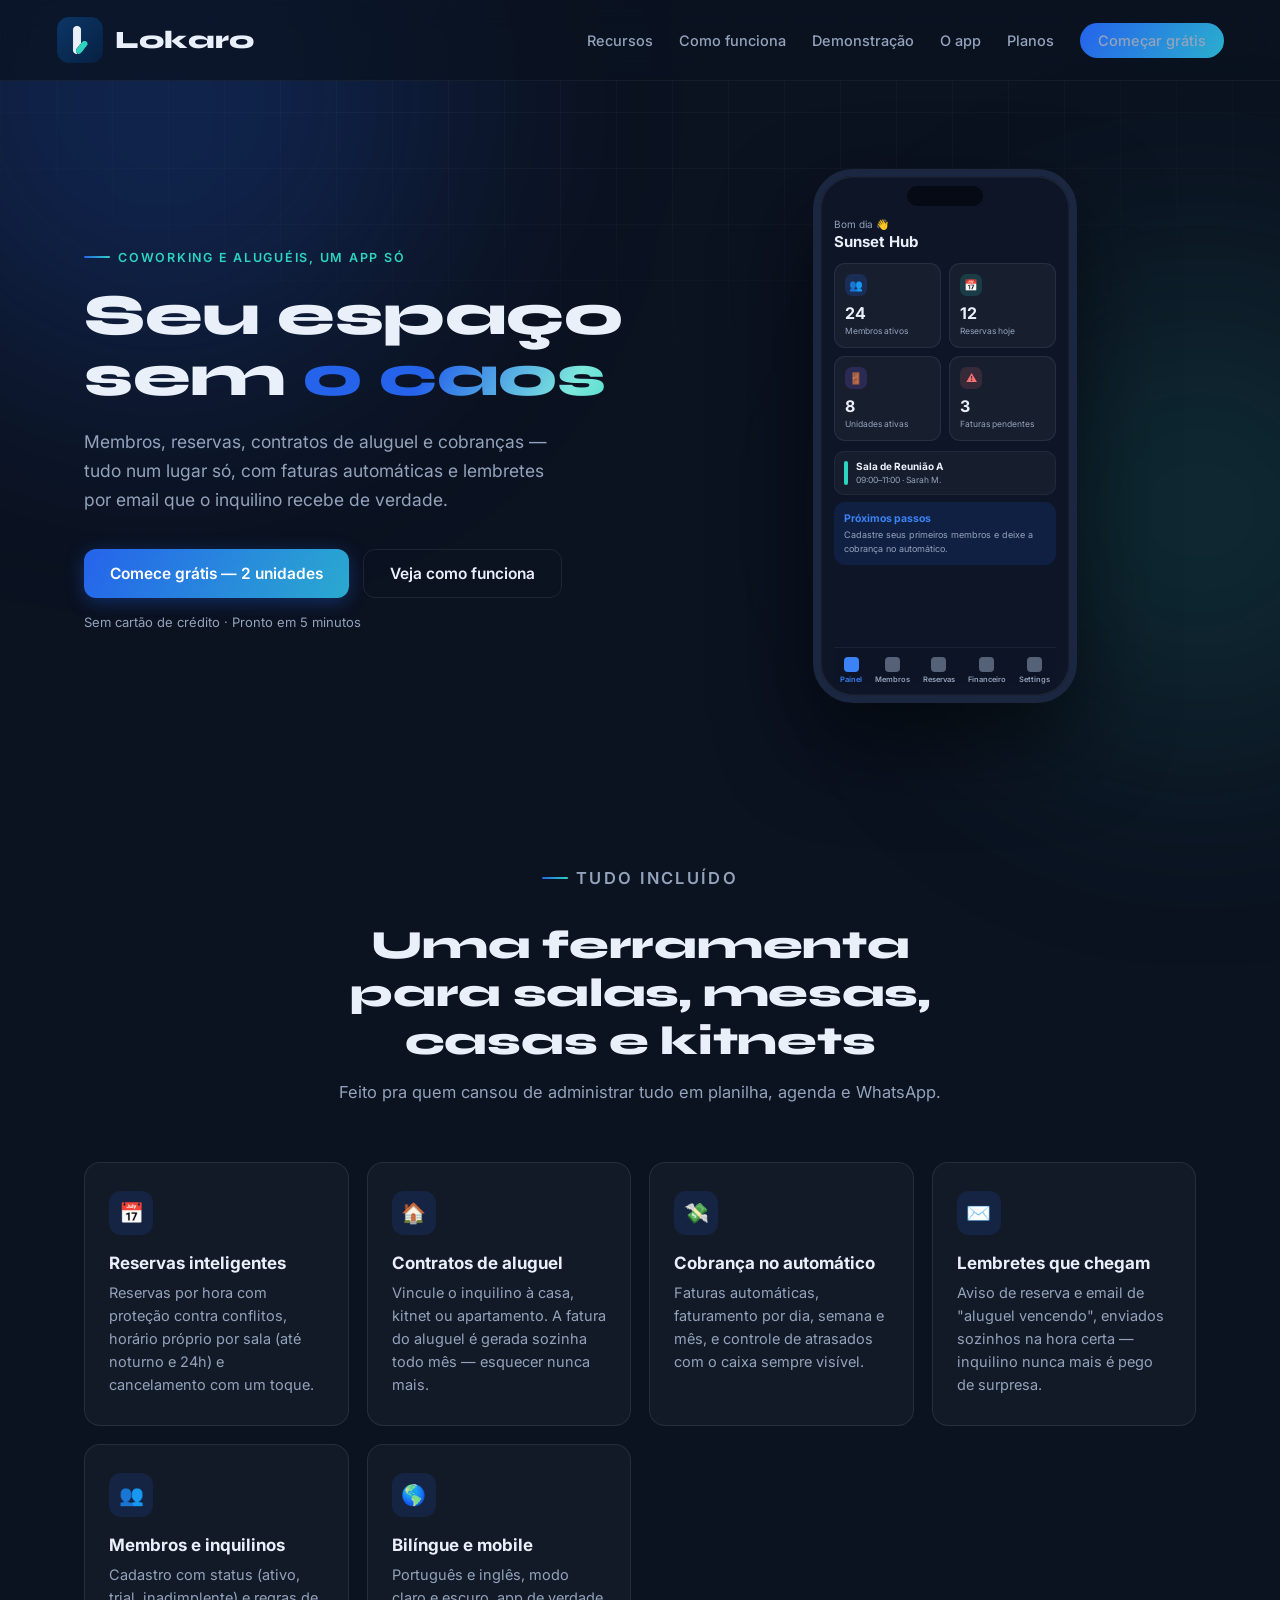
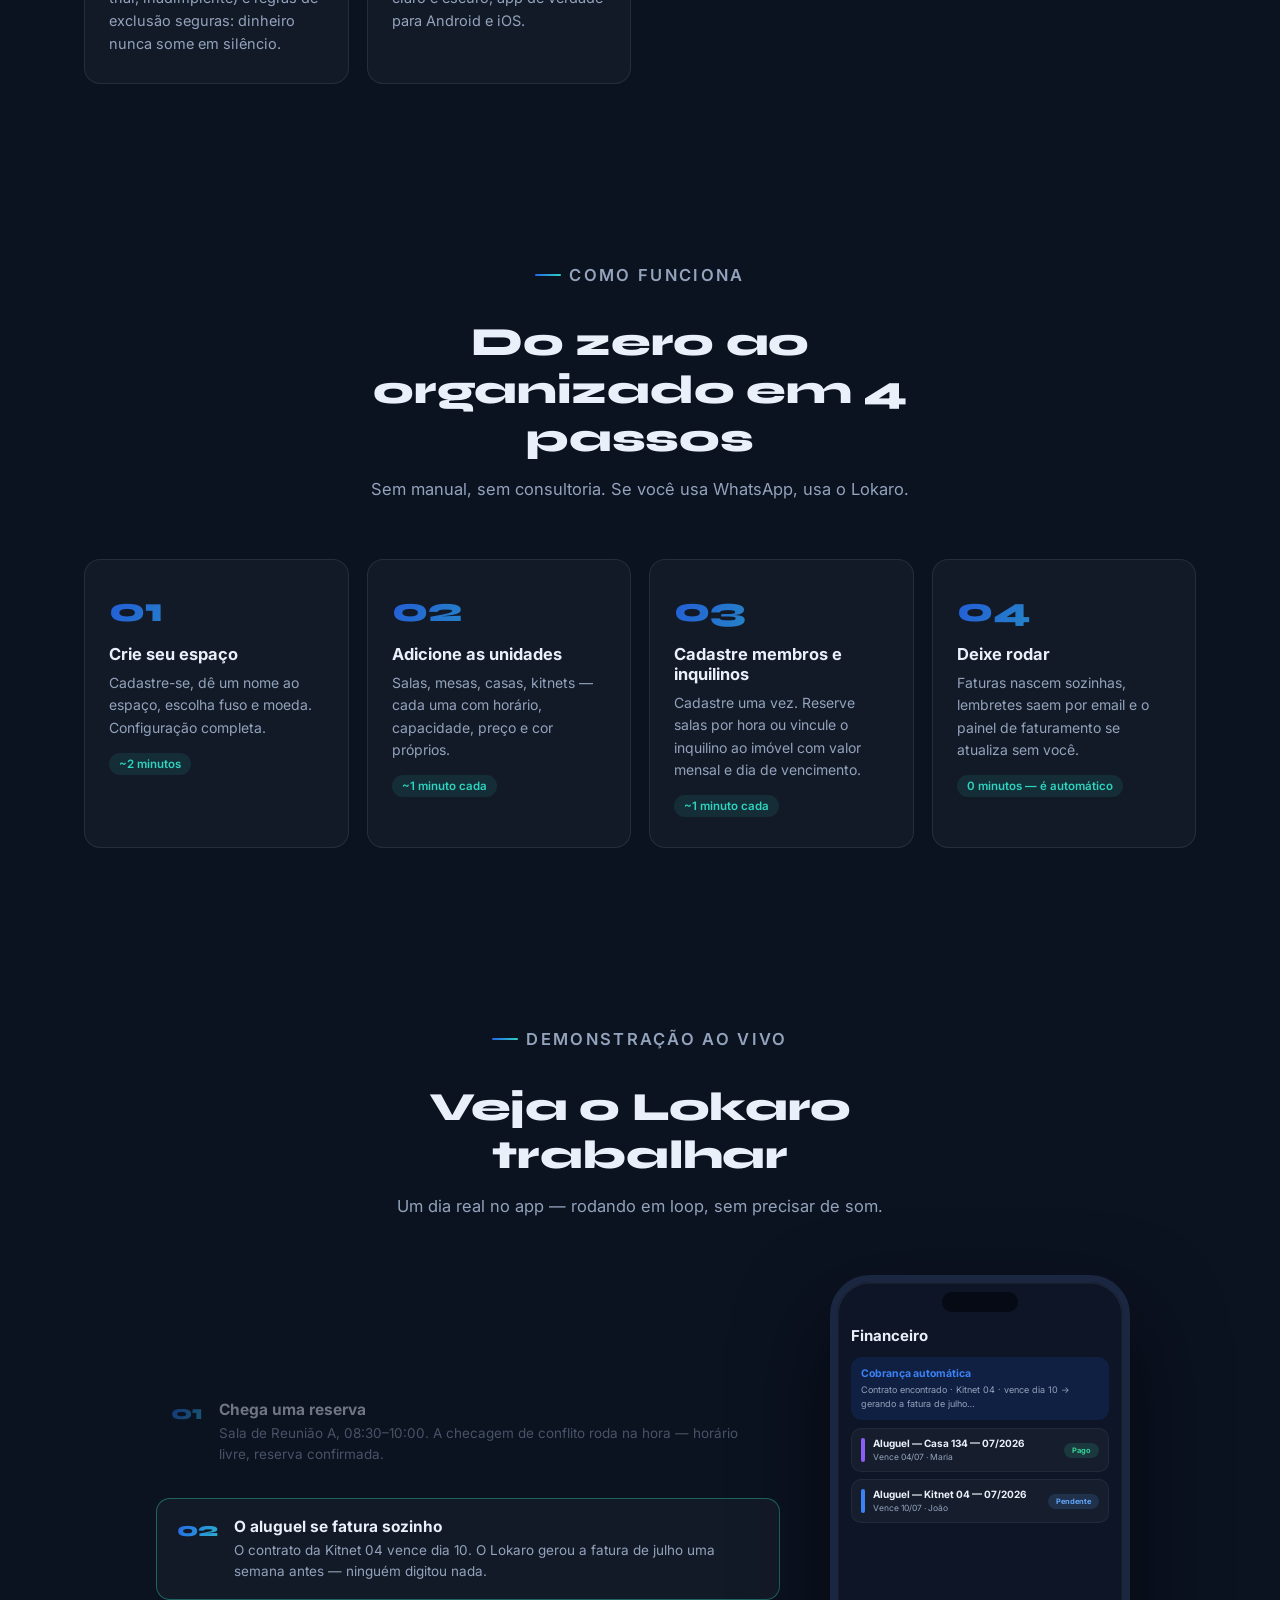
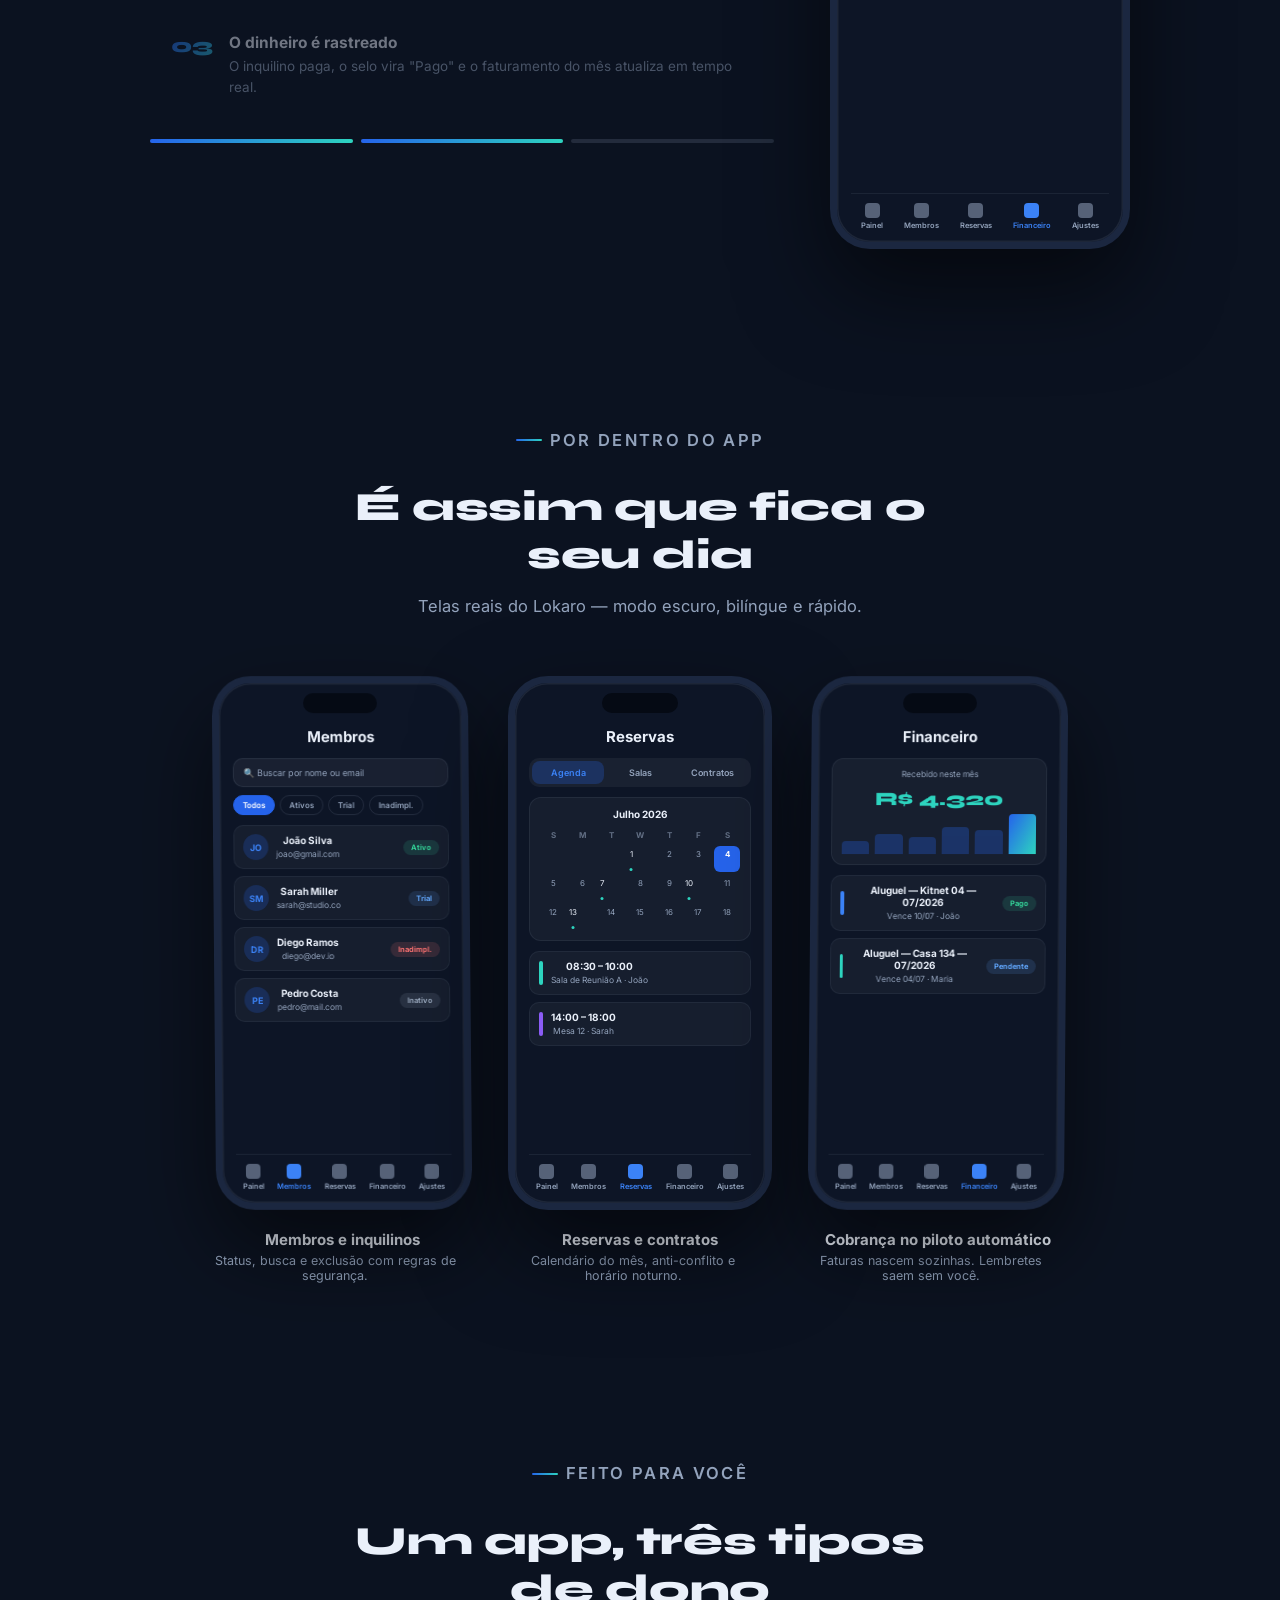
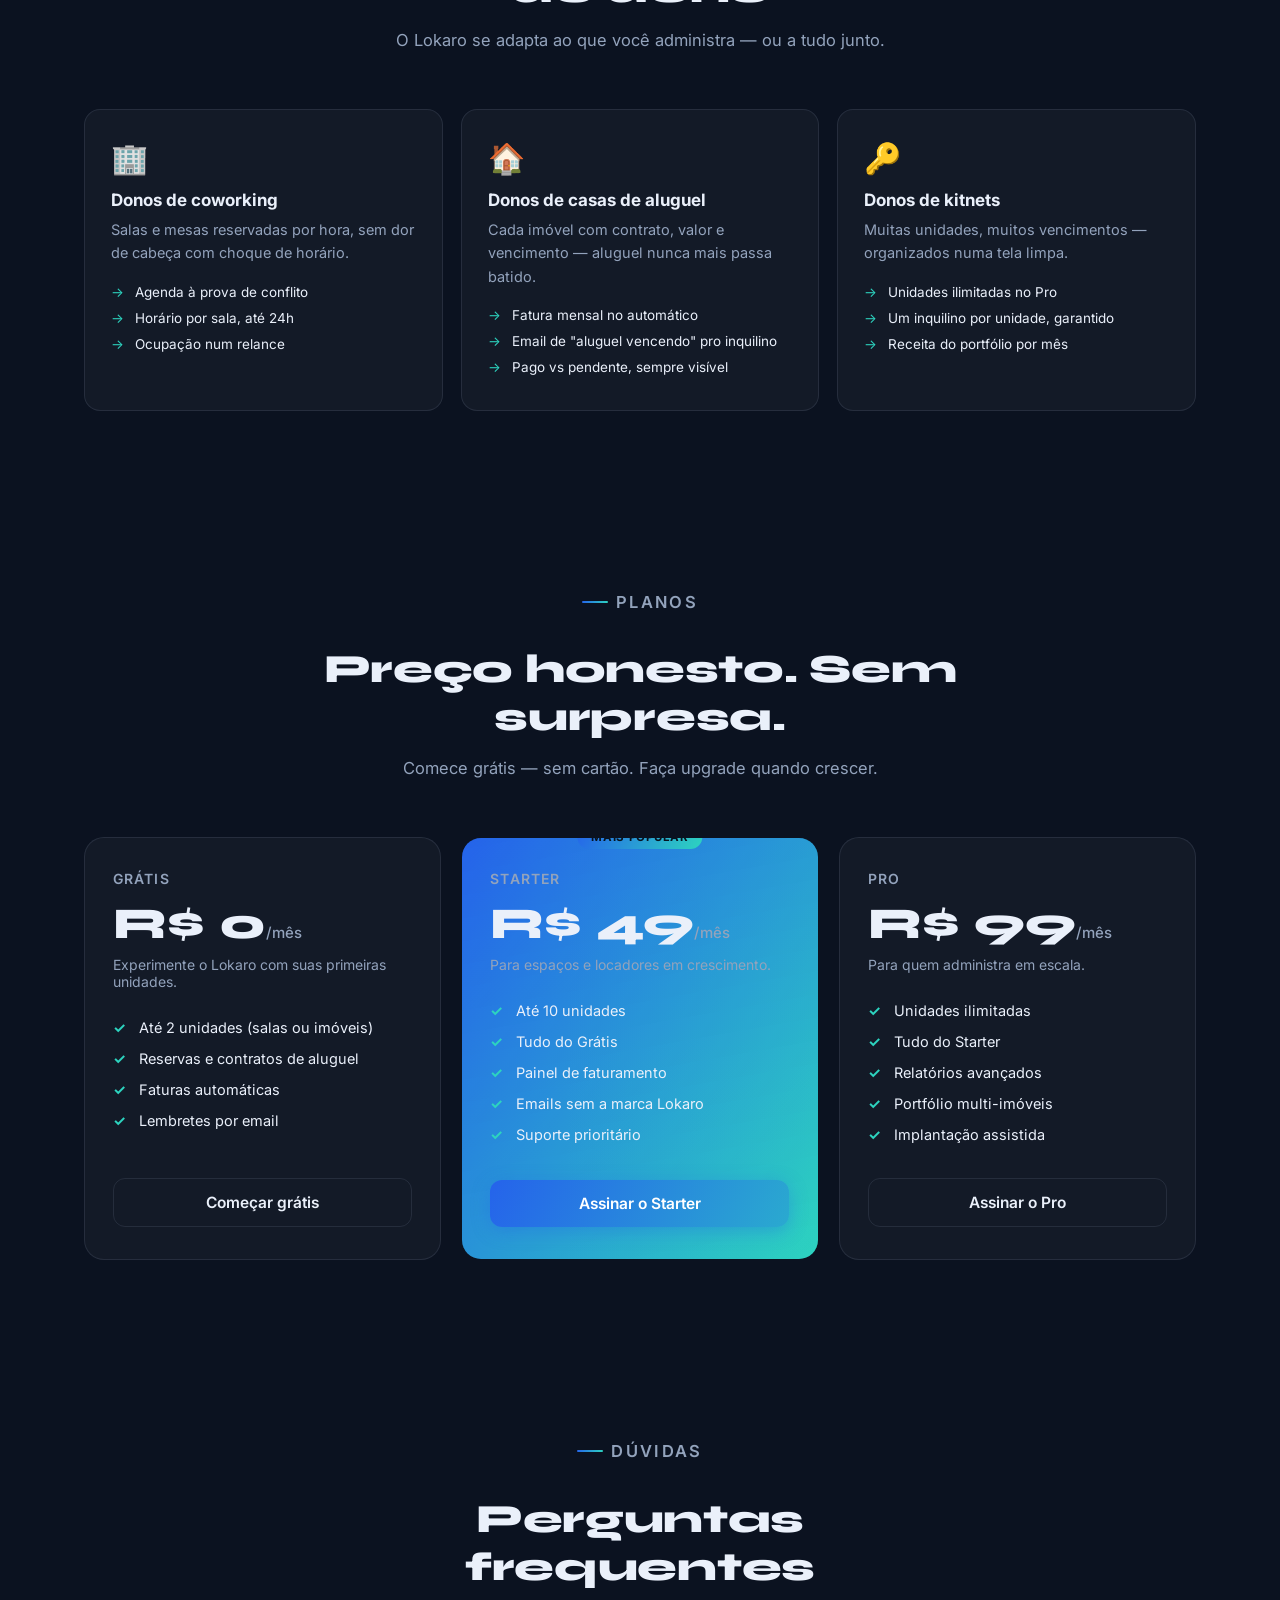
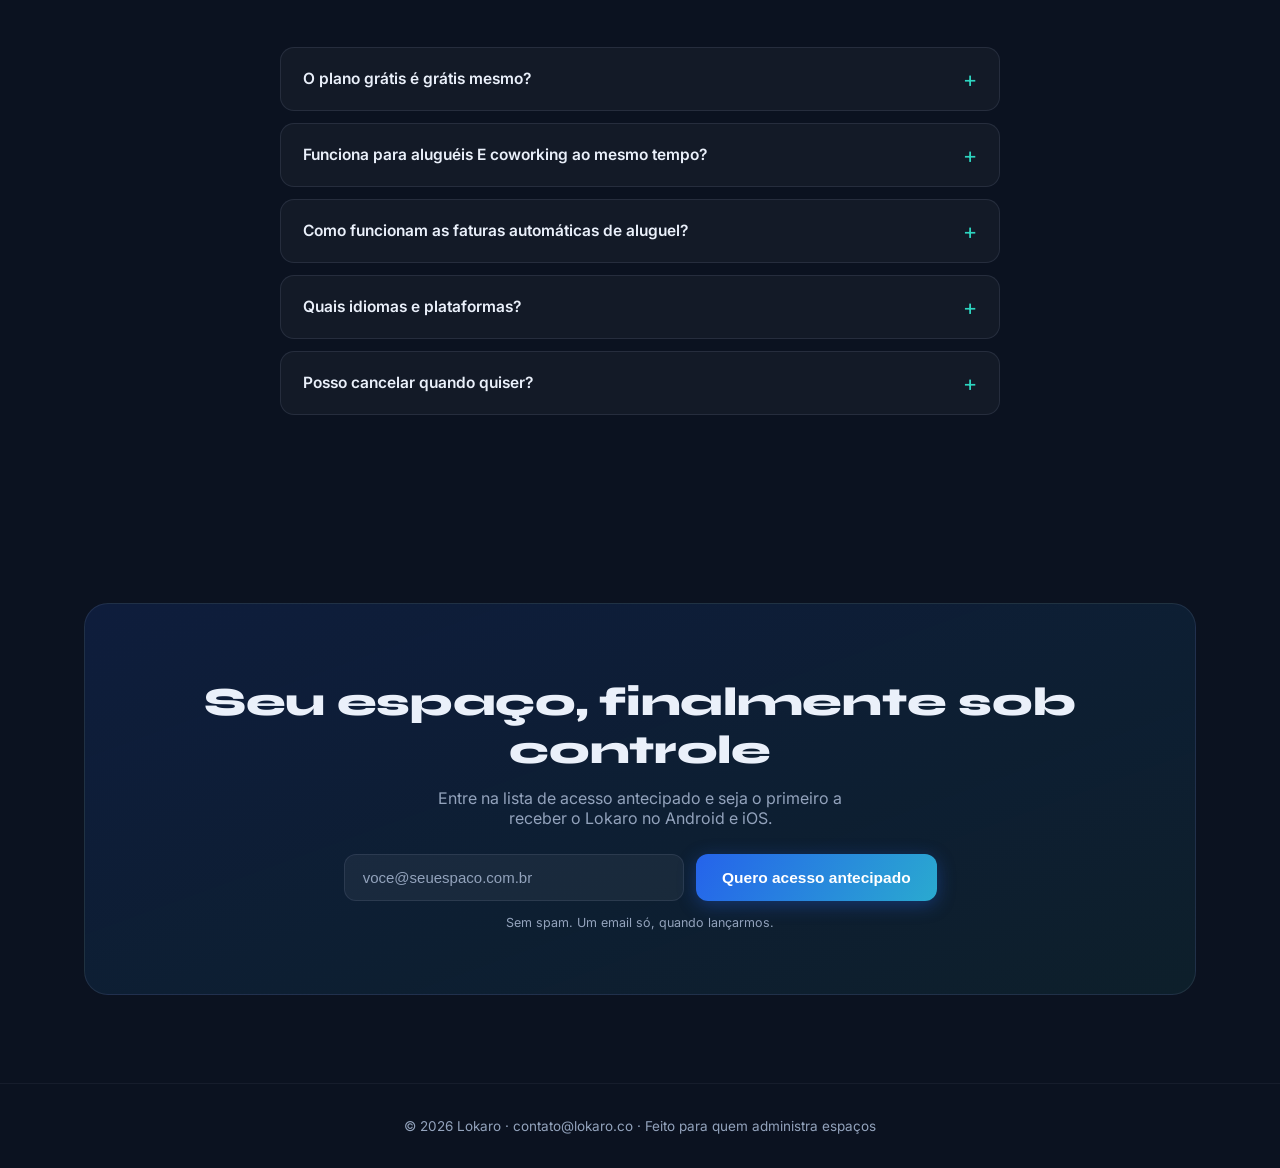
<file: br.html.html>
<!DOCTYPE html>
<html lang="pt-BR">
<head>
<meta charset="UTF-8">
<meta name="viewport" content="width=device-width, initial-scale=1.0">
<title>Lokaro — Gestão de coworking e aluguéis sem caos</title>
<meta name="description" content="O Lokaro administra membros, reservas, contratos de aluguel e cobranças para coworkings e donos de imóveis. Comece grátis.">
<link rel="preconnect" href="https://fonts.googleapis.com">
<link rel="preconnect" href="https://fonts.gstatic.com" crossorigin>
<link href="https://fonts.googleapis.com/css2?family=Syne:wght@700;800&family=Inter:wght@400;500;600;700&display=swap" rel="stylesheet">
<style>
:root{
  --bg:#0B1220;
  --bg-soft:#0F192C;
  --card:rgba(255,255,255,.035);
  --card-border:rgba(147,163,188,.14);
  --ink:#EAF0FA;
  --mut:#93A3BC;
  --blue:#2563EB;
  --blue-soft:#3B82F6;
  --teal:#2DD4BF;
  --grad:linear-gradient(120deg,#2563EB 0%,#2DD4BF 100%);
  --radius:16px;
  --ease:cubic-bezier(.22,.9,.32,1);
}
*{margin:0;padding:0;box-sizing:border-box}
html{scroll-behavior:smooth}
body{
  font-family:'Inter',sans-serif;background:var(--bg);color:var(--ink);
  -webkit-font-smoothing:antialiased;overflow-x:hidden;
}
::selection{background:rgba(45,212,191,.3)}

/* ---------- Ambient background ---------- */
.glow{position:fixed;border-radius:50%;filter:blur(120px);pointer-events:none;z-index:0}
.glow.g1{width:560px;height:560px;top:-180px;left:-120px;background:rgba(37,99,235,.22)}
.glow.g2{width:480px;height:480px;top:30%;right:-160px;background:rgba(45,212,191,.12)}
.grid-bg{
  position:fixed;inset:0;z-index:0;pointer-events:none;
  background-image:linear-gradient(rgba(147,163,188,.05) 1px,transparent 1px),
                   linear-gradient(90deg,rgba(147,163,188,.05) 1px,transparent 1px);
  background-size:56px 56px;
  mask-image:radial-gradient(ellipse 90% 60% at 50% 0%,#000 30%,transparent 75%);
}
main,header,section,footer{position:relative;z-index:1}

/* ---------- Nav ---------- */
nav{
  position:sticky;top:0;z-index:50;
  display:flex;align-items:center;justify-content:space-between;
  padding:16px clamp(20px,5vw,56px);
  background:rgba(11,18,32,.72);backdrop-filter:blur(14px);
  border-bottom:1px solid rgba(147,163,188,.08);
}
.brand{display:flex;align-items:center;gap:11px;text-decoration:none}
.brand span{font-family:'Syne',sans-serif;font-weight:800;font-size:25px;color:var(--ink);letter-spacing:.2px}
.logo{width:48px;height:48px;border-radius:12px;object-fit:cover;display:block;display:block;transition:transform .45s var(--ease),box-shadow .45s var(--ease)}
.brand:hover .logo{transform:rotate(-6deg) scale(1.06);box-shadow:0 6px 24px rgba(45,212,191,.35)}
.nav-links{display:flex;gap:26px;align-items:center}
.nav-links a{
  color:var(--mut);text-decoration:none;font-size:14.5px;font-weight:500;
  position:relative;transition:color .25s var(--ease);
}
.nav-links a::after{
  content:"";position:absolute;left:0;bottom:-5px;height:2px;width:100%;
  background:var(--grad);border-radius:2px;transform:scaleX(0);transform-origin:left;
  transition:transform .3s var(--ease);
}
.nav-links a:hover{color:var(--ink)}
.nav-links a:hover::after{transform:scaleX(1)}
.nav-cta{
  padding:9px 18px;border-radius:999px;font-size:14px;font-weight:600;
  color:#fff;background:var(--grad);background-size:150% 150%;text-decoration:none;
  transition:background-position .4s var(--ease),transform .25s var(--ease),box-shadow .3s var(--ease);
}
.nav-cta:hover{background-position:100% 0;transform:translateY(-2px);box-shadow:0 8px 28px rgba(37,99,235,.45)}

/* ---------- Hero ---------- */
.hero{
  max-width:1160px;margin:0 auto;padding:88px 24px 72px;
  display:grid;grid-template-columns:1.05fr .95fr;gap:56px;align-items:center;
}
.eyebrow{
  display:inline-flex;align-items:center;gap:8px;
  font-size:12.5px;font-weight:600;letter-spacing:.14em;text-transform:uppercase;
  color:var(--teal);margin-bottom:20px;
}
.eyebrow::before{content:"";width:26px;height:2px;background:var(--grad);border-radius:2px}
h1{
  font-family:'Syne',sans-serif;font-weight:800;
  font-size:clamp(34px,5vw,58px);line-height:1.06;letter-spacing:-.5px;margin-bottom:20px;
}
h1 .gword{
  background:var(--grad);-webkit-background-clip:text;background-clip:text;color:transparent;
}
.hero p.sub{font-size:17.5px;line-height:1.65;color:var(--mut);max-width:480px;margin-bottom:34px}
.cta-row{display:flex;gap:14px;flex-wrap:wrap}
.btn{
  display:inline-flex;align-items:center;gap:8px;
  padding:14px 26px;border-radius:12px;font-size:15.5px;font-weight:600;
  text-decoration:none;transition:all .28s var(--ease);cursor:pointer;border:0;
}
.btn.primary{
  color:#fff;background:var(--grad);background-size:160% 160%;
  box-shadow:0 4px 18px rgba(37,99,235,.35);
}
.btn.primary:hover{
  background-position:100% 0;transform:translateY(-3px);
  box-shadow:0 12px 34px rgba(45,212,191,.4);
}
.btn.ghost{
  color:var(--ink);background:transparent;border:1.5px solid var(--card-border);
}
.btn.ghost:hover{border-color:var(--teal);color:var(--teal);transform:translateY(-3px);background:rgba(45,212,191,.06)}
.hero-note{margin-top:16px;font-size:13px;color:var(--mut)}

/* Mock do produto */
.mock{position:relative;animation:float 7s ease-in-out infinite}
@keyframes float{0%,100%{transform:translateY(0)}50%{transform:translateY(-12px)}}
.mock-card{
  background:linear-gradient(160deg,rgba(255,255,255,.06),rgba(255,255,255,.02));
  border:1px solid var(--card-border);border-radius:20px;padding:22px;
  backdrop-filter:blur(8px);box-shadow:0 30px 70px rgba(0,0,0,.45);
  transition:transform .5s var(--ease),border-color .4s var(--ease);
}
.mock:hover .mock-card{transform:perspective(900px) rotateY(-4deg) rotateX(2deg);border-color:rgba(45,212,191,.4)}
.mock-title{font-size:13px;color:var(--mut);margin-bottom:14px;display:flex;justify-content:space-between}
.mock-title b{color:var(--ink);font-weight:600}
.kpis{display:grid;grid-template-columns:1fr 1fr;gap:12px;margin-bottom:16px}
.kpi{background:rgba(255,255,255,.04);border:1px solid rgba(147,163,188,.1);border-radius:12px;padding:14px;transition:border-color .3s var(--ease),transform .3s var(--ease)}
.kpi:hover{border-color:var(--teal);transform:translateY(-2px)}
.kpi b{font-size:22px;display:block;font-weight:700}
.kpi span{font-size:11.5px;color:var(--mut)}
.kpi.t b{color:var(--teal)} .kpi.b b{color:var(--blue-soft)}
.mrow{
  display:flex;align-items:center;gap:12px;padding:11px 12px;border-radius:12px;
  background:rgba(255,255,255,.03);border:1px solid rgba(147,163,188,.08);margin-bottom:8px;
  transition:background .3s var(--ease),transform .3s var(--ease);
}
.mrow:hover{background:rgba(45,212,191,.07);transform:translateX(4px)}
.dot{width:8px;height:26px;border-radius:6px}
.mrow small{color:var(--mut);font-size:12px;margin-left:auto}
.mrow p{font-size:13.5px;font-weight:500}
.badge-paid{margin-left:auto;font-size:11px;color:var(--teal);background:rgba(45,212,191,.12);padding:4px 10px;border-radius:999px;font-weight:600}

/* ---------- Sections ---------- */
section{max-width:1160px;margin:0 auto;padding:88px 24px}
.sec-head{text-align:center;max-width:640px;margin:0 auto 56px}
h2{font-family:'Syne',sans-serif;font-weight:800;font-size:clamp(26px,3.6vw,40px);letter-spacing:-.3px;margin:10px 0 14px}
.sec-head p{color:var(--mut);font-size:16.5px;line-height:1.6}

/* Features */
.features{display:grid;grid-template-columns:repeat(auto-fit,minmax(260px,1fr));gap:18px}
.feat{
  background:var(--card);border:1px solid var(--card-border);border-radius:var(--radius);
  padding:28px 24px;position:relative;overflow:hidden;
  transition:transform .35s var(--ease),border-color .35s var(--ease),background .35s var(--ease);
}
.feat::before{
  content:"";position:absolute;inset:0;border-radius:inherit;padding:1px;
  background:var(--grad);opacity:0;transition:opacity .35s var(--ease);
  -webkit-mask:linear-gradient(#000 0 0) content-box,linear-gradient(#000 0 0);
  -webkit-mask-composite:xor;mask-composite:exclude;pointer-events:none;
}
.feat:hover{transform:translateY(-6px);background:rgba(255,255,255,.055)}
.feat:hover::before{opacity:1}
.feat .ico{
  width:44px;height:44px;border-radius:12px;display:grid;place-items:center;margin-bottom:18px;
  background:rgba(37,99,235,.14);color:var(--blue-soft);font-size:20px;
  transition:background .35s var(--ease),color .35s var(--ease),transform .35s var(--ease);
}
.feat:hover .ico{background:rgba(45,212,191,.16);color:var(--teal);transform:scale(1.08) rotate(-4deg)}
.feat h3{font-size:17px;font-weight:700;margin-bottom:8px;transition:color .3s var(--ease)}
.feat:hover h3{color:var(--teal)}
.feat p{font-size:14.5px;line-height:1.6;color:var(--mut)}

/* Pricing */
.pricing{display:grid;grid-template-columns:repeat(auto-fit,minmax(260px,1fr));gap:20px;align-items:stretch}
.plan{
  background:var(--card);border:1px solid var(--card-border);border-radius:20px;padding:32px 28px;
  display:flex;flex-direction:column;position:relative;
  transition:transform .35s var(--ease),border-color .35s var(--ease),box-shadow .35s var(--ease);
}
.plan:hover{transform:translateY(-8px);border-color:rgba(59,130,246,.5);box-shadow:0 24px 50px rgba(0,0,0,.4)}
.plan.featured{
  background:linear-gradient(170deg,rgba(37,99,235,.16),rgba(45,212,191,.08));
  border:1.5px solid transparent;
  background-clip:padding-box;
}
.plan.featured::before{
  content:"";position:absolute;inset:-1.5px;border-radius:21px;z-index:-1;background:var(--grad);
}
.plan.featured:hover{box-shadow:0 26px 60px rgba(37,99,235,.35)}
.pop{
  position:absolute;top:-13px;left:50%;transform:translateX(-50%);
  font-size:11.5px;font-weight:700;letter-spacing:.06em;color:#06131f;
  background:var(--grad);padding:5px 14px;border-radius:999px;
}
.plan .pname{font-size:14px;font-weight:600;letter-spacing:.08em;text-transform:uppercase;color:var(--mut);margin-bottom:10px}
.plan .price{font-family:'Syne',sans-serif;font-size:44px;font-weight:800;margin-bottom:6px}
.plan .price span{font-size:15px;font-weight:500;color:var(--mut);font-family:'Inter',sans-serif}
.plan .pdesc{font-size:14px;color:var(--mut);margin-bottom:22px}
.plan ul{list-style:none;margin-bottom:28px;flex:1}
.plan li{
  font-size:14.5px;color:var(--ink);padding:7px 0 7px 26px;position:relative;
}
.plan li::before{
  content:"✓";position:absolute;left:0;color:var(--teal);font-weight:700;
}
.plan .btn{justify-content:center;width:100%}
.plan .btn.ghost:hover{border-color:var(--blue-soft);color:var(--blue-soft)}

/* Waitlist / CTA final */
.cta-final{
  text-align:center;background:linear-gradient(160deg,rgba(37,99,235,.14),rgba(45,212,191,.07));
  border:1px solid var(--card-border);border-radius:24px;padding:64px 28px;
}
.wl-form{display:flex;gap:12px;justify-content:center;flex-wrap:wrap;margin-top:26px}
.wl-form input{
  width:min(340px,80vw);padding:14px 18px;border-radius:12px;font-size:15px;color:var(--ink);
  background:rgba(255,255,255,.05);border:1.5px solid var(--card-border);outline:none;
  transition:border-color .3s var(--ease),box-shadow .3s var(--ease);
}
.wl-form input::placeholder{color:var(--mut)}
.wl-form input:focus{border-color:var(--teal);box-shadow:0 0 0 4px rgba(45,212,191,.14)}
.form-note{margin-top:14px;font-size:12.5px;color:var(--mut)}

/* Footer */
footer{
  border-top:1px solid rgba(147,163,188,.08);
  padding:34px 24px;text-align:center;color:var(--mut);font-size:13.5px;
}
footer a{color:var(--mut);text-decoration:none;transition:color .25s var(--ease)}
footer a:hover{color:var(--teal)}


/* How it works */
.steps{display:grid;grid-template-columns:repeat(auto-fit,minmax(230px,1fr));gap:18px;counter-reset:step}
.step{
  background:var(--card);border:1px solid var(--card-border);border-radius:var(--radius);
  padding:30px 24px;position:relative;counter-increment:step;
  transition:transform .35s var(--ease),border-color .35s var(--ease),background .35s var(--ease);
}
.step::before{
  content:counter(step,decimal-leading-zero);
  font-family:'Syne',sans-serif;font-weight:800;font-size:34px;
  background:var(--grad);-webkit-background-clip:text;background-clip:text;color:transparent;
  display:block;margin-bottom:14px;opacity:.9;transition:transform .35s var(--ease);
}
.step:hover{transform:translateY(-6px);border-color:rgba(45,212,191,.45);background:rgba(255,255,255,.055)}
.step:hover::before{transform:scale(1.12)}
.step h3{font-size:16.5px;font-weight:700;margin-bottom:8px}
.step p{font-size:14px;line-height:1.6;color:var(--mut)}
.step .stime{display:inline-block;margin-top:14px;font-size:11.5px;font-weight:600;color:var(--teal);background:rgba(45,212,191,.1);padding:4px 10px;border-radius:999px}

/* Who it's for */
.who{display:grid;grid-template-columns:repeat(auto-fit,minmax(260px,1fr));gap:18px}
.who-card{
  border-radius:var(--radius);padding:30px 26px;border:1px solid var(--card-border);
  background:var(--card);transition:transform .35s var(--ease),box-shadow .35s var(--ease),border-color .35s var(--ease);
}
.who-card:hover{transform:translateY(-6px) scale(1.01);border-color:rgba(59,130,246,.5);box-shadow:0 20px 46px rgba(0,0,0,.4)}
.who-card .wemoji{font-size:30px;margin-bottom:14px;display:block;transition:transform .35s var(--ease)}
.who-card:hover .wemoji{transform:scale(1.15) rotate(-6deg)}
.who-card h3{font-size:17px;font-weight:700;margin-bottom:8px}
.who-card p{font-size:14.5px;line-height:1.6;color:var(--mut)}
.who-card ul{list-style:none;margin-top:14px}
.who-card li{font-size:13.5px;color:var(--ink);padding:5px 0 5px 24px;position:relative}
.who-card li::before{content:"→";position:absolute;left:0;color:var(--teal);transition:transform .25s var(--ease)}
.who-card:hover li::before{transform:translateX(3px)}

/* FAQ */
.faq{max-width:720px;margin:0 auto}
.faq details{
  border:1px solid var(--card-border);border-radius:14px;background:var(--card);
  margin-bottom:12px;overflow:hidden;transition:border-color .3s var(--ease),background .3s var(--ease);
}
.faq details:hover{border-color:rgba(45,212,191,.4)}
.faq details[open]{background:rgba(255,255,255,.05);border-color:rgba(45,212,191,.5)}
.faq summary{
  cursor:pointer;list-style:none;padding:18px 22px;font-weight:600;font-size:15.5px;
  display:flex;justify-content:space-between;align-items:center;gap:16px;
  transition:color .25s var(--ease);
}
.faq summary::-webkit-details-marker{display:none}
.faq summary::after{
  content:"+";font-size:22px;color:var(--teal);font-weight:400;
  transition:transform .3s var(--ease);flex-shrink:0;
}
.faq details[open] summary::after{transform:rotate(45deg)}
.faq summary:hover{color:var(--teal)}
.faq .fa{padding:0 22px 20px;font-size:14.5px;line-height:1.65;color:var(--mut)}


/* ---------- Phone mockups ---------- */
.phone{
  width:264px;border-radius:40px;background:#0D1526;
  border:7px solid #1B2740;box-shadow:0 40px 90px rgba(0,0,0,.55),inset 0 0 0 1.5px rgba(147,163,188,.12);
  overflow:hidden;position:relative;flex-shrink:0;
}
.phone::before{ /* dynamic island */
  content:"";position:absolute;top:10px;left:50%;transform:translateX(-50%);
  width:76px;height:20px;border-radius:12px;background:#050A14;z-index:5;
}
.pscreen{padding:42px 14px 12px;min-height:520px;display:flex;flex-direction:column;font-size:11px}
.pgreet{color:var(--mut);font-size:10px}
.ptitle{font-weight:700;font-size:15px;margin:2px 0 12px}
.pkpis{display:grid;grid-template-columns:1fr 1fr;gap:8px;margin-bottom:10px}
.pkpi{background:rgba(255,255,255,.045);border:1px solid rgba(147,163,188,.12);border-radius:11px;padding:10px}
.pkpi .pi{width:22px;height:22px;border-radius:7px;display:grid;place-items:center;font-size:11px;margin-bottom:7px}
.pkpi b{font-size:16px;display:block}
.pkpi span{font-size:8.5px;color:var(--mut)}
.pcardinfo{background:rgba(37,99,235,.14);border-radius:11px;padding:10px;margin-bottom:8px}
.pcardinfo b{color:var(--blue-soft);font-size:10.5px;display:block;margin-bottom:3px}
.pcardinfo p{color:var(--mut);font-size:9px;line-height:1.5}
.ptabs{
  margin-top:auto;display:flex;justify-content:space-around;
  border-top:1px solid rgba(147,163,188,.1);padding-top:9px;
}
.ptab{display:flex;flex-direction:column;align-items:center;gap:3px;color:var(--mut);font-size:7.5px;font-weight:600}
.ptab i{width:15px;height:15px;border-radius:4px;background:currentColor;opacity:.55;font-style:normal}
.ptab.on{color:var(--blue-soft)} .ptab.on i{opacity:1}
.pseg{display:flex;background:rgba(255,255,255,.05);border-radius:10px;padding:3px;margin-bottom:10px}
.pseg span{flex:1;text-align:center;padding:6px 0;border-radius:8px;font-size:9px;font-weight:600;color:var(--mut)}
.pseg span.on{background:rgba(37,99,235,.25);color:var(--blue-soft)}
.pcal{background:rgba(255,255,255,.04);border:1px solid rgba(147,163,188,.1);border-radius:12px;padding:10px;margin-bottom:10px}
.pcal .pmon{text-align:center;font-weight:700;font-size:10px;margin-bottom:7px}
.pcal .pdays{display:grid;grid-template-columns:repeat(7,1fr);gap:3px;text-align:center}
.pcal .pd{font-size:8px;color:var(--mut);padding:3px 0;border-radius:6px}
.pcal .pd.hd{font-weight:700;opacity:.6}
.pcal .pd.sel{background:var(--blue);color:#fff;font-weight:700}
.pcal .pd.dot{color:var(--ink);position:relative}
.pcal .pd.dot::after{content:"";position:absolute;bottom:1px;left:50%;transform:translateX(-50%);width:3px;height:3px;border-radius:50%;background:var(--teal)}
.prow{display:flex;align-items:center;gap:8px;background:rgba(255,255,255,.04);border:1px solid rgba(147,163,188,.09);border-radius:10px;padding:8px 9px;margin-bottom:7px}
.prow .pbar{width:4px;height:24px;border-radius:4px}
.prow b{font-size:10px;display:block}
.prow small{color:var(--mut);font-size:8.5px}
.pbadge{margin-left:auto;font-size:7.5px;font-weight:700;padding:3px 8px;border-radius:999px}
.pbadge.g{color:#34D399;background:rgba(52,211,153,.14)}
.pbadge.b{color:#60A5FA;background:rgba(96,165,250,.14)}
.pbadge.r{color:#F87171;background:rgba(248,113,113,.14)}
.pbadge.gr{color:#94A3B8;background:rgba(148,163,184,.14)}
.pav{width:26px;height:26px;border-radius:50%;background:rgba(37,99,235,.22);display:grid;place-items:center;color:var(--blue-soft);font-weight:700;font-size:9px}
.psearch{display:flex;align-items:center;gap:6px;background:rgba(255,255,255,.05);border:1px solid rgba(147,163,188,.12);border-radius:10px;padding:8px 10px;color:var(--mut);font-size:9px;margin-bottom:8px}
.pchips{display:flex;gap:5px;margin-bottom:10px;flex-wrap:wrap}
.pchip{font-size:8px;font-weight:600;padding:4px 9px;border-radius:999px;border:1px solid rgba(147,163,188,.16);color:var(--mut)}
.pchip.on{background:var(--blue);border-color:var(--blue);color:#fff}
.prev{background:rgba(255,255,255,.045);border:1px solid rgba(147,163,188,.1);border-radius:12px;padding:10px;margin-bottom:10px}
.prev .rv{font-size:19px;font-weight:800;font-family:'Syne',sans-serif}
.prev .rl{font-size:8.5px;color:var(--mut);margin-bottom:8px}
.pbars{display:flex;align-items:flex-end;gap:6px;height:44px}
.pbars i{flex:1;border-radius:4px 4px 0 0;background:rgba(37,99,235,.3);font-style:normal}
.pbars i.hi{background:var(--grad)}

/* ---------- Showcase (Inside the app) ---------- */
.showcase{
  display:flex;justify-content:center;align-items:flex-start;gap:34px;
  perspective:1400px;flex-wrap:wrap;
}
.show-item{text-align:center}
.show-item .phone{transition:transform .55s var(--ease),box-shadow .55s var(--ease)}
.show-item:nth-child(1) .phone{transform:rotateY(14deg) rotateX(2deg)}
.show-item:nth-child(3) .phone{transform:rotateY(-14deg) rotateX(2deg)}
.show-item:hover .phone{
  transform:rotateY(0) rotateX(0) translateY(-12px) scale(1.03);
  box-shadow:0 50px 110px rgba(37,99,235,.35),inset 0 0 0 1.5px rgba(45,212,191,.35);
}
.show-cap{margin-top:20px;font-weight:700;font-size:15px}
.show-cap small{display:block;font-weight:400;color:var(--mut);font-size:12.5px;margin-top:4px;max-width:250px}
@media (max-width:960px){
  .show-item:nth-child(1) .phone,.show-item:nth-child(3) .phone{transform:none}
}


/* ---------- Live demo ---------- */
.demo-wrap{display:grid;grid-template-columns:1fr auto;gap:56px;align-items:center;max-width:980px;margin:0 auto}
@media (max-width:900px){.demo-wrap{grid-template-columns:1fr;justify-items:center}}
.demo-steps{display:flex;flex-direction:column;gap:14px}
.dstep{
  display:flex;gap:16px;padding:18px 20px;border-radius:14px;
  border:1px solid transparent;transition:all .4s var(--ease);opacity:.45;
}
.dstep.active{
  opacity:1;background:var(--card);border-color:rgba(45,212,191,.4);
  transform:translateX(6px);
}
.dstep .dn{
  font-family:'Syne',sans-serif;font-weight:800;font-size:20px;flex-shrink:0;
  background:var(--grad);-webkit-background-clip:text;background-clip:text;color:transparent;
}
.dstep h3{font-size:15.5px;font-weight:700;margin-bottom:4px}
.dstep p{font-size:13.5px;color:var(--mut);line-height:1.55}
.demo-progress{display:flex;gap:8px;margin-top:22px}
.demo-progress i{
  height:4px;flex:1;border-radius:4px;background:rgba(147,163,188,.18);
  position:relative;overflow:hidden;font-style:normal;
}
.demo-progress i::after{
  content:"";position:absolute;inset:0;background:var(--grad);
  transform:scaleX(0);transform-origin:left;
}
.demo-progress i.run::after{animation:prog var(--dur,3.2s) linear forwards}
.demo-progress i.done::after{transform:scaleX(1)}
@keyframes prog{to{transform:scaleX(1)}}

.demo-phone{width:300px}
.demo-phone .pscreen{min-height:560px;position:relative;overflow:hidden}
.scene{
  position:absolute;inset:42px 14px 12px;display:flex;flex-direction:column;
  opacity:0;transform:translateX(26px);pointer-events:none;
  transition:opacity .5s var(--ease),transform .5s var(--ease);
}
.scene.on{opacity:1;transform:none}
.tap{
  position:absolute;width:34px;height:34px;border-radius:50%;
  border:2.5px solid var(--teal);opacity:0;pointer-events:none;z-index:9;
}
.scene.on .tap{animation:tapping 1.1s .9s var(--ease)}
@keyframes tapping{
  0%{opacity:0;transform:scale(.4)}
  25%{opacity:1;transform:scale(1)}
  60%{opacity:.9;transform:scale(.82)}
  100%{opacity:0;transform:scale(1.35)}
}
.rowin{opacity:0;transform:translateY(10px)}
.scene.on .rowin{animation:rin .5s 1.5s var(--ease) forwards}
@keyframes rin{to{opacity:1;transform:none}}
.flipbadge .pb-pending,.flipbadge .pb-paid{transition:opacity .3s}
.flipbadge .pb-paid{display:none}
.scene.on .flipbadge .pb-pending{animation:hideb .1s 2s forwards}
.scene.on .flipbadge .pb-paid{display:inline-block;opacity:0;animation:showb .35s 2s var(--ease) forwards}
@keyframes hideb{to{display:none;opacity:0;position:absolute;visibility:hidden}}
@keyframes showb{to{opacity:1}}
.growbar{transform:scaleY(.12);transform-origin:bottom}
.scene.on .growbar{animation:grow 1s .8s var(--ease) forwards}
@keyframes grow{to{transform:scaleY(1)}}




/* ---------- Efeitos premium ---------- */
/* Barra de progresso de rolagem */
.scrollbar-top{
  position:fixed;top:0;left:0;height:3px;width:100%;z-index:99;
  background:var(--grad);transform-origin:left;transform:scaleX(0);
}

/* Holofote que segue o mouse nos cards */
.spot{position:relative;overflow:hidden}
.spot::after{
  content:"";position:absolute;inset:0;border-radius:inherit;pointer-events:none;
  background:radial-gradient(260px circle at var(--mx,50%) var(--my,50%),rgba(45,212,191,.13),transparent 65%);
  opacity:0;transition:opacity .35s var(--ease);
}
.spot:hover::after{opacity:1}

/* Brilho varrendo o texto em gradiente */
h1 .gword{
  background:linear-gradient(120deg,#2563EB 20%,#7DE8DC 42%,#2DD4BF 55%,#2563EB 80%);
  background-size:220% 100%;
  -webkit-background-clip:text;background-clip:text;color:transparent;
  animation:shimmer 5.5s linear infinite;
}
@keyframes shimmer{0%{background-position:120% 0}100%{background-position:-120% 0}}

/* Tilt 3D do iPhone do herói (controlado por JS) */
.mock{perspective:1100px}
.mock .phone{transition:transform .18s ease-out,box-shadow .4s var(--ease);will-change:transform}

/* Botões magnéticos */
.btn{will-change:transform}

/* Revelação em cascata */
.reveal{transition-delay:var(--rd,0s)}

/* Ícones de check dos planos pulsam ao entrar */
.plan li{opacity:0;transform:translateX(-8px);transition:opacity .5s var(--ease),transform .5s var(--ease)}
.plan li{transition-delay:calc(var(--li,0)*70ms + .2s)}
.reveal.in .plan li,.plan.in li{opacity:1;transform:none}

@media (prefers-reduced-motion:reduce){
  h1 .gword{animation:none}
  .scrollbar-top{display:none}
}


/* ---------- Phone interativo (herói) ---------- */
#heroPhone .pscreen{position:relative;overflow:hidden}
.pscr{
  position:absolute;inset:42px 14px 64px;display:flex;flex-direction:column;
  opacity:0;transform:translateX(22px);pointer-events:none;
  transition:opacity .38s var(--ease),transform .38s var(--ease);
}
.pscr.on{opacity:1;transform:none;pointer-events:auto}
#heroPhone .ptabs{
  position:absolute;bottom:12px;left:14px;right:14px;margin-top:0;
  background:rgba(13,21,38,.9);backdrop-filter:blur(6px);
}
#heroPhone .ptab{cursor:pointer;transition:color .25s var(--ease),transform .2s var(--ease)}
#heroPhone .ptab:hover{color:var(--teal);transform:translateY(-2px)}
#heroPhone .ptab.on{color:var(--blue-soft)}
.try-hint{
  position:absolute;bottom:-46px;left:50%;transform:translateX(-50%);
  white-space:nowrap;font-size:13px;font-weight:600;color:var(--teal);
  background:rgba(45,212,191,.1);border:1px solid rgba(45,212,191,.35);
  padding:8px 16px;border-radius:999px;animation:hintpulse 2s ease-in-out infinite;
  transition:opacity .4s var(--ease);
}
@keyframes hintpulse{0%,100%{transform:translateX(-50%) translateY(0)}50%{transform:translateX(-50%) translateY(-5px)}}
.try-hint.off{opacity:0}

/* Reveal on scroll */
.reveal{opacity:0;transform:translateY(26px);transition:opacity .7s var(--ease),transform .7s var(--ease)}
.reveal.in{opacity:1;transform:none}

@media (prefers-reduced-motion:reduce){
  *,*::before,*::after{animation:none!important;transition:none!important}
  .reveal{opacity:1;transform:none}
}
@media (max-width:900px){
  .hero{grid-template-columns:1fr;padding-top:56px;gap:44px}
  .nav-links a:not(.nav-cta){display:none}
}
</style>
</head>
<body>
<div class="scrollbar-top" id="scrollbar"></div>
<div class="glow g1"></div><div class="glow g2"></div><div class="grid-bg"></div>

<nav>
  <a class="brand" href="#top">
    <img class="logo" alt="Lokaro" src="[data-uri]">
    <span>Lokaro</span>
  </a>
  <div class="nav-links">
    <a href="#features">Recursos</a>
    <a href="#how">Como funciona</a>
    <a href="#demo">Demonstração</a>
    <a href="#inside">O app</a>
    <a href="#pricing">Planos</a>
    <a href="#waitlist" class="nav-cta">Começar grátis</a>
  </div>
</nav>

<header class="hero" id="top">
  <div>
    <p class="eyebrow">Coworking e aluguéis, um app só</p>
    <h1>Seu espaço sem <span class="gword">o caos</span></h1>
    <p class="sub">Membros, reservas, contratos de aluguel e cobranças — tudo num lugar só, com faturas automáticas e lembretes por email que o inquilino recebe de verdade.</p>
    <div class="cta-row">
      <a class="btn primary" href="#pricing">Comece grátis — 2 unidades</a>
      <a class="btn ghost" href="#features">Veja como funciona</a>
    </div>
    <p class="hero-note">Sem cartão de crédito · Pronto em 5 minutos</p>
  </div>

  <div class="mock">
    <div class="phone" id="heroPhone" style="margin:0 auto;position:relative">
      <div class="pscreen">

        <!-- Dashboard -->
        <div class="pscr on" data-scr="dash">
          <p class="pgreet">Bom dia 👋</p>
          <p class="ptitle">Sunset Hub</p>
          <div class="pkpis">
            <div class="pkpi"><div class="pi" style="background:rgba(37,99,235,.2);color:#60A5FA">👥</div><b>24</b><span>Membros ativos</span></div>
            <div class="pkpi"><div class="pi" style="background:rgba(45,212,191,.16);color:#2DD4BF">📅</div><b>12</b><span>Reservas hoje</span></div>
            <div class="pkpi"><div class="pi" style="background:rgba(139,92,246,.18);color:#A78BFA">🚪</div><b>8</b><span>Unidades ativas</span></div>
            <div class="pkpi"><div class="pi" style="background:rgba(248,113,113,.14);color:#F87171">⚠️</div><b>3</b><span>Faturas pendentes</span></div>
          </div>
          <div class="prow"><div class="pbar" style="background:#2DD4BF"></div><div><b>Sala de Reunião A</b><small>09:00–11:00 · Sarah M.</small></div></div>
          <div class="pcardinfo"><b>Próximos passos</b><p>Cadastre seus primeiros membros e deixe a cobrança no automático.</p></div>
        </div>

        <!-- Members -->
        <div class="pscr" data-scr="members">
          <p class="ptitle">Membros</p>
          <div class="psearch">🔍 Buscar por nome ou email</div>
          <div class="pchips"><span class="pchip on">Todos</span><span class="pchip">Ativos</span><span class="pchip">Trial</span><span class="pchip">Inadimpl.</span></div>
          <div class="prow"><div class="pav">JO</div><div><b>João Silva</b><small>joao@gmail.com</small></div><span class="pbadge g">Ativo</span></div>
          <div class="prow"><div class="pav">SM</div><div><b>Sarah Miller</b><small>sarah@studio.co</small></div><span class="pbadge b">Trial</span></div>
          <div class="prow"><div class="pav">DR</div><div><b>Diego Ramos</b><small>diego@dev.io</small></div><span class="pbadge r">Inadimpl.</span></div>
          <div class="prow"><div class="pav">PE</div><div><b>Pedro Costa</b><small>pedro@mail.com</small></div><span class="pbadge gr">Inativo</span></div>
        </div>

        <!-- Bookings -->
        <div class="pscr" data-scr="book">
          <p class="ptitle">Reservas</p>
          <div class="pseg"><span class="on">Agenda</span><span>Salas</span><span>Contratos</span></div>
          <div class="pcal">
            <p class="pmon">Julho 2026</p>
            <div class="pdays">
              <span class="pd hd">S</span><span class="pd hd">M</span><span class="pd hd">T</span><span class="pd hd">W</span><span class="pd hd">T</span><span class="pd hd">F</span><span class="pd hd">S</span>
              <span class="pd"></span><span class="pd"></span><span class="pd"></span><span class="pd dot">1</span><span class="pd">2</span><span class="pd">3</span><span class="pd sel">4</span>
              <span class="pd">5</span><span class="pd">6</span><span class="pd dot">7</span><span class="pd">8</span><span class="pd">9</span><span class="pd dot">10</span><span class="pd">11</span>
            </div>
          </div>
          <div class="prow"><div class="pbar" style="background:#2DD4BF"></div><div><b>08:30 – 10:00</b><small>Sala de Reunião A · João</small></div></div>
          <div class="prow"><div class="pbar" style="background:#8B5CF6"></div><div><b>14:00 – 18:00</b><small>Mesa 12 · Sarah</small></div></div>
        </div>

        <!-- Finance -->
        <div class="pscr" data-scr="fin">
          <p class="ptitle">Financeiro</p>
          <div class="prev">
            <p class="rl">Recebido neste mês</p>
            <p class="rv" style="color:#2DD4BF">R$ 4.320</p>
            <div class="pbars"><i style="height:30%"></i><i style="height:45%"></i><i style="height:38%"></i><i style="height:62%"></i><i style="height:55%"></i><i class="hi" style="height:92%"></i></div>
          </div>
          <div class="prow"><div class="pbar" style="background:#3B82F6"></div><div><b>Aluguel — Kitnet 04 — 07/2026</b><small>Vence 10/07 · João</small></div><span class="pbadge g">Pago</span></div>
          <div class="prow"><div class="pbar" style="background:#2DD4BF"></div><div><b>Aluguel — Casa 134</b><small>Vence 04/07 · Maria</small></div><span class="pbadge b">Pendente</span></div>
        </div>

        <!-- Settings -->
        <div class="pscr" data-scr="set">
          <p class="ptitle">Settings</p>
          <div class="prev" style="display:flex;align-items:center;gap:10px">
            <div class="pav" style="background:rgba(217,119,6,.2);color:#F59E0B">👑</div>
            <div><b style="font-size:12px">Free plan</b><br><small style="color:var(--mut);font-size:9px">2 of 2 units used</small></div>
            <span class="pbadge b" style="margin-left:auto">Upgrade</span>
          </div>
          <div class="prow"><div><b>Workspace</b><small>Sunset Hub</small></div></div>
          <div class="prow"><div><b>Language</b><small>English</small></div></div>
          <div class="prow"><div><b>Theme</b><small>Dark</small></div></div>
        </div>

        <div class="ptabs">
          <span class="ptab on" data-go="dash"><i></i>Painel</span>
          <span class="ptab" data-go="members"><i></i>Membros</span>
          <span class="ptab" data-go="book"><i></i>Reservas</span>
          <span class="ptab" data-go="fin"><i></i>Financeiro</span>
          <span class="ptab" data-go="set"><i></i>Settings</span>
        </div>
      </div>
      <div class="try-hint" id="tryHint">👆 Funciona de verdade — toque nas abas!</div>
    </div>
  </div>
  </header>

<section id="features">
  <div class="sec-head reveal">
    <p class="eyebrow" style="justify-content:center">Tudo incluído</p>
    <h2>Uma ferramenta para salas, mesas, casas e kitnets</h2>
    <p>Feito pra quem cansou de administrar tudo em planilha, agenda e WhatsApp.</p>
  </div>
  <div class="features">
    <div class="feat reveal spot"><div class="ico">📅</div><h3>Reservas inteligentes</h3><p>Reservas por hora com proteção contra conflitos, horário próprio por sala (até noturno e 24h) e cancelamento com um toque.</p></div>
    <div class="feat reveal spot"><div class="ico">🏠</div><h3>Contratos de aluguel</h3><p>Vincule o inquilino à casa, kitnet ou apartamento. A fatura do aluguel é gerada sozinha todo mês — esquecer nunca mais.</p></div>
    <div class="feat reveal spot"><div class="ico">💸</div><h3>Cobrança no automático</h3><p>Faturas automáticas, faturamento por dia, semana e mês, e controle de atrasados com o caixa sempre visível.</p></div>
    <div class="feat reveal spot"><div class="ico">✉️</div><h3>Lembretes que chegam</h3><p>Aviso de reserva e email de "aluguel vencendo", enviados sozinhos na hora certa — inquilino nunca mais é pego de surpresa.</p></div>
    <div class="feat reveal spot"><div class="ico">👥</div><h3>Membros e inquilinos</h3><p>Cadastro com status (ativo, trial, inadimplente) e regras de exclusão seguras: dinheiro nunca some em silêncio.</p></div>
    <div class="feat reveal spot"><div class="ico">🌎</div><h3>Bilíngue e mobile</h3><p>Português e inglês, modo claro e escuro, app de verdade para Android e iOS.</p></div>
  </div>
</section>


<section id="how">
  <div class="sec-head reveal">
    <p class="eyebrow" style="justify-content:center">Como funciona</p>
    <h2>Do zero ao organizado em 4 passos</h2>
    <p>Sem manual, sem consultoria. Se você usa WhatsApp, usa o Lokaro.</p>
  </div>
  <div class="steps">
    <div class="step reveal spot">
      <h3>Crie seu espaço</h3>
      <p>Cadastre-se, dê um nome ao espaço, escolha fuso e moeda. Configuração completa.</p>
      <span class="stime">~2 minutos</span>
    </div>
    <div class="step reveal spot">
      <h3>Adicione as unidades</h3>
      <p>Salas, mesas, casas, kitnets — cada uma com horário, capacidade, preço e cor próprios.</p>
      <span class="stime">~1 minuto cada</span>
    </div>
    <div class="step reveal spot">
      <h3>Cadastre membros e inquilinos</h3>
      <p>Cadastre uma vez. Reserve salas por hora ou vincule o inquilino ao imóvel com valor mensal e dia de vencimento.</p>
      <span class="stime">~1 minuto cada</span>
    </div>
    <div class="step reveal spot">
      <h3>Deixe rodar</h3>
      <p>Faturas nascem sozinhas, lembretes saem por email e o painel de faturamento se atualiza sem você.</p>
      <span class="stime">0 minutos — é automático</span>
    </div>
  </div>
</section>


<section id="demo">
  <div class="sec-head reveal">
    <p class="eyebrow" style="justify-content:center">Demonstração ao vivo</p>
    <h2>Veja o Lokaro trabalhar</h2>
    <p>Um dia real no app — rodando em loop, sem precisar de som.</p>
  </div>
    <div class="demo-wrap reveal">
    <div>
      <div class="demo-steps">
        <div class="dstep spot" data-step="0">
          <span class="dn">01</span>
          <div><h3>Chega uma reserva</h3><p>Sala de Reunião A, 08:30–10:00. A checagem de conflito roda na hora — horário livre, reserva confirmada.</p></div>
        </div>
        <div class="dstep spot" data-step="1">
          <span class="dn">02</span>
          <div><h3>O aluguel se fatura sozinho</h3><p>O contrato da Kitnet 04 vence dia 10. O Lokaro gerou a fatura de julho uma semana antes — ninguém digitou nada.</p></div>
        </div>
        <div class="dstep spot" data-step="2">
          <span class="dn">03</span>
          <div><h3>O dinheiro é rastreado</h3><p>O inquilino paga, o selo vira "Pago" e o faturamento do mês atualiza em tempo real.</p></div>
        </div>
      </div>
      <div class="demo-progress"><i></i><i></i><i></i></div>
    </div>

    <div class="phone demo-phone">
      <div class="pscreen">

        <!-- Cena 1: reserva chegando -->
        <div class="scene" data-scene="0">
          <p class="ptitle">Reservas</p>
          <div class="pseg"><span class="on">Agenda</span><span>Salas</span><span>Contratos</span></div>
          <div class="pcal">
            <p class="pmon">Julho 2026</p>
            <div class="pdays">
              <span class="pd hd">S</span><span class="pd hd">M</span><span class="pd hd">T</span><span class="pd hd">W</span><span class="pd hd">T</span><span class="pd hd">F</span><span class="pd hd">S</span>
              <span class="pd"></span><span class="pd"></span><span class="pd"></span><span class="pd">1</span><span class="pd">2</span><span class="pd">3</span><span class="pd sel">4</span>
              <span class="pd">5</span><span class="pd">6</span><span class="pd dot">7</span><span class="pd">8</span><span class="pd">9</span><span class="pd dot">10</span><span class="pd">11</span>
            </div>
          </div>
          <div class="prow rowin"><div class="pbar" style="background:#2DD4BF"></div><div><b>08:30 – 10:00</b><small>Sala de Reunião A · João</small></div><span class="pbadge g">Confirmada</span></div>
          <span class="tap" style="bottom:118px;right:26px"></span>
          <div class="ptabs">
            <span class="ptab"><i></i>Painel</span>
            <span class="ptab"><i></i>Membros</span>
            <span class="ptab on"><i></i>Reservas</span>
            <span class="ptab"><i></i>Financeiro</span>
            <span class="ptab"><i></i>Ajustes</span>
          </div>
        </div>

        <!-- Cena 2: fatura de aluguel nascendo -->
        <div class="scene" data-scene="1">
          <p class="ptitle">Financeiro</p>
          <div class="pcardinfo"><b>Cobrança automática</b><p>Contrato encontrado · Kitnet 04 · vence dia 10 → gerando a fatura de julho…</p></div>
          <div class="prow"><div class="pbar" style="background:#8B5CF6"></div><div><b>Aluguel — Casa 134 — 07/2026</b><small>Vence 04/07 · Maria</small></div><span class="pbadge g">Pago</span></div>
          <div class="prow rowin"><div class="pbar" style="background:#3B82F6"></div><div><b>Aluguel — Kitnet 04 — 07/2026</b><small>Vence 10/07 · João</small></div><span class="pbadge b">Pendente</span></div>
          <span class="tap" style="top:190px;left:40px"></span>
          <div class="ptabs">
            <span class="ptab"><i></i>Painel</span>
            <span class="ptab"><i></i>Membros</span>
            <span class="ptab"><i></i>Reservas</span>
            <span class="ptab on"><i></i>Financeiro</span>
            <span class="ptab"><i></i>Ajustes</span>
          </div>
        </div>

        <!-- Cena 3: pagamento e receita subindo -->
        <div class="scene" data-scene="2">
          <p class="ptitle">Financeiro</p>
          <div class="prev">
            <p class="rl">Recebido neste mês</p>
            <p class="rv" style="color:#2DD4BF">R$ <span id="rvCount">0</span></p>
            <div class="pbars">
              <i style="height:30%"></i><i style="height:45%"></i><i style="height:38%"></i>
              <i style="height:62%"></i><i style="height:55%"></i><i class="hi growbar" style="height:92%"></i>
            </div>
          </div>
          <div class="prow flipbadge"><div class="pbar" style="background:#3B82F6"></div><div><b>Aluguel — Kitnet 04 — 07/2026</b><small>Vence 10/07 · João</small></div><span class="pbadge b pb-pending">Pending</span><span class="pbadge g pb-paid">Paid</span></div>
          <span class="tap" style="top:236px;right:30px"></span>
          <div class="ptabs">
            <span class="ptab"><i></i>Painel</span>
            <span class="ptab"><i></i>Membros</span>
            <span class="ptab"><i></i>Reservas</span>
            <span class="ptab on"><i></i>Financeiro</span>
            <span class="ptab"><i></i>Ajustes</span>
          </div>
        </div>

      </div>
    </div>
  </div>
</section>

<section id="inside">
  <div class="sec-head reveal">
    <p class="eyebrow" style="justify-content:center">Por dentro do app</p>
    <h2>É assim que fica o seu dia</h2>
    <p>Telas reais do Lokaro — modo escuro, bilíngue e rápido.</p>
  </div>
  <div class="showcase reveal">

    <div class="show-item">
      <div class="phone"><div class="pscreen">
        <p class="ptitle">Membros</p>
        <div class="psearch">🔍 Buscar por nome ou email</div>
        <div class="pchips"><span class="pchip on">Todos</span><span class="pchip">Ativos</span><span class="pchip">Trial</span><span class="pchip">Inadimpl.</span></div>
        <div class="prow"><div class="pav">JO</div><div><b>João Silva</b><small>joao@gmail.com</small></div><span class="pbadge g">Ativo</span></div>
        <div class="prow"><div class="pav">SM</div><div><b>Sarah Miller</b><small>sarah@studio.co</small></div><span class="pbadge b">Trial</span></div>
        <div class="prow"><div class="pav">DR</div><div><b>Diego Ramos</b><small>diego@dev.io</small></div><span class="pbadge r">Inadimpl.</span></div>
        <div class="prow"><div class="pav">PE</div><div><b>Pedro Costa</b><small>pedro@mail.com</small></div><span class="pbadge gr">Inativo</span></div>
        <div class="ptabs">
          <span class="ptab"><i></i>Painel</span>
          <span class="ptab on"><i></i>Membros</span>
          <span class="ptab"><i></i>Reservas</span>
          <span class="ptab"><i></i>Financeiro</span>
          <span class="ptab"><i></i>Ajustes</span>
        </div>
      </div></div>
      <p class="show-cap">Membros e inquilinos<small>Status, busca e exclusão com regras de segurança.</small></p>
    </div>

    <div class="show-item">
      <div class="phone"><div class="pscreen">
        <p class="ptitle">Reservas</p>
        <div class="pseg"><span class="on">Agenda</span><span>Salas</span><span>Contratos</span></div>
        <div class="pcal">
          <p class="pmon">Julho 2026</p>
          <div class="pdays">
            <span class="pd hd">S</span><span class="pd hd">M</span><span class="pd hd">T</span><span class="pd hd">W</span><span class="pd hd">T</span><span class="pd hd">F</span><span class="pd hd">S</span>
            <span class="pd"></span><span class="pd"></span><span class="pd"></span><span class="pd dot">1</span><span class="pd">2</span><span class="pd">3</span><span class="pd sel">4</span>
            <span class="pd">5</span><span class="pd">6</span><span class="pd dot">7</span><span class="pd">8</span><span class="pd">9</span><span class="pd dot">10</span><span class="pd">11</span>
            <span class="pd">12</span><span class="pd dot">13</span><span class="pd">14</span><span class="pd">15</span><span class="pd">16</span><span class="pd">17</span><span class="pd">18</span>
          </div>
        </div>
        <div class="prow"><div class="pbar" style="background:#2DD4BF"></div><div><b>08:30 – 10:00</b><small>Sala de Reunião A · João</small></div></div>
        <div class="prow"><div class="pbar" style="background:#8B5CF6"></div><div><b>14:00 – 18:00</b><small>Mesa 12 · Sarah</small></div></div>
        <div class="ptabs">
          <span class="ptab"><i></i>Painel</span>
          <span class="ptab"><i></i>Membros</span>
          <span class="ptab on"><i></i>Reservas</span>
          <span class="ptab"><i></i>Financeiro</span>
          <span class="ptab"><i></i>Ajustes</span>
        </div>
      </div></div>
      <p class="show-cap">Reservas e contratos<small>Calendário do mês, anti-conflito e horário noturno.</small></p>
    </div>

    <div class="show-item">
      <div class="phone"><div class="pscreen">
        <p class="ptitle">Financeiro</p>
        <div class="prev">
          <p class="rl">Recebido neste mês</p>
          <p class="rv" style="color:#2DD4BF">R$ 4.320</p>
          <div class="pbars"><i style="height:30%"></i><i style="height:45%"></i><i style="height:38%"></i><i style="height:62%"></i><i style="height:55%"></i><i class="hi" style="height:92%"></i></div>
        </div>
        <div class="prow"><div class="pbar" style="background:#3B82F6"></div><div><b>Aluguel — Kitnet 04 — 07/2026</b><small>Vence 10/07 · João</small></div><span class="pbadge g">Pago</span></div>
        <div class="prow"><div class="pbar" style="background:#2DD4BF"></div><div><b>Aluguel — Casa 134 — 07/2026</b><small>Vence 04/07 · Maria</small></div><span class="pbadge b">Pendente</span></div>
        <div class="ptabs">
          <span class="ptab"><i></i>Painel</span>
          <span class="ptab"><i></i>Membros</span>
          <span class="ptab"><i></i>Reservas</span>
          <span class="ptab on"><i></i>Financeiro</span>
          <span class="ptab"><i></i>Ajustes</span>
        </div>
      </div></div>
      <p class="show-cap">Cobrança no piloto automático<small>Faturas nascem sozinhas. Lembretes saem sem você.</small></p>
    </div>

  </div>
</section>

<section id="who">
  <div class="sec-head reveal">
    <p class="eyebrow" style="justify-content:center">Feito para você</p>
    <h2>Um app, três tipos de dono</h2>
    <p>O Lokaro se adapta ao que você administra — ou a tudo junto.</p>
  </div>
  <div class="who">
    <div class="who-card reveal spot">
      <span class="wemoji">🏢</span>
      <h3>Donos de coworking</h3>
      <p>Salas e mesas reservadas por hora, sem dor de cabeça com choque de horário.</p>
      <ul>
        <li>Agenda à prova de conflito</li>
        <li>Horário por sala, até 24h</li>
        <li>Ocupação num relance</li>
      </ul>
    </div>
    <div class="who-card reveal spot">
      <span class="wemoji">🏠</span>
      <h3>Donos de casas de aluguel</h3>
      <p>Cada imóvel com contrato, valor e vencimento — aluguel nunca mais passa batido.</p>
      <ul>
        <li>Fatura mensal no automático</li>
        <li>Email de "aluguel vencendo" pro inquilino</li>
        <li>Pago vs pendente, sempre visível</li>
      </ul>
    </div>
    <div class="who-card reveal spot">
      <span class="wemoji">🔑</span>
      <h3>Donos de kitnets</h3>
      <p>Muitas unidades, muitos vencimentos — organizados numa tela limpa.</p>
      <ul>
        <li>Unidades ilimitadas no Pro</li>
        <li>Um inquilino por unidade, garantido</li>
        <li>Receita do portfólio por mês</li>
      </ul>
    </div>
  </div>
</section>

<section id="pricing">
  <div class="sec-head reveal">
    <p class="eyebrow" style="justify-content:center">Planos</p>
    <h2>Preço honesto. Sem surpresa.</h2>
    <p>Comece grátis — sem cartão. Faça upgrade quando crescer.</p>
  </div>
  <div class="pricing">
    <div class="plan reveal spot">
      <div class="pname">Grátis</div>
      <div class="price">R$ 0<span>/mês</span></div>
      <p class="pdesc">Experimente o Lokaro com suas primeiras unidades.</p>
      <ul>
        <li>Até 2 unidades (salas ou imóveis)</li>
        <li>Reservas e contratos de aluguel</li>
        <li>Faturas automáticas</li>
        <li>Lembretes por email</li>
      </ul>
      <a href="#waitlist" class="btn ghost">Começar grátis</a>
    </div>
    <div class="plan featured reveal spot">
      <div class="pop">MAIS POPULAR</div>
      <div class="pname">Starter</div>
      <div class="price">R$ 49<span>/mês</span></div>
      <p class="pdesc">Para espaços e locadores em crescimento.</p>
      <ul>
        <li>Até 10 unidades</li>
        <li>Tudo do Grátis</li>
        <li>Painel de faturamento</li>
        <li>Emails sem a marca Lokaro</li>
        <li>Suporte prioritário</li>
      </ul>
      <!-- TROQUE o href pelo Payment Link do Stripe (Starter) -->
      <a href="#waitlist" class="btn primary">Assinar o Starter</a>
    </div>
    <div class="plan reveal spot">
      <div class="pname">Pro</div>
      <div class="price">R$ 99<span>/mês</span></div>
      <p class="pdesc">Para quem administra em escala.</p>
      <ul>
        <li>Unidades ilimitadas</li>
        <li>Tudo do Starter</li>
        <li>Relatórios avançados</li>
        <li>Portfólio multi-imóveis</li>
        <li>Implantação assistida</li>
      </ul>
      <!-- TROQUE o href pelo Payment Link do Stripe (Pro) -->
      <a href="#waitlist" class="btn ghost">Assinar o Pro</a>
    </div>
  </div>
</section>


<section id="faq">
  <div class="sec-head reveal">
    <p class="eyebrow" style="justify-content:center">Dúvidas</p>
    <h2>Perguntas frequentes</h2>
  </div>
  <div class="faq reveal">
    <details>
      <summary>O plano grátis é grátis mesmo?</summary>
      <p class="fa">Sim. Até 2 unidades, para sempre, com reservas, contratos, faturas automáticas e lembretes por email. Sem cartão de crédito, sem prazo de teste.</p>
    </details>
    <details>
      <summary>Funciona para aluguéis E coworking ao mesmo tempo?</summary>
      <p class="fa">Sim — essa é a ideia. Uma unidade pode ser uma sala reservada por hora ou uma casa com contrato mensal. Tudo no mesmo painel e na mesma cobrança.</p>
    </details>
    <details>
      <summary>Como funcionam as faturas automáticas de aluguel?</summary>
      <p class="fa">Ao criar o contrato, você define o valor mensal e o dia do vencimento. O Lokaro gera a fatura 7 dias antes de vencer, todo mês, e avisa o inquilino por email 3 dias antes. Você só acompanha os pagamentos.</p>
    </details>
    <details>
      <summary>Quais idiomas e plataformas?</summary>
      <p class="fa">Português e inglês, modo claro e escuro. O Lokaro chega como app para Android e iOS, com versão web para computador.</p>
    </details>
    <details>
      <summary>Posso cancelar quando quiser?</summary>
      <p class="fa">Sim. Faça downgrade ou cancele quando quiser — seus dados continuam e a conta simplesmente volta aos limites do plano Grátis.</p>
    </details>
  </div>
</section>

<section id="waitlist">
  <div class="cta-final reveal">
    <h2>Seu espaço, finalmente sob controle</h2>
    <p style="color:var(--mut);max-width:460px;margin:10px auto 0">Entre na lista de acesso antecipado e seja o primeiro a receber o Lokaro no Android e iOS.</p>
    <form class="wl-form" onsubmit="event.preventDefault();this.innerHTML='<p style=\'color:var(--teal);font-weight:600\'>Você está na lista! 🎉</p>'">
      <input type="email" required placeholder="voce@seuespaco.com.br">
      <button class="btn primary" type="submit">Quero acesso antecipado</button>
    </form>
    <p class="form-note">Sem spam. Um email só, quando lançarmos.</p>
  </div>
</section>

<footer>
  <p>© 2026 Lokaro · <a href="mailto:contato@lokaro.co">contato@lokaro.co</a> · Feito para quem administra espaços</p>
</footer>

<script>
  const io = new IntersectionObserver((es)=>{
    es.forEach(e=>{ if(e.isIntersecting){ e.target.classList.add('in'); io.unobserve(e.target);} });
  },{threshold:.12});
  document.querySelectorAll('.reveal').forEach(el=>io.observe(el));

  // ---- Phone interativo do herói ----
  (function(){
    const phone = document.getElementById('heroPhone');
    if(!phone) return;
    const tabs = phone.querySelectorAll('.ptab');
    const scrs = phone.querySelectorAll('.pscr');
    const hint = document.getElementById('tryHint');
    tabs.forEach(tab => tab.addEventListener('click', () => {
      const go = tab.dataset.go;
      tabs.forEach(t => t.classList.toggle('on', t === tab));
      scrs.forEach(sc => {
        sc.classList.remove('on');
        if (sc.dataset.scr === go) { void sc.offsetWidth; sc.classList.add('on'); }
      });
      if (hint) hint.classList.add('off');
    }));
  })();


  // ---- Efeitos premium ----
  const reduced = matchMedia('(prefers-reduced-motion: reduce)').matches;

  // Barra de progresso de rolagem
  const sb = document.getElementById('scrollbar');
  addEventListener('scroll', () => {
    const h = document.documentElement;
    sb.style.transform = `scaleX(${h.scrollTop / (h.scrollHeight - h.clientHeight)})`;
  }, { passive: true });

  // Holofote seguindo o mouse nos cards
  document.querySelectorAll('.spot').forEach(el => {
    el.addEventListener('pointermove', e => {
      const r = el.getBoundingClientRect();
      el.style.setProperty('--mx', (e.clientX - r.left) + 'px');
      el.style.setProperty('--my', (e.clientY - r.top) + 'px');
    });
  });

  if (!reduced) {
    // Tilt 3D do iPhone do herói acompanhando o cursor
    const hero = document.querySelector('.hero');
    const heroPhone = document.querySelector('.mock .phone');
    if (hero && heroPhone) {
      hero.addEventListener('pointermove', e => {
        const r = hero.getBoundingClientRect();
        const x = (e.clientX - r.left) / r.width - 0.5;
        const y = (e.clientY - r.top) / r.height - 0.5;
        heroPhone.style.transform =
          `rotateY(${x * 14}deg) rotateX(${-y * 10}deg) translateZ(6px)`;
      });
      hero.addEventListener('pointerleave', () => {
        heroPhone.style.transform = '';
      });
    }

    // Botões magnéticos (puxam levemente na direção do cursor)
    document.querySelectorAll('.btn, .nav-cta').forEach(btn => {
      btn.addEventListener('pointermove', e => {
        const r = btn.getBoundingClientRect();
        const x = e.clientX - r.left - r.width / 2;
        const y = e.clientY - r.top - r.height / 2;
        btn.style.transform = `translate(${x * 0.18}px, ${y * 0.28}px)`;
      });
      btn.addEventListener('pointerleave', () => { btn.style.transform = ''; });
    });
  }

  // Revelação em cascata: irmãos .reveal ganham atraso progressivo
  document.querySelectorAll('.features, .steps, .who, .pricing, .showcase').forEach(grid => {
    [...grid.children].forEach((child, i) => {
      if (child.classList.contains('reveal') || child.classList.contains('show-item')) {
        child.style.setProperty('--rd', (i * 0.12) + 's');
      }
    });
  });

  // Itens dos planos entram um a um
  document.querySelectorAll('.plan').forEach(plan => {
    plan.querySelectorAll('li').forEach((li, i) => li.style.setProperty('--li', i));
  });


  // ---- Live demo timeline ----
  (function(){
    const scenes = document.querySelectorAll('#demo .scene');
    const steps  = document.querySelectorAll('#demo .dstep');
    const bars   = document.querySelectorAll('#demo .demo-progress i');
    if(!scenes.length) return;
    const DUR = 3600;
    let cur = -1, timer = null, counting = null;

    function countUp(){
      const el = document.getElementById('rvCount');
      if(!el) return;
      clearInterval(counting);
      const target = 4320, t0 = performance.now(), dur = 1400;
      counting = setInterval(()=>{
        const k = Math.min((performance.now()-t0)/dur, 1);
        el.textContent = Math.round(target * (1-Math.pow(1-k,3))).toLocaleString('pt-BR');
        if(k>=1) clearInterval(counting);
      }, 30);
    }

    function show(i){
      cur = i;
      scenes.forEach((sc,j)=>{
        sc.classList.remove('on');
        if(j===i){ void sc.offsetWidth; sc.classList.add('on'); }
      });
      steps.forEach((st,j)=>st.classList.toggle('active', j===i));
      bars.forEach((b,j)=>{
        b.classList.remove('run','done');
        if(j<i) b.classList.add('done');
        if(j===i){ b.style.setProperty('--dur', DUR+'ms'); void b.offsetWidth; b.classList.add('run'); }
      });
      if(i===2) setTimeout(countUp, 700);
    }

    function loop(){ show((cur+1)%scenes.length); timer = setTimeout(loop, DUR); }

    const reduced = matchMedia('(prefers-reduced-motion: reduce)').matches;
    if(reduced){ show(0); steps.forEach(st=>st.classList.add('active')); return; }

    // começa quando a seção entra na tela
    const startIO = new IntersectionObserver((es)=>{
      es.forEach(e=>{ if(e.isIntersecting){ loop(); startIO.disconnect(); } });
    },{threshold:.3});
    startIO.observe(document.getElementById('demo'));

    // clicar num passo pula pra cena dele
    steps.forEach((st,i)=>st.addEventListener('click',()=>{
      clearTimeout(timer); show(i); timer = setTimeout(loop, DUR);
    }));
  })();

</script>
</body>
</html>
</file>
<file: css/style.css>
﻿:root{
  --bg:#0B1220;
  --bg-soft:#0F192C;
  --card:rgba(255,255,255,.035);
  --card-border:rgba(147,163,188,.14);
  --ink:#EAF0FA;
  --mut:#93A3BC;
  --blue:#2563EB;
  --blue-soft:#3B82F6;
  --teal:#2DD4BF;
  --grad:linear-gradient(120deg,#2563EB 0%,#2DD4BF 100%);
  --radius:16px;
  --ease:cubic-bezier(.22,.9,.32,1);
  --ambient-blur:96px;
  --glass-blur:10px;
}
*{margin:0;padding:0;box-sizing:border-box}
html{scroll-behavior:smooth}
body{
  font-family:'Inter',sans-serif;background:var(--bg);color:var(--ink);
  -webkit-font-smoothing:antialiased;
  -moz-osx-font-smoothing:grayscale;
  text-rendering:optimizeLegibility;
  overflow-x:hidden;
}
::selection{background:rgba(45,212,191,.3)}

/* ---------- Ambient background ---------- */
.glow{position:fixed;border-radius:50%;filter:blur(var(--ambient-blur));pointer-events:none;z-index:0}
.glow.g1{width:560px;height:560px;top:-180px;left:-120px;background:rgba(37,99,235,.18)}
.glow.g2{width:480px;height:480px;top:30%;right:-160px;background:rgba(45,212,191,.1)}
.grid-bg{
  position:fixed;inset:0;z-index:0;pointer-events:none;
  background-image:linear-gradient(rgba(147,163,188,.05) 1px,transparent 1px),
                   linear-gradient(90deg,rgba(147,163,188,.05) 1px,transparent 1px);
  background-size:56px 56px;
  opacity:.9;
  mask-image:radial-gradient(ellipse 90% 60% at 50% 0%,#000 30%,transparent 75%);
}
main,header,section,footer{position:relative;z-index:1}

/* ---------- Nav ---------- */
nav{
  position:sticky;top:0;z-index:50;
  display:flex;align-items:center;justify-content:space-between;
  padding:16px clamp(20px,5vw,56px);
  background:rgba(11,18,32,.84);backdrop-filter:blur(var(--glass-blur));
  border-bottom:1px solid rgba(147,163,188,.08);
}
.brand{display:flex;align-items:center;gap:12px;text-decoration:none}
.brand span{font-family:'Syne',sans-serif;font-weight:800;font-size:25px;color:var(--ink);letter-spacing:.2px}
.logo{
  width:72px;height:72px;border-radius:18px;flex-shrink:0;
  object-fit:cover;display:block;
  box-shadow:0 8px 26px rgba(45,212,191,.2),inset 0 0 0 1px rgba(147,163,188,.2);
  transition:transform .45s var(--ease),box-shadow .45s var(--ease);
}
.brand:hover .logo{transform:rotate(-6deg) scale(1.06);box-shadow:0 10px 34px rgba(45,212,191,.35),inset 0 0 0 1px rgba(147,163,188,.24)}
.nav-links{display:flex;gap:26px;align-items:center}
.nav-links a{
  color:var(--mut);text-decoration:none;font-size:14.5px;font-weight:500;
  position:relative;transition:color .25s var(--ease);
}
.nav-links a::after{
  content:"";position:absolute;left:0;bottom:-5px;height:2px;width:100%;
  background:var(--grad);border-radius:2px;transform:scaleX(0);transform-origin:left;
  transition:transform .3s var(--ease);
}
.nav-links a:hover{color:var(--ink)}
.nav-links a:hover::after{transform:scaleX(1)}
.nav-cta{
  padding:9px 18px;border-radius:999px;font-size:14px;font-weight:600;
  color:#fff;background:var(--grad);background-size:150% 150%;text-decoration:none;
  transition:background-position .4s var(--ease),transform .25s var(--ease),box-shadow .3s var(--ease);
}
.nav-cta:hover{background-position:100% 0;transform:translateY(-2px);box-shadow:0 8px 28px rgba(37,99,235,.45)}

/* ---------- Hero ---------- */
.hero{
  max-width:1160px;margin:0 auto;padding:88px 24px 72px;
  display:grid;grid-template-columns:1.05fr .95fr;gap:56px;align-items:center;
}
.eyebrow{
  display:inline-flex;align-items:center;gap:8px;
  font-size:12.5px;font-weight:600;letter-spacing:.14em;text-transform:uppercase;
  color:var(--teal);margin-bottom:20px;
}
.eyebrow::before{content:"";width:26px;height:2px;background:var(--grad);border-radius:2px}
h1{
  font-family:'Syne',sans-serif;font-weight:800;
  font-size:clamp(34px,5vw,58px);line-height:1.06;letter-spacing:-.5px;margin-bottom:20px;
  text-shadow:0 1px 0 rgba(11,18,32,.35);
}
h1 .gword{
  background:var(--grad);-webkit-background-clip:text;background-clip:text;color:transparent;
}
.hero p.sub{font-size:17.5px;line-height:1.65;color:#A9B7CD;max-width:480px;margin-bottom:34px}
.cta-row{display:flex;gap:14px;flex-wrap:wrap}
.btn{
  display:inline-flex;align-items:center;gap:8px;
  padding:14px 26px;border-radius:12px;font-size:15.5px;font-weight:600;
  text-decoration:none;transition:all .28s var(--ease);cursor:pointer;border:0;
}
.btn.primary{
  color:#fff;background:var(--grad);background-size:160% 160%;
  box-shadow:0 4px 18px rgba(37,99,235,.35);
}
.btn.primary:hover{
  background-position:100% 0;transform:translateY(-3px);
  box-shadow:0 12px 34px rgba(45,212,191,.4);
}
.btn.ghost{
  color:var(--ink);background:transparent;border:1.5px solid var(--card-border);
}
.btn.ghost:hover{border-color:var(--teal);color:var(--teal);transform:translateY(-3px);background:rgba(45,212,191,.06)}
.hero-note{margin-top:16px;font-size:13px;color:#A3B2C8}

/* Mock do produto */
.mock{position:relative;animation:float 7s ease-in-out infinite}
@keyframes float{0%,100%{transform:translateY(0)}50%{transform:translateY(-12px)}}
.mock-card{
  background:linear-gradient(160deg,rgba(255,255,255,.06),rgba(255,255,255,.02));
  border:1px solid var(--card-border);border-radius:20px;padding:22px;
  backdrop-filter:blur(8px);box-shadow:0 30px 70px rgba(0,0,0,.45);
  transition:transform .5s var(--ease),border-color .4s var(--ease);
}
.mock:hover .mock-card{transform:perspective(900px) rotateY(-4deg) rotateX(2deg);border-color:rgba(45,212,191,.4)}
.mock-title{font-size:13px;color:var(--mut);margin-bottom:14px;display:flex;justify-content:space-between}
.mock-title b{color:var(--ink);font-weight:600}
.kpis{display:grid;grid-template-columns:1fr 1fr;gap:12px;margin-bottom:16px}
.kpi{background:rgba(255,255,255,.04);border:1px solid rgba(147,163,188,.1);border-radius:12px;padding:14px;transition:border-color .3s var(--ease),transform .3s var(--ease)}
.kpi:hover{border-color:var(--teal);transform:translateY(-2px)}
.kpi b{font-size:22px;display:block;font-weight:700}
.kpi span{font-size:11.5px;color:var(--mut)}
.kpi.t b{color:var(--teal)} .kpi.b b{color:var(--blue-soft)}
.mrow{
  display:flex;align-items:center;gap:12px;padding:11px 12px;border-radius:12px;
  background:rgba(255,255,255,.03);border:1px solid rgba(147,163,188,.08);margin-bottom:8px;
  transition:background .3s var(--ease),transform .3s var(--ease);
}
.mrow:hover{background:rgba(45,212,191,.07);transform:translateX(4px)}
.dot{width:8px;height:26px;border-radius:6px}
.mrow small{color:var(--mut);font-size:12px;margin-left:auto}
.mrow p{font-size:13.5px;font-weight:500}
.badge-paid{margin-left:auto;font-size:11px;color:var(--teal);background:rgba(45,212,191,.12);padding:4px 10px;border-radius:999px;font-weight:600}

/* ---------- Sections ---------- */
section{max-width:1160px;margin:0 auto;padding:88px 24px}
.sec-head{text-align:center;max-width:640px;margin:0 auto 56px}
h2{font-family:'Syne',sans-serif;font-weight:800;font-size:clamp(26px,3.6vw,40px);letter-spacing:-.3px;margin:10px 0 14px}
.sec-head p{color:var(--mut);font-size:16.5px;line-height:1.6}

/* Features */
.features{display:grid;grid-template-columns:repeat(auto-fit,minmax(260px,1fr));gap:18px}
.feat{
  background:var(--card);border:1px solid var(--card-border);border-radius:var(--radius);
  padding:28px 24px;position:relative;overflow:hidden;
  transition:transform .35s var(--ease),border-color .35s var(--ease),background .35s var(--ease);
}
.feat::before{
  content:"";position:absolute;inset:0;border-radius:inherit;padding:1px;
  background:var(--grad);opacity:0;transition:opacity .35s var(--ease);
  -webkit-mask:linear-gradient(#000 0 0) content-box,linear-gradient(#000 0 0);
  -webkit-mask-composite:xor;mask-composite:exclude;pointer-events:none;
}
.feat:hover{transform:translateY(-6px);background:rgba(255,255,255,.055)}
.feat:hover::before{opacity:1}
.feat .ico{
  width:44px;height:44px;border-radius:12px;display:grid;place-items:center;margin-bottom:18px;
  background:rgba(37,99,235,.14);color:var(--blue-soft);font-size:20px;
  transition:background .35s var(--ease),color .35s var(--ease),transform .35s var(--ease);
}
.feat:hover .ico{background:rgba(45,212,191,.16);color:var(--teal);transform:scale(1.08) rotate(-4deg)}
.feat h3{font-size:17px;font-weight:700;margin-bottom:8px;transition:color .3s var(--ease)}
.feat:hover h3{color:var(--teal)}
.feat p{font-size:14.5px;line-height:1.6;color:var(--mut)}

/* App download */
.stores{display:grid;grid-template-columns:repeat(auto-fit,minmax(280px,1fr));gap:18px}
.store-card{
  background:var(--card);border:1px solid var(--card-border);border-radius:var(--radius);
  padding:30px 24px;transition:transform .35s var(--ease),border-color .35s var(--ease),background .35s var(--ease);
}
.store-card:hover{transform:translateY(-6px);border-color:rgba(45,212,191,.4);background:rgba(255,255,255,.055)}
.store-tag{font-size:12px;font-weight:700;letter-spacing:.08em;text-transform:uppercase;color:var(--teal);margin-bottom:10px}
.store-card h3{font-size:26px;font-family:'Syne',sans-serif;letter-spacing:-.2px;margin-bottom:8px}
.store-card p{font-size:14.5px;line-height:1.6;color:var(--mut);margin-bottom:18px}
.store-off{pointer-events:none;opacity:.78;filter:saturate(.75)}

/* Pricing */
.pricing{display:grid;grid-template-columns:repeat(auto-fit,minmax(260px,1fr));gap:20px;align-items:stretch}
.plan{
  background:var(--card);border:1px solid var(--card-border);border-radius:20px;padding:32px 28px;
  display:flex;flex-direction:column;position:relative;
  transition:transform .35s var(--ease),border-color .35s var(--ease),box-shadow .35s var(--ease);
}
.plan:hover{transform:translateY(-8px);border-color:rgba(59,130,246,.5);box-shadow:0 24px 50px rgba(0,0,0,.4)}
.plan.featured{
  background:linear-gradient(170deg,rgba(37,99,235,.16),rgba(45,212,191,.08));
  border:1.5px solid transparent;
  background-clip:padding-box;
  padding-top:50px;
}
.plan.featured::before{
  content:"";position:absolute;inset:-1.5px;border-radius:21px;z-index:-1;background:var(--grad);
}
.plan.featured:hover{box-shadow:0 26px 60px rgba(37,99,235,.35)}
.pop{
  position:absolute;top:14px;left:50%;transform:translateX(-50%);
  font-size:11.5px;font-weight:700;letter-spacing:.06em;color:#06131f;
  background:var(--grad);padding:5px 14px;border-radius:999px;white-space:nowrap;
}
.plan .pname{font-size:14px;font-weight:600;letter-spacing:.08em;text-transform:uppercase;color:var(--mut);margin-bottom:10px}
.plan .price{font-family:'Syne',sans-serif;font-size:44px;font-weight:800;margin-bottom:6px}
.plan .price span{font-size:15px;font-weight:500;color:var(--mut);font-family:'Inter',sans-serif}
.plan .pdesc{font-size:14px;color:var(--mut);margin-bottom:22px}
.plan ul{list-style:none;margin-bottom:28px;flex:1}
.plan li{
  font-size:14.5px;color:var(--ink);padding:7px 0 7px 26px;position:relative;
}
.plan li::before{
  content:"✓";position:absolute;left:0;color:var(--teal);font-weight:700;
}
.plan .btn{justify-content:center;width:100%}
.plan .btn.ghost:hover{border-color:var(--blue-soft);color:var(--blue-soft)}

/* Waitlist / CTA final */
.cta-final{
  text-align:center;background:linear-gradient(160deg,rgba(37,99,235,.14),rgba(45,212,191,.07));
  border:1px solid var(--card-border);border-radius:24px;padding:64px 28px;
}
.wl-form{display:flex;gap:12px;justify-content:center;flex-wrap:wrap;margin-top:26px}
.wl-form input{
  width:min(340px,80vw);padding:14px 18px;border-radius:12px;font-size:15px;color:var(--ink);
  background:rgba(255,255,255,.05);border:1.5px solid var(--card-border);outline:none;
  transition:border-color .3s var(--ease),box-shadow .3s var(--ease);
}
.wl-form input::placeholder{color:var(--mut)}
.wl-form input:focus{border-color:var(--teal);box-shadow:0 0 0 4px rgba(45,212,191,.14)}
.form-note{margin-top:14px;font-size:12.5px;color:var(--mut)}

/* Footer */
footer{
  border-top:1px solid rgba(147,163,188,.08);
  padding:34px 24px;text-align:center;color:var(--mut);font-size:13.5px;
}
footer a{color:var(--mut);text-decoration:none;transition:color .25s var(--ease)}
footer a:hover{color:var(--teal)}


/* How it works */
.steps{display:grid;grid-template-columns:repeat(auto-fit,minmax(230px,1fr));gap:18px;counter-reset:step}
.step{
  background:var(--card);border:1px solid var(--card-border);border-radius:var(--radius);
  padding:30px 24px;position:relative;counter-increment:step;
  transition:transform .35s var(--ease),border-color .35s var(--ease),background .35s var(--ease);
}
.step::before{
  content:counter(step,decimal-leading-zero);
  font-family:'Syne',sans-serif;font-weight:800;font-size:34px;
  background:var(--grad);-webkit-background-clip:text;background-clip:text;color:transparent;
  display:block;margin-bottom:14px;opacity:.9;transition:transform .35s var(--ease);
}
.step:hover{transform:translateY(-6px);border-color:rgba(45,212,191,.45);background:rgba(255,255,255,.055)}
.step:hover::before{transform:scale(1.12)}
.step h3{font-size:16.5px;font-weight:700;margin-bottom:8px}
.step p{font-size:14px;line-height:1.6;color:var(--mut)}
.step .stime{display:inline-block;margin-top:14px;font-size:11.5px;font-weight:600;color:var(--teal);background:rgba(45,212,191,.1);padding:4px 10px;border-radius:999px}

/* Who it's for */
.who{display:grid;grid-template-columns:repeat(auto-fit,minmax(260px,1fr));gap:18px}
.who-card{
  border-radius:var(--radius);padding:30px 26px;border:1px solid var(--card-border);
  background:var(--card);transition:transform .35s var(--ease),box-shadow .35s var(--ease),border-color .35s var(--ease);
}
.who-card:hover{transform:translateY(-6px) scale(1.01);border-color:rgba(59,130,246,.5);box-shadow:0 20px 46px rgba(0,0,0,.4)}
.who-card .wemoji{font-size:30px;margin-bottom:14px;display:block;transition:transform .35s var(--ease)}
.who-card:hover .wemoji{transform:scale(1.15) rotate(-6deg)}
.who-card h3{font-size:17px;font-weight:700;margin-bottom:8px}
.who-card p{font-size:14.5px;line-height:1.6;color:var(--mut)}
.who-card ul{list-style:none;margin-top:14px}
.who-card li{font-size:13.5px;color:var(--ink);padding:5px 0 5px 24px;position:relative}
.who-card li::before{content:"→";position:absolute;left:0;color:var(--teal);transition:transform .25s var(--ease)}
.who-card:hover li::before{transform:translateX(3px)}

/* FAQ */
.faq{max-width:720px;margin:0 auto}
.faq details{
  border:1px solid var(--card-border);border-radius:14px;background:var(--card);
  margin-bottom:12px;overflow:hidden;transition:border-color .3s var(--ease),background .3s var(--ease);
}
.faq details:hover{border-color:rgba(45,212,191,.4)}
.faq details[open]{background:rgba(255,255,255,.05);border-color:rgba(45,212,191,.5)}
.faq summary{
  cursor:pointer;list-style:none;padding:18px 22px;font-weight:600;font-size:15.5px;
  display:flex;justify-content:space-between;align-items:center;gap:16px;
  transition:color .25s var(--ease);
}
.faq summary::-webkit-details-marker{display:none}
.faq summary::after{
  content:"+";font-size:22px;color:var(--teal);font-weight:400;
  transition:transform .3s var(--ease);flex-shrink:0;
}
.faq details[open] summary::after{transform:rotate(45deg)}
.faq summary:hover{color:var(--teal)}
.faq .fa{padding:0 22px 20px;font-size:14.5px;line-height:1.65;color:var(--mut)}


/* ---------- Phone mockups ---------- */
.phone{
  width:264px;border-radius:40px;background:#0D1526;
  border:7px solid #1B2740;box-shadow:0 40px 90px rgba(0,0,0,.55),inset 0 0 0 1.5px rgba(147,163,188,.12);
  overflow:hidden;position:relative;flex-shrink:0;
}
.phone::before{ /* dynamic island */
  content:"";position:absolute;top:10px;left:50%;transform:translateX(-50%);
  width:76px;height:20px;border-radius:12px;background:#050A14;z-index:5;
}
.pscreen{padding:42px 14px 12px;min-height:520px;display:flex;flex-direction:column;font-size:11px}
.pgreet{color:var(--mut);font-size:10px}
.ptitle{font-weight:700;font-size:15px;margin:2px 0 12px}
.pkpis{display:grid;grid-template-columns:1fr 1fr;gap:8px;margin-bottom:10px}
.pkpi{background:rgba(255,255,255,.045);border:1px solid rgba(147,163,188,.12);border-radius:11px;padding:10px}
.pkpi .pi{width:22px;height:22px;border-radius:7px;display:grid;place-items:center;font-size:11px;margin-bottom:7px}
.pkpi b{font-size:16px;display:block}
.pkpi span{font-size:8.5px;color:var(--mut)}
.pcardinfo{background:rgba(37,99,235,.14);border-radius:11px;padding:10px;margin-bottom:8px}
.pcardinfo b{color:var(--blue-soft);font-size:10.5px;display:block;margin-bottom:3px}
.pcardinfo p{color:var(--mut);font-size:9px;line-height:1.5}
.ptabs{
  margin-top:auto;display:flex;justify-content:space-around;
  border-top:1px solid rgba(147,163,188,.1);padding-top:9px;
}
.ptab{display:flex;flex-direction:column;align-items:center;gap:3px;color:var(--mut);font-size:7.5px;font-weight:600}
.ptab i{width:15px;height:15px;border-radius:4px;background:currentColor;opacity:.55;font-style:normal}
.ptab.on{color:var(--blue-soft)} .ptab.on i{opacity:1}
.ptab-btn{appearance:none;border:0;background:transparent;padding:0;cursor:pointer}
.phone-app .pviews{flex:1;display:flex;flex-direction:column}
.phone-app .pview{display:none;animation:fadePhone .2s var(--ease)}
.phone-app .pview.on{display:block}
.phone-app .pview.fin{display:none}
.phone-app .pview.fin.on{display:block}
@keyframes fadePhone{from{opacity:.2;transform:translateY(4px)}to{opacity:1;transform:none}}
.pseg{display:flex;background:rgba(255,255,255,.05);border-radius:10px;padding:3px;margin-bottom:10px}
.pseg span{flex:1;text-align:center;padding:6px 0;border-radius:8px;font-size:9px;font-weight:600;color:var(--mut)}
.pseg span.on{background:rgba(37,99,235,.25);color:var(--blue-soft)}
.pcal{background:rgba(255,255,255,.04);border:1px solid rgba(147,163,188,.1);border-radius:12px;padding:10px;margin-bottom:10px}
.pcal .pmon{text-align:center;font-weight:700;font-size:10px;margin-bottom:7px}
.pcal .pdays{display:grid;grid-template-columns:repeat(7,1fr);gap:3px;text-align:center}
.pcal .pd{font-size:8px;color:var(--mut);padding:3px 0;border-radius:6px}
.pcal .pd.hd{font-weight:700;opacity:.6}
.pcal .pd.sel{background:var(--blue);color:#fff;font-weight:700}
.pcal .pd.dot{color:var(--ink);position:relative}
.pcal .pd.dot::after{content:"";position:absolute;bottom:1px;left:50%;transform:translateX(-50%);width:3px;height:3px;border-radius:50%;background:var(--teal)}
.prow{display:flex;align-items:center;gap:8px;background:rgba(255,255,255,.04);border:1px solid rgba(147,163,188,.09);border-radius:10px;padding:8px 9px;margin-bottom:7px}
.prow .pbar{width:4px;height:24px;border-radius:4px}
.prow b{font-size:10px;display:block}
.prow small{color:var(--mut);font-size:8.5px}
.pbadge{margin-left:auto;font-size:7.5px;font-weight:700;padding:3px 8px;border-radius:999px}
.pbadge.g{color:#34D399;background:rgba(52,211,153,.14)}
.pbadge.b{color:#60A5FA;background:rgba(96,165,250,.14)}
.pbadge.r{color:#F87171;background:rgba(248,113,113,.14)}
.pbadge.gr{color:#94A3B8;background:rgba(148,163,184,.14)}
.pav{width:26px;height:26px;border-radius:50%;background:rgba(37,99,235,.22);display:grid;place-items:center;color:var(--blue-soft);font-weight:700;font-size:9px}
.psearch{display:flex;align-items:center;gap:6px;background:rgba(255,255,255,.05);border:1px solid rgba(147,163,188,.12);border-radius:10px;padding:8px 10px;color:var(--mut);font-size:9px;margin-bottom:8px}
.pchips{display:flex;gap:5px;margin-bottom:10px;flex-wrap:wrap}
.pchip{font-size:8px;font-weight:600;padding:4px 9px;border-radius:999px;border:1px solid rgba(147,163,188,.16);color:var(--mut)}
.pchip.on{background:var(--blue);border-color:var(--blue);color:#fff}
.prev{background:rgba(255,255,255,.045);border:1px solid rgba(147,163,188,.1);border-radius:12px;padding:10px;margin-bottom:10px}
.prev .rv{font-size:19px;font-weight:800;font-family:'Syne',sans-serif}
.prev .rl{font-size:8.5px;color:var(--mut);margin-bottom:8px}
.pbars{display:flex;align-items:flex-end;gap:6px;height:44px}
.pbars i{flex:1;border-radius:4px 4px 0 0;background:rgba(37,99,235,.3);font-style:normal}
.pbars i.hi{background:var(--grad)}

/* Finance expenses widget */
.exp-widget{
  margin-top:8px;
  border:1px solid rgba(147,163,188,.16);
  border-radius:10px;
  padding:8px;
  background:rgba(255,255,255,.03);
}
.exp-head{display:flex;align-items:center;justify-content:space-between;gap:8px;margin-bottom:6px}
.exp-head b{font-size:8.5px;letter-spacing:.04em;text-transform:uppercase;color:var(--ink)}
.exp-toggle{
  border:1px solid rgba(147,163,188,.25);
  background:rgba(255,255,255,.06);
  color:var(--ink);
  border-radius:999px;
  padding:3px 8px;
  font-size:7.5px;
  font-weight:700;
  cursor:pointer;
}
.exp-form{display:grid;grid-template-columns:1fr 1fr;gap:6px;margin-bottom:6px}
.exp-form.is-hidden{display:none}
.exp-form input,.exp-form select{
  width:100%;
  border:1px solid rgba(147,163,188,.22);
  background:rgba(255,255,255,.04);
  color:var(--ink);
  border-radius:6px;
  padding:5px 6px;
  font-size:8px;
  outline:none;
}
.exp-form input::placeholder{color:var(--mut)}
.exp-form .full{grid-column:1 / -1}
.exp-form button{
  justify-self:start;
  border:1px solid rgba(45,212,191,.36);
  background:rgba(45,212,191,.12);
  color:#C6FFF2;
  border-radius:999px;
  padding:4px 10px;
  font-size:8px;
  font-weight:700;
  cursor:pointer;
}
.exp-msg{font-size:7.5px;color:var(--mut);min-height:11px;margin-bottom:5px}
.exp-totals,.exp-list{display:grid;gap:4px}
.exp-row,.exp-item{
  display:flex;
  align-items:center;
  justify-content:space-between;
  gap:8px;
  border:1px solid rgba(147,163,188,.14);
  border-radius:6px;
  padding:4px 6px;
  font-size:7.7px;
}
.exp-row span,.exp-item small{color:var(--mut)}
.exp-row b,.exp-item b{color:var(--ink)}
.exp-empty{font-size:7.5px;color:var(--mut)}

/* ---------- Showcase (Inside the app) ---------- */
.showcase{
  display:flex;justify-content:center;align-items:flex-start;gap:34px;
  perspective:1400px;flex-wrap:wrap;
}
.show-item{text-align:center}
.show-item .phone{transition:transform .55s var(--ease),box-shadow .55s var(--ease)}
.show-item:nth-child(1) .phone{transform:rotateY(14deg) rotateX(2deg)}
.show-item:nth-child(3) .phone{transform:rotateY(-14deg) rotateX(2deg)}
.show-item:hover .phone{
  transform:rotateY(0) rotateX(0) translateY(-12px) scale(1.03);
  box-shadow:0 50px 110px rgba(37,99,235,.35),inset 0 0 0 1.5px rgba(45,212,191,.35);
}
.show-cap{margin-top:20px;font-weight:700;font-size:15px}
.show-cap small{display:block;font-weight:400;color:var(--mut);font-size:12.5px;margin-top:4px;max-width:250px}
@media (max-width:960px){
  .show-item:nth-child(1) .phone,.show-item:nth-child(3) .phone{transform:none}
}


/* ---------- Live demo ---------- */
.demo-wrap{display:grid;grid-template-columns:1fr auto;gap:56px;align-items:center;max-width:980px;margin:0 auto}
@media (max-width:900px){.demo-wrap{grid-template-columns:1fr;justify-items:center}}
.demo-steps{display:flex;flex-direction:column;gap:14px}
.dstep{
  display:flex;gap:16px;padding:18px 20px;border-radius:14px;
  border:1px solid transparent;transition:all .4s var(--ease);opacity:.45;
}
.dstep.active{
  opacity:1;background:var(--card);border-color:rgba(45,212,191,.4);
  transform:translateX(6px);
}
.dstep .dn{
  font-family:'Syne',sans-serif;font-weight:800;font-size:20px;flex-shrink:0;
  background:var(--grad);-webkit-background-clip:text;background-clip:text;color:transparent;
}
.dstep h3{font-size:15.5px;font-weight:700;margin-bottom:4px}
.dstep p{font-size:13.5px;color:var(--mut);line-height:1.55}
.demo-progress{display:flex;gap:8px;margin-top:22px}
.demo-progress i{
  height:4px;flex:1;border-radius:4px;background:rgba(147,163,188,.18);
  position:relative;overflow:hidden;font-style:normal;
}
.demo-progress i::after{
  content:"";position:absolute;inset:0;background:var(--grad);
  transform:scaleX(0);transform-origin:left;
}
.demo-progress i.run::after{animation:prog var(--dur,3.2s) linear forwards}
.demo-progress i.done::after{transform:scaleX(1)}
@keyframes prog{to{transform:scaleX(1)}}

.demo-phone{width:300px}
.demo-phone .pscreen{min-height:560px;position:relative;overflow:hidden}
.scene{
  position:absolute;inset:42px 14px 12px;display:flex;flex-direction:column;
  opacity:0;transform:translateX(26px);pointer-events:none;
  transition:opacity .5s var(--ease),transform .5s var(--ease);
}
.scene.on{opacity:1;transform:none}
.tap{
  position:absolute;width:34px;height:34px;border-radius:50%;
  border:2.5px solid var(--teal);opacity:0;pointer-events:none;z-index:9;
}
.scene.on .tap{animation:tapping 1.1s .9s var(--ease)}
@keyframes tapping{
  0%{opacity:0;transform:scale(.4)}
  25%{opacity:1;transform:scale(1)}
  60%{opacity:.9;transform:scale(.82)}
  100%{opacity:0;transform:scale(1.35)}
}
.rowin{opacity:0;transform:translateY(10px)}
.scene.on .rowin{animation:rin .5s 1.5s var(--ease) forwards}
@keyframes rin{to{opacity:1;transform:none}}
.flipbadge .pb-pending,.flipbadge .pb-paid{transition:opacity .3s}
.flipbadge .pb-paid{display:none}
.scene.on .flipbadge .pb-pending{animation:hideb .1s 2s forwards}
.scene.on .flipbadge .pb-paid{display:inline-block;opacity:0;animation:showb .35s 2s var(--ease) forwards}
@keyframes hideb{to{display:none;opacity:0;position:absolute;visibility:hidden}}
@keyframes showb{to{opacity:1}}
.growbar{transform:scaleY(.12);transform-origin:bottom}
.scene.on .growbar{animation:grow 1s .8s var(--ease) forwards}
@keyframes grow{to{transform:scaleY(1)}}




/* ---------- Efeitos premium ---------- */
/* Barra de progresso de rolagem */
.scrollbar-top{
  position:fixed;top:0;left:0;height:3px;width:100%;z-index:99;
  background:var(--grad);transform-origin:left;transform:scaleX(0);
}

/* Holofote que segue o mouse nos cards */
.spot{position:relative;overflow:hidden}
.spot::after{
  content:"";position:absolute;inset:0;border-radius:inherit;pointer-events:none;
  background:radial-gradient(260px circle at var(--mx,50%) var(--my,50%),rgba(45,212,191,.13),transparent 65%);
  opacity:0;transition:opacity .35s var(--ease);
}
.spot:hover::after{opacity:1}

/* Brilho varrendo o texto em gradiente */
h1 .gword{
  background:linear-gradient(120deg,#2563EB 20%,#7DE8DC 42%,#2DD4BF 55%,#2563EB 80%);
  background-size:220% 100%;
  -webkit-background-clip:text;background-clip:text;color:transparent;
  animation:shimmer 5.5s linear infinite;
}
@keyframes shimmer{0%{background-position:120% 0}100%{background-position:-120% 0}}

/* Tilt 3D do iPhone do herói (controlado por JS) */
.mock{perspective:1100px}
.mock .phone{transition:transform .18s ease-out,box-shadow .4s var(--ease);will-change:transform}

/* Botões magnéticos */
.btn{will-change:transform}

/* Revelação em cascata */
.reveal{transition-delay:var(--rd,0s)}

/* Ícones de check dos planos pulsam ao entrar */
.plan li{opacity:0;transform:translateX(-8px);transition:opacity .5s var(--ease),transform .5s var(--ease)}
.plan li{transition-delay:calc(var(--li,0)*70ms + .2s)}
.reveal.in .plan li,.plan.in li{opacity:1;transform:none}

@media (prefers-reduced-motion:reduce){
  h1 .gword{animation:none}
  .scrollbar-top{display:none}
}

/* Reveal on scroll */
.reveal{opacity:0;transform:translateY(26px);transition:opacity .7s var(--ease),transform .7s var(--ease)}
.reveal.in{opacity:1;transform:none}

@media (prefers-reduced-motion:reduce){
  *,*::before,*::after{animation:none!important;transition:none!important}
  .reveal{opacity:1;transform:none}
}
/* ---------- Language switch ---------- */
.lang-switch{display:flex;gap:6px;align-items:center;flex-shrink:0}
.lang-btn{
  background:transparent;border:1.5px solid var(--card-border);
  color:var(--mut);font-size:12.5px;font-weight:600;
  padding:6px 11px;border-radius:999px;cursor:pointer;
  transition:all .25s var(--ease);
  display:flex;align-items:center;gap:5px;font-family:'Inter',sans-serif;
}
.lang-btn:hover{border-color:var(--teal);color:var(--ink)}
.lang-btn.active{background:rgba(45,212,191,.15);border-color:var(--teal);color:var(--teal)}

/* ---------- Browser mockup ---------- */
.browser{
  border-radius:12px;background:#0D1526;
  border:2px solid #1B2740;
  box-shadow:0 24px 60px rgba(0,0,0,.5),inset 0 0 0 1px rgba(147,163,188,.1);
  overflow:hidden;
}
.browser-bar{
  height:34px;background:#111D30;border-bottom:1px solid rgba(147,163,188,.1);
  display:flex;align-items:center;padding:0 12px;gap:8px;
}
.browser-dots{display:flex;gap:5px}
.browser-dots span{width:9px;height:9px;border-radius:50%}
.browser-dots span:nth-child(1){background:rgba(248,113,113,.75)}
.browser-dots span:nth-child(2){background:rgba(251,191,36,.75)}
.browser-dots span:nth-child(3){background:rgba(52,211,153,.75)}
.browser-url{
  flex:1;background:rgba(255,255,255,.06);
  border:1px solid rgba(147,163,188,.1);border-radius:5px;
  height:20px;display:flex;align-items:center;
  padding:0 7px;font-size:9.5px;color:var(--mut);gap:4px;
}
.bscreen{padding:10px}
.blayout{display:flex}
.bsidebar{
  width:100px;flex-shrink:0;padding:6px;
  border-right:1px solid rgba(147,163,188,.08);
}
.bsb-logo{
  font-family:'Syne',sans-serif;font-weight:800;font-size:10.5px;
  color:var(--ink);padding:4px 6px 10px;
}
.bsb-item{
  font-size:9px;font-weight:500;color:var(--mut);
  padding:6px 7px;border-radius:6px;margin-bottom:1px;
  display:flex;align-items:center;gap:4px;
}
.bsb-item.active{background:rgba(37,99,235,.18);color:var(--blue-soft)}
.bmain{flex:1;padding:0 0 0 10px;overflow:hidden}
.bgreeting{font-size:9px;font-weight:500;color:var(--mut);margin-bottom:8px}
.bkpis{display:grid;grid-template-columns:repeat(4,1fr);gap:5px;margin-bottom:8px}
.bkpi{
  background:rgba(255,255,255,.04);border:1px solid rgba(147,163,188,.1);
  border-radius:7px;padding:7px 5px;text-align:center;
}
.bkpi b{font-size:12px;font-weight:700;display:block;color:var(--ink);margin-bottom:1px}
.bkpi span{font-size:7px;color:var(--mut);display:block}
.brow{
  display:flex;align-items:center;gap:6px;
  background:rgba(255,255,255,.03);border:1px solid rgba(147,163,188,.08);
  border-radius:7px;padding:6px 8px;margin-bottom:4px;
}
.brow .bbar{width:3px;height:18px;border-radius:3px;flex-shrink:0}
.brow b{font-size:9px;display:block;color:var(--ink)}
.brow small{color:var(--mut);font-size:7.5px}
.brow .pbadge{margin-left:auto}

/* Hero device duo */
.device-hero{position:relative;display:flex;align-items:flex-end;gap:12px}
.device-hero .browser{
  flex:1;min-width:0;
  transition:transform .18s ease-out,box-shadow .4s var(--ease);
  will-change:transform;
}
.phone-mini{
  flex-shrink:0;
  width:120px;border-radius:22px;
  border:5px solid #1B2740;
  box-shadow:0 18px 48px rgba(0,0,0,.7),inset 0 0 0 1px rgba(147,163,188,.12);
  background:#0D1526;overflow:hidden;position:relative;
}
.phone-mini::before{
  content:"";position:absolute;top:6px;left:50%;transform:translateX(-50%);
  width:42px;height:11px;border-radius:7px;background:#050A14;z-index:5;
}
.phone-mini .pscreen{padding:22px 7px 10px;min-height:unset}

/* Web showcase block */
.web-showcase{display:flex;flex-direction:column;align-items:center;margin-bottom:44px}
.show-browser{
  width:100%;max-width:820px;
  transition:transform .55s var(--ease),box-shadow .55s var(--ease);
}
.show-browser:hover{
  transform:translateY(-8px);
  box-shadow:0 50px 100px rgba(37,99,235,.3),inset 0 0 0 1.5px rgba(45,212,191,.35);
}
.mobile-label{
  text-align:center;font-size:12px;font-weight:700;letter-spacing:.1em;
  text-transform:uppercase;color:var(--mut);margin-bottom:28px;
  display:flex;align-items:center;justify-content:center;gap:10px;
}
.mobile-label::before,.mobile-label::after{
  content:"";flex:1;max-width:100px;height:1px;background:var(--card-border);
}

@media (max-width:900px){
  .hero{grid-template-columns:1fr;padding-top:56px;gap:44px}
  .nav-links a:not(.nav-cta){display:none}
  .logo{width:62px;height:62px;border-radius:16px}
  .brand span{font-size:22px}
  .lang-btn{font-size:11px;padding:5px 8px}
  .phone-mini{width:100px}
  .phone-mini .pscreen{font-size:7px}
  .bsidebar{display:none}
  .bkpis{grid-template-columns:repeat(2,1fr)}
}
</file>
